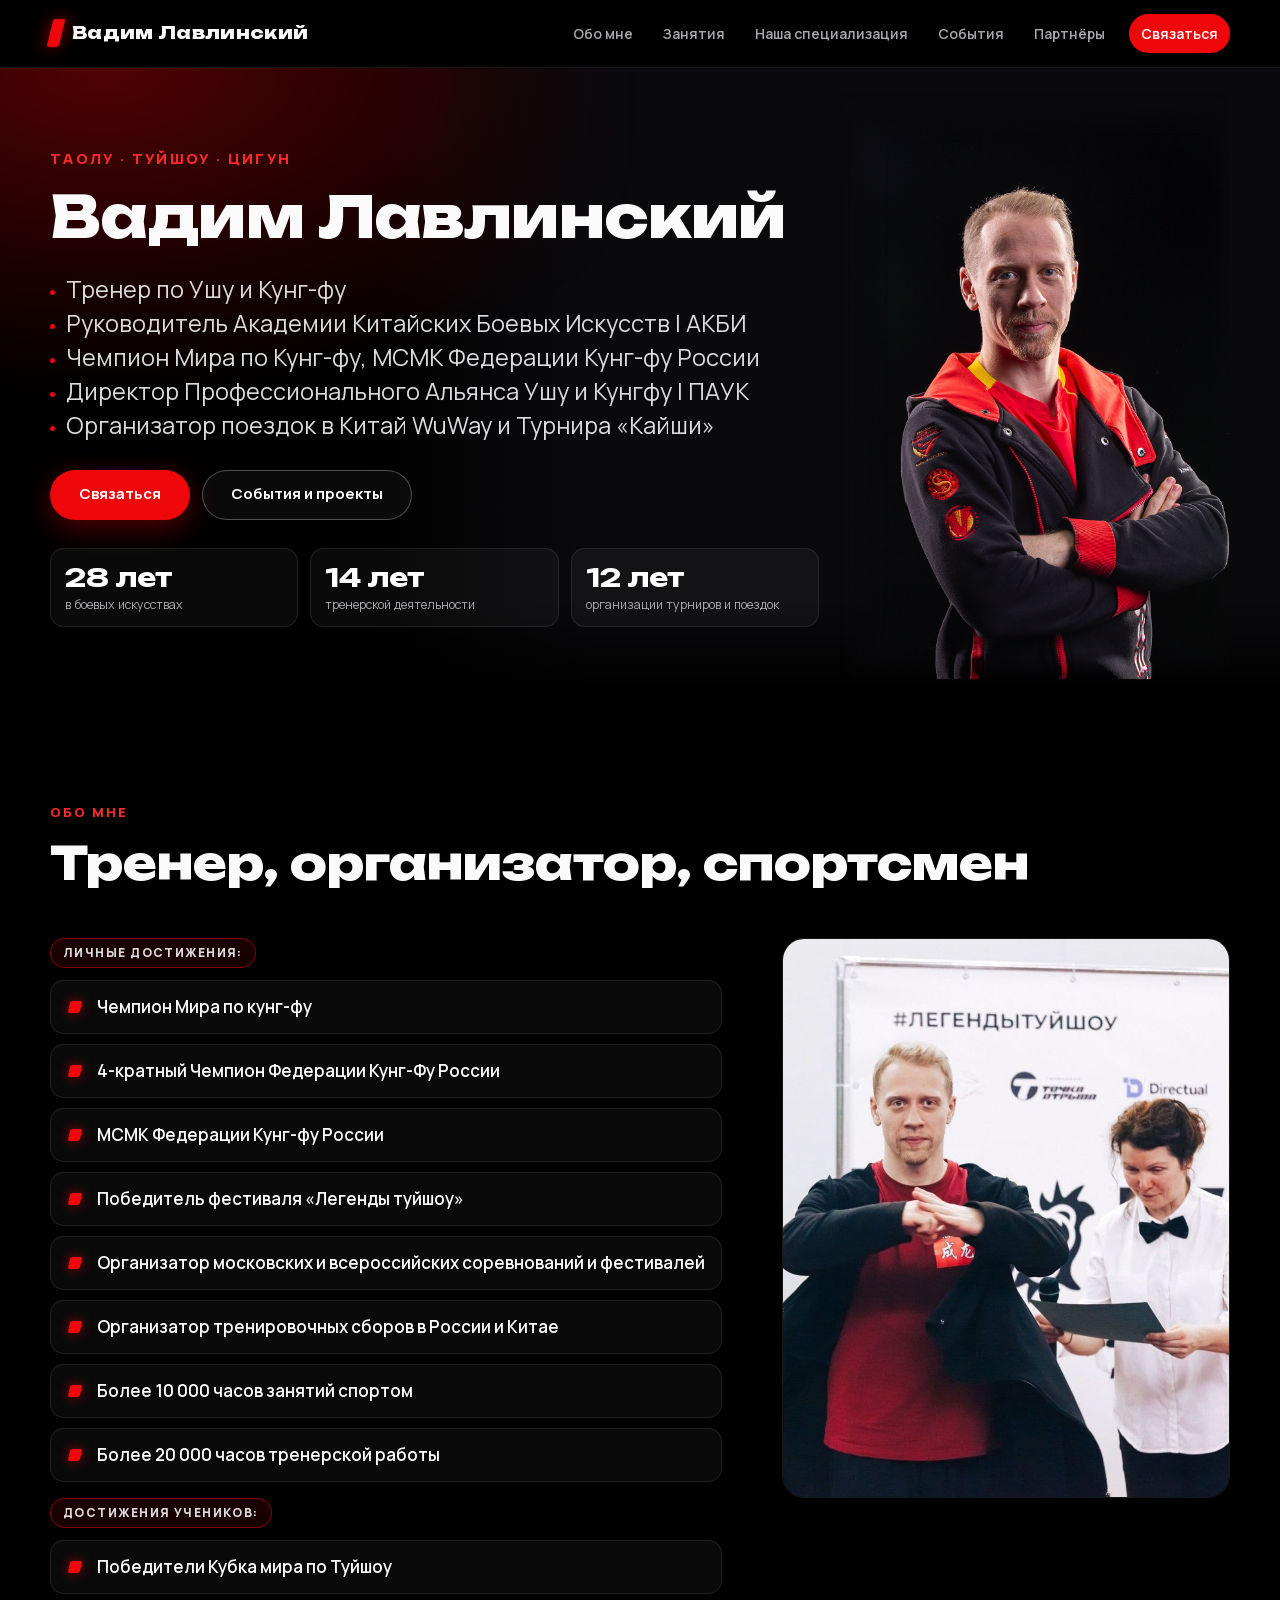
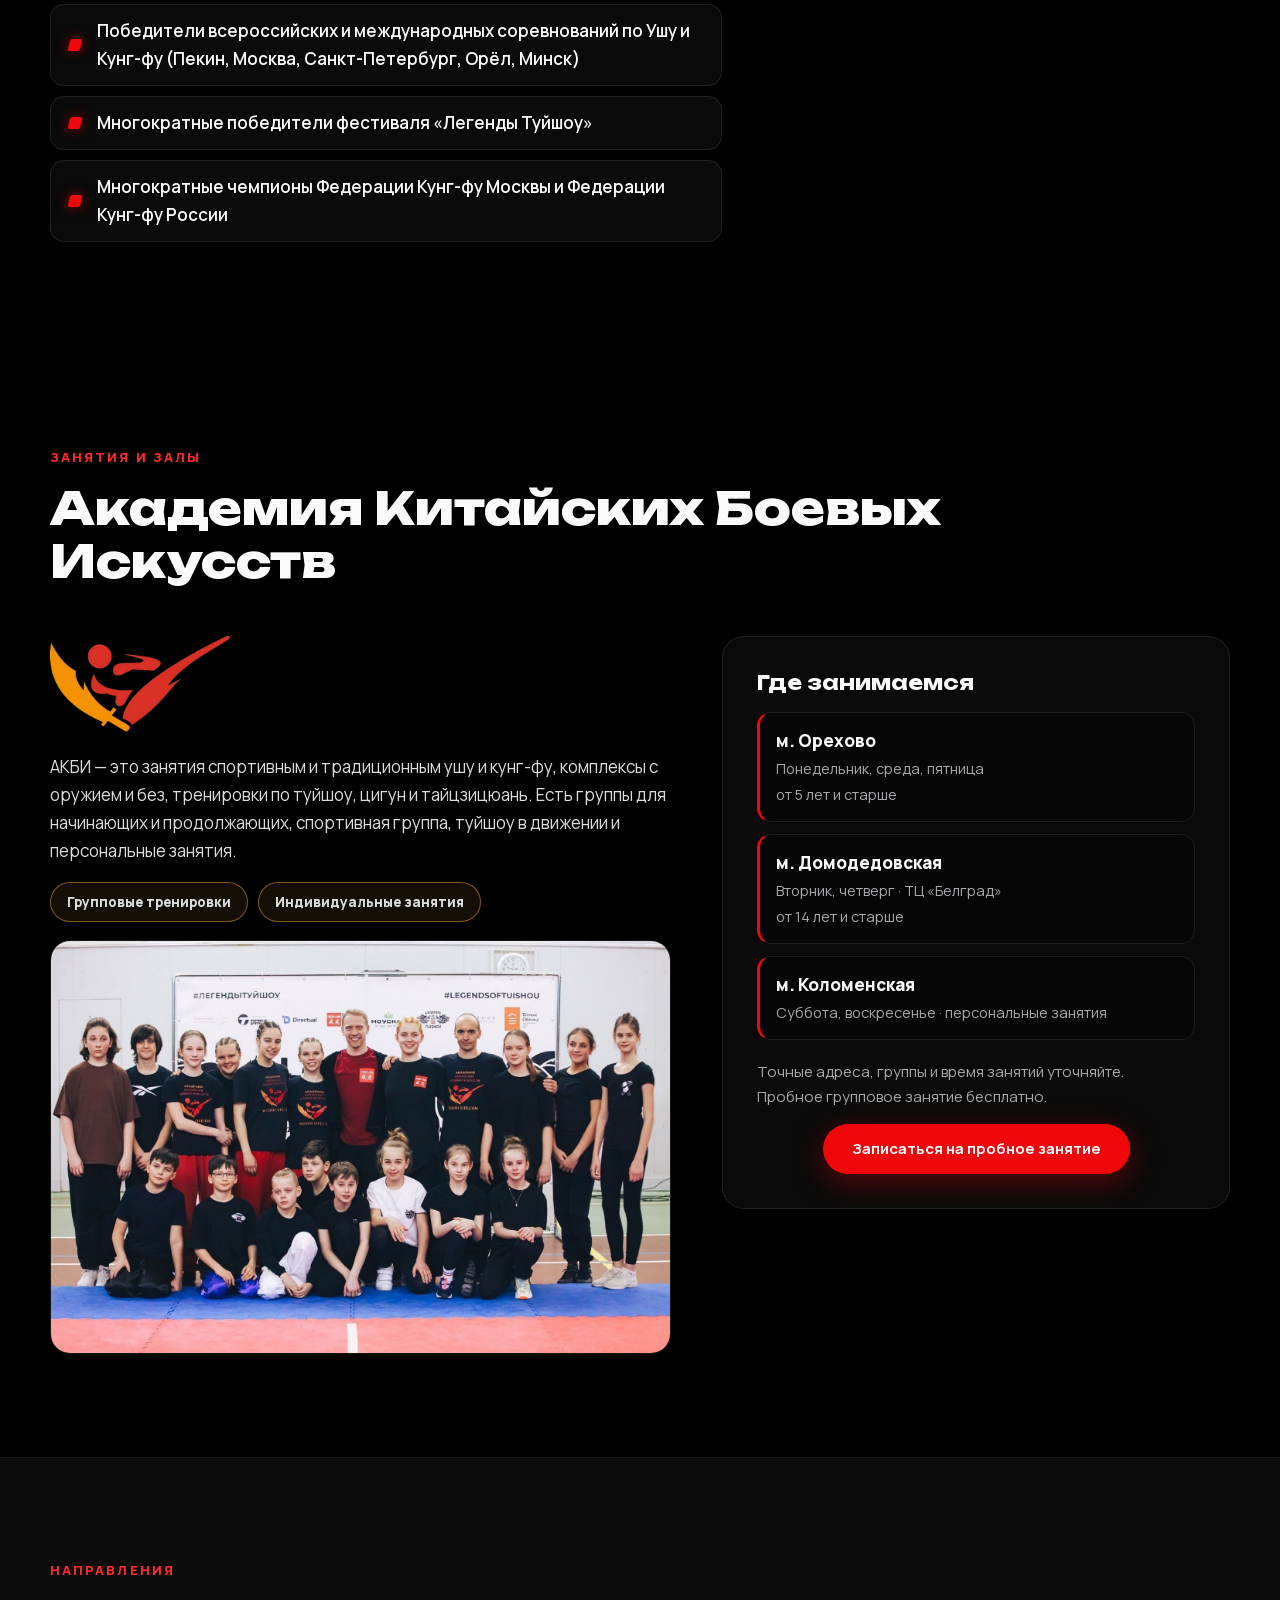
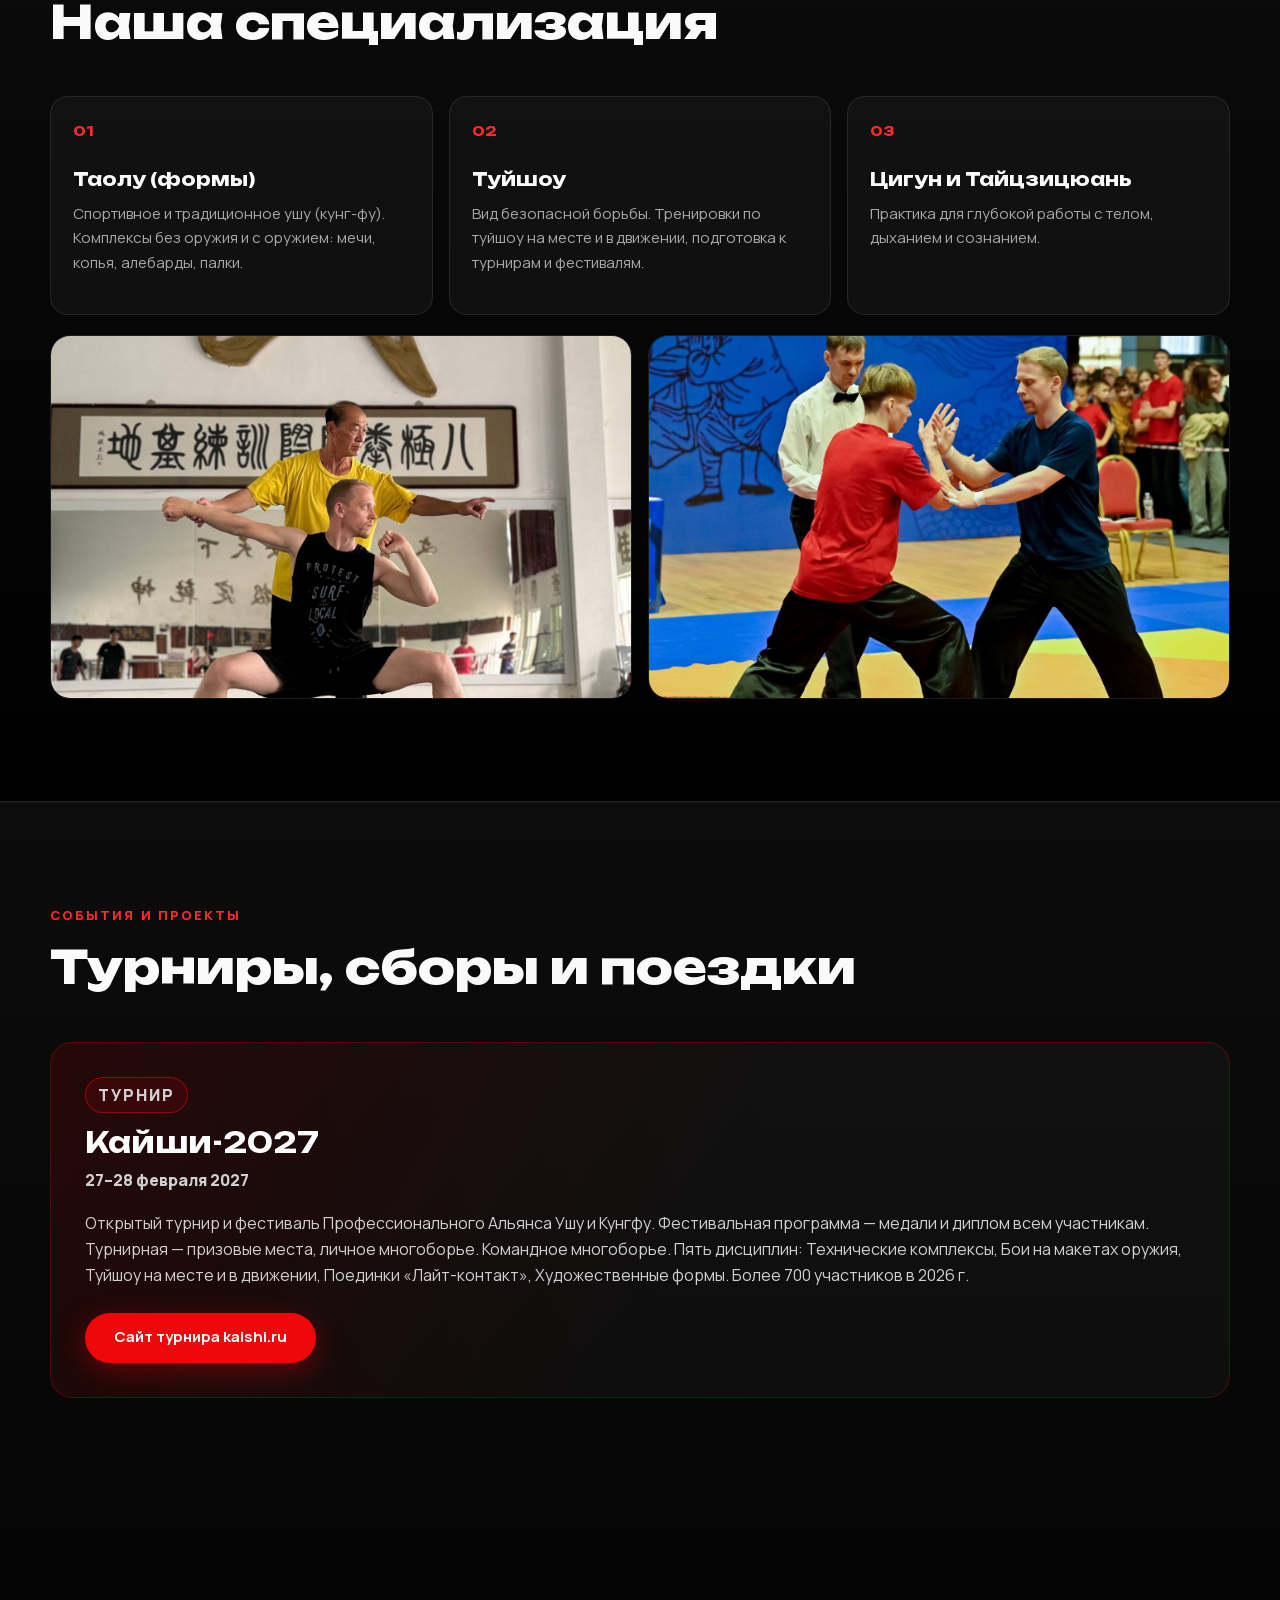
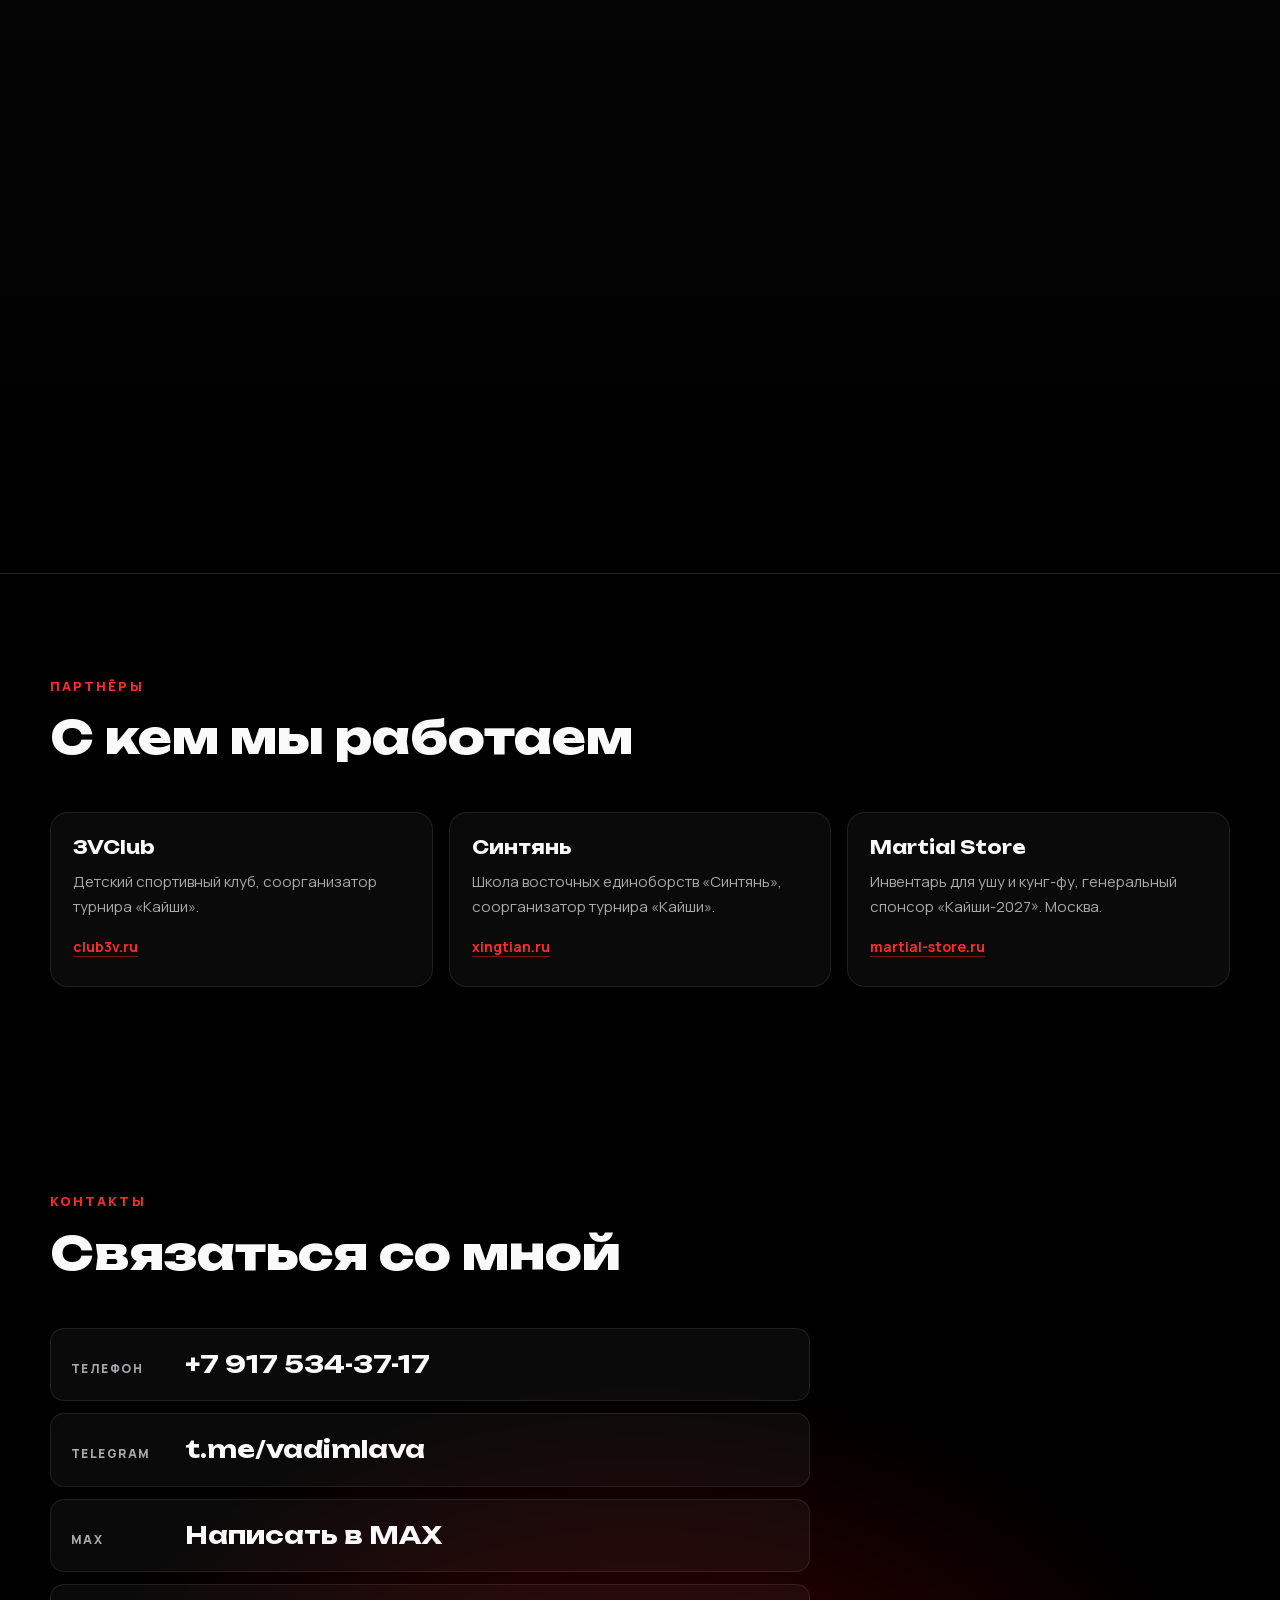
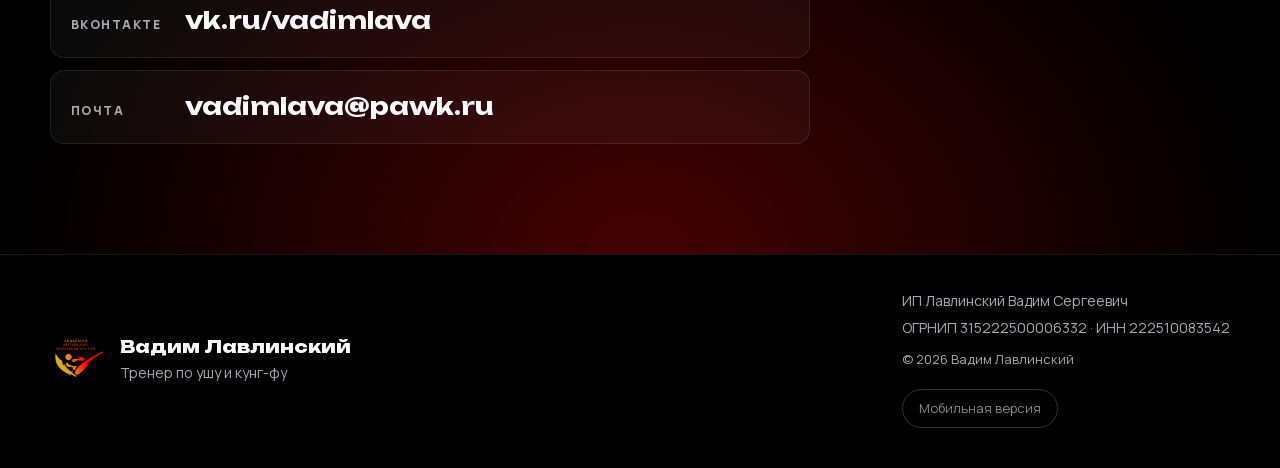
<file: index.html>
<!DOCTYPE html>
<html lang="ru">
<head>
<meta charset="utf-8">
<meta name="viewport" content="width=device-width, initial-scale=1">
<script>try{if(localStorage.getItem('vl-view')==='pc'){document.querySelector('meta[name=viewport]').setAttribute('content','width=1280');}}catch(e){}</script>
<title>Вадим Лавлинский — тренер по Ушу и Кунг-фу</title>
<meta name="description" content="Чемпион Мира по Кунг-фу. Директор ПАУК, руководитель АКБИ, организатор поездок WuWay и Турнира «Кайши».">
<meta name="robots" content="index,follow">
<meta name="theme-color" content="#000000">
<link rel="canonical" href="https://vadimlava.ru/">

<!-- Open Graph / Twitter -->
<meta property="og:type" content="website">
<meta property="og:locale" content="ru_RU">
<meta property="og:site_name" content="Вадим Лавлинский">
<meta property="og:title" content="Тренер по Ушу и Кунг-фу">
<meta property="og:description" content="Чемпион Мира по Кунг-фу. Директор ПАУК, руководитель АКБИ, организатор поездок WuWay и Турнира «Кайши».">
<meta property="og:url" content="https://vadimlava.ru/">
<meta property="og:image" content="https://vadimlava.ru/images/og-image-2e.jpg">
<meta property="og:image:width" content="1200">
<meta property="og:image:height" content="630">
<meta name="twitter:card" content="summary_large_image">
<meta name="twitter:title" content="Тренер по Ушу и Кунг-фу">
<meta name="twitter:description" content="Чемпион Мира по Кунг-фу. Директор ПАУК, руководитель АКБИ, организатор поездок WuWay и Турнира «Кайши».">
<meta name="twitter:image" content="https://vadimlava.ru/images/og-image-2e.jpg">

<!-- Favicon -->
<link rel="icon" href="/favicon.ico" sizes="any">
<link rel="icon" type="image/png" sizes="32x32" href="/images/favicon-32.png">
<link rel="apple-touch-icon" href="/images/apple-touch-icon.png">

<!-- Шрифты: Unbounded (заголовки) и Manrope (текст), лицензия OFL, подключены локально -->
<link rel="preload" href="/fonts/unbounded-cyr.woff2" as="font" type="font/woff2" crossorigin>
<link rel="preload" href="/fonts/manrope-cyr.woff2" as="font" type="font/woff2" crossorigin>
<link rel="stylesheet" href="/css/style.css">
<link rel="stylesheet" href="/css/page-1.css">

<script type="application/ld+json">
{
  "@context": "https://schema.org",
  "@type": "Person",
  "name": "Вадим Лавлинский",
  "jobTitle": "Тренер по ушу и кунг-фу",
  "url": "https://vadimlava.ru/",
  "image": "https://vadimlava.ru/images/photo-portrait.jpg",
  "email": "mailto:vadimlava@pawk.ru",
  "address": { "@type": "PostalAddress", "addressLocality": "Москва", "addressCountry": "RU" },
  "worksFor": { "@type": "Organization", "name": "Академия Китайских Боевых Искусств (АКБИ)" },
  "sameAs": ["https://vk.ru/vadimlava", "https://t.me/vadimlava", "https://kaishi.ru", "https://wuway.ru", "https://max.ru/u/f9LHodD0cOJ7ANbC1PafoKnBYa4mlDvz8qBjpm6jYhuU04yztvBiYkyOMN0"]
}
</script>
</head>
<body class="page-1">

<a class="skip" href="#main">К содержимому</a>

<header class="header" id="top">
  <div class="container header__inner">
    <a class="brand" href="#top" aria-label="Вадим Лавлинский — на главную">
      <span class="brand__mark" aria-hidden="true"></span>
      <span class="brand__text">Вадим Лавлинский</span>
    </a>
    <nav class="nav" id="nav" aria-label="Основное меню">
      <a href="#about">Обо мне</a>
      <a href="#classes">Занятия</a>
      <a href="#directions">Наша специализация</a>
      <a href="#events">События</a>
      <a href="#partners">Партнёры</a>
      <a href="#contacts" class="nav__cta">Связаться</a>
    </nav>
    <button class="burger" id="burger" aria-label="Открыть меню" aria-expanded="false" aria-controls="nav">
      <span></span><span></span><span></span>
    </button>
  </div>
</header>

<main id="main">

<!-- ===================== ГЛАВНАЯ ===================== -->
<section class="hero">
  <div class="container hero__inner">
    <div class="hero__text reveal">
      <p class="eyebrow">Таолу · Туйшоу · Цигун</p>
      <h1>Вадим Лавлинский</h1>
      <p class="hero__lead hero__lead--desk"><span>Тренер по Ушу и Кунг-фу</span><br>
      <span>Руководитель Академии Китайских Боевых Искусств | АКБИ</span><br>
      <span>Чемпион Мира по Кунг-фу, МСМК Федерации Кунг-фу России</span><br>
      <span>Директор Профессионального Альянса Ушу и Кунгфу | ПАУК</span><br>
      <span>Организатор поездок в Китай WuWay и Турнира «Кайши»</span></p>
      <p class="hero__lead hero__lead--phone"><span>Тренер по Ушу и Кунг-фу</span><span>Чемпион Мира по Кунг-фу</span><span>МСМК Федерации Кунг-фу России</span><span>Академия Китайских Боевых Искусств</span><span>Профессиональный Альянс Ушу и Кунгфу</span><span>Поездки в Китай WuWay, Турнир «Кайши»</span></p>
      <div class="hero__actions">
        <a class="btn btn--primary" href="#contacts">Связаться</a>
        <a class="btn btn--ghost" href="#events">События и проекты</a>
      </div>
      <ul class="hero__stats">
        <li><b>28 лет</b><span>в боевых искусствах</span></li>
        <li><b>14 лет</b><span>тренерской деятельности</span></li>
        <li><b>12 лет</b><span>организации турниров и поездок</span></li>
      </ul>
    </div>
    <figure class="hero__photo hero__photo--portrait reveal">
      <img src="/images/photo-portrait.jpg" width="1200" height="1800" alt="Вадим Лавлинский — студийный портрет" fetchpriority="high">
    </figure>
  </div>
</section>

<!-- ===================== ОБО МНЕ ===================== -->
<section class="section" id="about">
  <div class="container">
    <header class="section__head reveal">
      <p class="eyebrow">Обо мне</p>
      <h2>Тренер, организатор, спортсмен</h2>
    </header>
    <div class="about reveal">
      <div class="about__text">
        <div class="achievements">
          <p class="event__tag">Личные достижения:</p>
          <ul>
            <li>Чемпион Мира по кунг-фу</li>
            <li>4-кратный Чемпион Федерации Кунг-Фу России</li>
            <li>МСМК Федерации Кунг-фу России</li>
            <li>Победитель фестиваля «Легенды туйшоу»</li>
            <li>Организатор московских и всероссийских соревнований и фестивалей</li>
            <li>Организатор тренировочных сборов в России и Китае</li>
            <li>Более 10&nbsp;000 часов занятий спортом</li>
            <li>Более 20&nbsp;000 часов тренерской работы</li>
          </ul>
          <p class="event__tag">Достижения учеников:</p>
          <ul>
            <li>Победители Кубка мира по Туйшоу</li>
            <li>Победители всероссийских и международных соревнований по Ушу и Кунг-фу (Пекин, Москва, Санкт-Петербург, Орёл, Минск)</li>
            <li>Многократные победители фестиваля «Легенды Туйшоу»</li>
            <li>Многократные чемпионы Федерации Кунг-фу Москвы и Федерации Кунг-фу России</li>
          </ul>
        </div>
      </div>
      <figure class="about__photo">
        <img src="/images/photo-legends-tuishou.jpg" width="1400" height="933" alt="Выступление на фестивале «Легенды туйшоу»" loading="lazy">
        <!-- ЗАГЛУШКА: фото со старого сайта; подтвердить подпись и участников. -->
      </figure>
    </div>
  </div>
</section>

<!-- ===================== ЗАНЯТИЯ И ЗАЛЫ ===================== -->
<section class="section" id="classes">
  <div class="container">
    <header class="section__head reveal">
      <p class="eyebrow">Занятия и залы</p>
      <h2>Академия Китайских Боевых Искусств</h2>
    </header>
    <div class="academy reveal">
      <div class="academy__intro">
        <img class="academy__logo" src="/images/logo-akbi.png" width="239" height="128" alt="Логотип АКБИ — Академия Китайских Боевых Искусств" loading="lazy">
        <p>АКБИ — это занятия спортивным и традиционным ушу и кунг-фу, комплексы с оружием и без, тренировки по туйшоу, цигун и тайцзицюань. Есть группы для начинающих и продолжающих, спортивная группа, туйшоу в движении и персональные занятия.</p>
        <div class="badge-row">
          <p class="badge badge--warn">Групповые тренировки</p>
          <p class="badge badge--warn">Индивидуальные занятия</p>
        </div>
        <!-- ЗАГЛУШКА: актуальное расписание и цены. Старый сайт wushu-life.tb.ru содержит такие данные (дни и время групп, цены: туйшоу для взрослых 8000 ₽,
             ушу для детей и подростков 5100 ₽, персональные занятия 10000 ₽ — период оплаты на сайте не указан), но они не подтверждены, поэтому на странице их нет.
             Ориентир по времени со старого сайта: начинающие Пн, Пт 16:30–17:30; продолжающие Пн, Ср, Пт 16:30–17:30; спортивная группа Пн, Ср, Пт 17:30–20:00;
             туйшоу в движении Вт, Чт 20:00–22:00 (ТЦ «Белград»); персональные Сб, Вс 9:00–17:00 (м. Коломенская).
             На china548.com/acma указан ещё один зал: ул. Маршала Захарова, 8к1 (начинающие Пн и Пт 16:30–17:30), запись через mos.ru (id 1659847). Что из этого действует — подтвердить. -->
        <figure class="academy__photo">
          <img src="/images/photo-team.jpg" width="1600" height="1066" alt="Команда АКБИ после соревнований" loading="lazy">
          <!-- ВНИМАНИЕ: на фото дети. Перед публикацией получить подтверждение Вадима, что фото можно размещать. -->
        </figure>
      </div>
      <div class="halls">
        <h3>Где занимаемся</h3>
        <ul class="hall-list">
          <li class="hall">
            <span class="hall__metro">м. Орехово</span>
            <span class="hall__days">Понедельник, среда, пятница</span>
            <span class="hall__days">от 5 лет и старше</span>
          </li>
          <li class="hall">
            <span class="hall__metro">м. Домодедовская</span>
            <span class="hall__days">Вторник, четверг · ТЦ «Белград»</span>
            <span class="hall__days">от 14 лет и старше</span>
          </li>
          <li class="hall">
            <span class="hall__metro">м. Коломенская</span>
            <span class="hall__days">Суббота, воскресенье · персональные занятия</span>
          </li>
        </ul>
        <p class="note">Точные адреса, группы и время занятий уточняйте.<br>Пробное групповое занятие бесплатно.</p>
        <!-- ЗАГЛУШКА: дни и метро взяты со старого сайта wushu-life.tb.ru, точные адреса залов не указывались. Подтвердить актуальность. -->
        <a class="btn btn--primary" href="#contacts">Записаться на пробное занятие</a>
        <!-- ЗАГЛУШКА: наличие и условия пробного занятия не подтверждены. Если пробного нет, заменить текст кнопки на «Узнать о записи». -->
      </div>
    </div>
  </div>
</section>

<!-- ===================== НАПРАВЛЕНИЯ ===================== -->
<section class="section section--alt" id="directions">
  <div class="container">
    <header class="section__head reveal">
      <p class="eyebrow">Направления</p>
      <h2>Наша специализация</h2>
    </header>
    <div class="cards cards--3">
      <article class="card reveal">
        <span class="card__num">01</span>
        <h3>Таолу (формы)</h3>
        <p>Спортивное и традиционное ушу (кунг-фу). Комплексы без оружия и с оружием: мечи, копья, алебарды, палки.</p>
      </article>
      <article class="card reveal">
        <span class="card__num">02</span>
        <h3>Туйшоу</h3>
        <p>Вид безопасной борьбы. Тренировки по туйшоу на месте и в движении, подготовка к турнирам и фестивалям.</p>
      </article>
      <article class="card reveal">
        <span class="card__num">03</span>
        <h3>Цигун и Тайцзицюань</h3>
        <p>Практика для глубокой работы с телом, дыханием и сознанием.</p>
      </article>
    </div>
    <div class="gallery reveal">
      <figure><img src="/images/photo-practice.jpg" width="1400" height="1400" alt="Парная практика туйшоу в зале" loading="lazy"></figure>
      <figure><img src="/images/photo-competition.jpg" width="1400" height="1400" alt="Поединок туйшоу на соревнованиях" loading="lazy"></figure>
      <!-- ЗАГЛУШКА: фото со старого сайта wushu-life.tb.ru, подписи нейтральные. Заменить на актуальные при наличии. -->
    </div>
  </div>
</section>

<!-- ===================== СОБЫТИЯ И ПРОЕКТЫ ===================== -->
<section class="section section--alt" id="events">
  <div class="container">
    <header class="section__head reveal">
      <p class="eyebrow">События и проекты</p>
      <h2>Турниры, сборы и поездки</h2>
    </header>
    <div class="events">

      <article class="event event--main reveal">
        <p class="event__tag">Турнир</p>
        <h3>Кайши-2027</h3>
        <p class="event__date">27–28 февраля 2027</p>
        <p>Открытый турнир и фестиваль Профессионального Альянса Ушу и Кунгфу. Фестивальная программа — медали и диплом всем участникам. Турнирная — призовые места, личное многоборье. Командное многоборье. Пять дисциплин: Технические комплексы, Бои на макетах оружия, Туйшоу на месте и в движении, Поединки «Лайт-контакт», Художественные формы. Более 700 участников в 2026 г.</p>
        <!-- ПРОВЕРИТЬ: на kaishi.ru регистрация на момент проверки «ожидалась» (не была открыта). Дата, площадка и сроки заявок по состоянию на 28.10.2026. -->
        <a class="btn btn--primary" href="https://kaishi.ru" target="_blank" rel="noopener">Сайт турнира kaishi.ru</a>
      </article>

      <article class="event reveal">
        <p class="event__tag">Сборы</p>
        <h3>Сборы на Вазузе</h3>
        <p class="event__date">25 июля — 14 августа 2027</p>
        <p>Учебно-тренировочные сборы на Вазузском водохранилище около г. Зубцова, примерно в 250 км от Москвы. Две-три тренировки в день: комплексы, растяжка, физическая подготовка, туйшоу, тайцзи. Четырёхразовое питание, купание и активный отдых.</p>
        <a class="link" href="https://vadimlava.ru/vazuza/" target="_blank" rel="noopener">Подробности и частые вопросы</a>
      </article>

      <article class="event reveal">
        <p class="event__tag">Поездки</p>
        <h3>Тренировки в Китае</h3>
        <p class="event__date">wuway.ru</p>
        <p>Тренировки с лучшими мастерами. Постоянный доступ к тренировочному залу. Глубокое погружение в культуру Китая. Подходит новичкам и профессионалам. Подробности на сайте проекта.</p>
        <!-- ПРОВЕРИТЬ: на wuway.ru организаторы не названы, участие Вадима — по его словам. Даты и цены сознательно не указаны (на сайте не указан год). -->
        <a class="link" href="https://wuway.ru" target="_blank" rel="noopener">Перейти на wuway.ru</a>
      </article>

      <article class="event event--pauk reveal">
        <img src="/images/logo-pauk.png" width="400" height="400" alt="Логотип ПАУК — Профессиональный Альянс Ушу и Кунгфу" loading="lazy">
        <div>
          <p class="event__tag">Организация</p>
          <h3>ПАУК</h3>
          <p>Профессиональный Альянс Ушу и Кунгфу. Готовим большой проект для всех, кто ценит китайские боевые искусства, готов к сотрудничеству и развитию в этой сфере.</p>
          <a class="link" href="https://pawk.ru" target="_blank" rel="noopener">pawk.ru</a>
          <!-- ПРОВЕРИТЬ: описание ПАУК составлено осторожно, без данных с pawk.ru (черновик будущего сайта). Дать Вадиму утвердить формулировку. -->
        </div>
      </article>

    </div>
  </div>
</section>

<!-- ===================== ПАРТНЁРЫ ===================== -->
<section class="section" id="partners">
  <div class="container">
    <header class="section__head reveal">
      <p class="eyebrow">Партнёры</p>
      <h2>С кем мы работаем</h2>
    </header>
    <div class="cards cards--3">
      <article class="card reveal">
        <h3>3VClub</h3>
        <p>Детский спортивный клуб, соорганизатор турнира «Кайши».</p>
        <a class="link" href="https://club3v.ru" target="_blank" rel="noopener">club3v.ru</a>
      </article>
      <article class="card reveal">
        <h3>Синтянь</h3>
        <p>Школа восточных единоборств «Синтянь», соорганизатор турнира «Кайши».</p>
        <a class="link" href="https://xingtian.ru" target="_blank" rel="noopener">xingtian.ru</a>
      </article>
      <article class="card reveal">
        <h3>Martial Store</h3>
        <p>Инвентарь для ушу и кунг-фу, генеральный спонсор «Кайши-2027». Москва.</p>
        <a class="link" href="https://martial-store.ru" target="_blank" rel="noopener">martial-store.ru</a>
      </article>
    </div>
    <!-- ПРОВЕРИТЬ: на ссылки на club3v.ru и xingtian.ru нужно согласие партнёров и подтверждение формулировок. Логотипы партнёров намеренно не использованы. -->
  </div>
</section>

<!-- ===================== КОНТАКТЫ ===================== -->
<section class="section section--contact" id="contacts">
  <div class="container">
    <header class="section__head reveal">
      <p class="eyebrow">Контакты</p>
      <h2>Связаться со мной</h2>
    </header>
    <div class="contacts reveal">
      <!-- ПРОВЕРИТЬ: телефон и почта взяты со старого сайта wushu-life.tb.ru (там записаны как +7 (917) 53-43-717). Подтвердить у Вадима, что их можно публиковать. -->
      <ul class="contact-list">
        <li>
          <span class="contact-list__label">Телефон</span>
          <a href="tel:+79175343717">+7 917 534-37-17</a>
        </li>
        <li>
          <span class="contact-list__label">Telegram</span>
          <a href="https://t.me/vadimlava" target="_blank" rel="noopener">t.me/vadimlava</a>
        </li>
        <li>
          <span class="contact-list__label">MAX</span>
          <a href="https://max.ru/u/f9LHodD0cOJ7ANbC1PafoKnBYa4mlDvz8qBjpm6jYhuU04yztvBiYkyOMN0" target="_blank" rel="noopener">Написать в МАХ</a>
        </li>
        <li>
          <span class="contact-list__label">ВКонтакте</span>
          <a href="https://vk.ru/vadimlava" target="_blank" rel="noopener">vk.ru/vadimlava</a>
        </li>
        <li>
          <span class="contact-list__label">Почта</span>
          <a href="mailto:vadimlava@pawk.ru">vadimlava@pawk.ru</a>
        </li>
      </ul>
    </div>
  </div>
</section>

</main>

<footer class="footer">
  <div class="container footer__inner">
    <div class="footer__brand">
      <img src="/images/logo-akbi-round.png" width="64" height="64" alt="" loading="lazy">
      <div>
        <p class="footer__name">Вадим Лавлинский</p>
        <p class="footer__sub">Тренер по ушу и кунг-фу</p>
      </div>
    </div>
    <div class="footer__legal">
      <p>ИП Лавлинский Вадим Сергеевич</p>
      <p>ОГРНИП 315222500006332 · ИНН 222510083542</p>
      <p class="footer__copy">© 2026 Вадим Лавлинский</p>
      <button type="button" class="view-toggle" id="viewToggle">Версия для ПК</button>
    </div>
  </div>
</footer>

<script src="/js/main.js"></script>
<script>
(function(){
  var b=document.getElementById('viewToggle'); if(!b) return;
  var pc=false; try{pc=localStorage.getItem('vl-view')==='pc';}catch(e){}
  var phone=Math.min(screen.width,screen.height)<900;
  if(phone||pc){
    b.textContent=pc?'Мобильная версия':'Версия для ПК';
    b.onclick=function(){
      try{ if(pc){localStorage.removeItem('vl-view');}else{localStorage.setItem('vl-view','pc');} }catch(e){}
      location.reload();
    };
  } else {
    b.textContent='Мобильная версия';
    b.onclick=function(){ window.open(location.href,'vl_mobile','width=390,height=844'); };
  }
})();
</script>
</body>
</html>
</file>
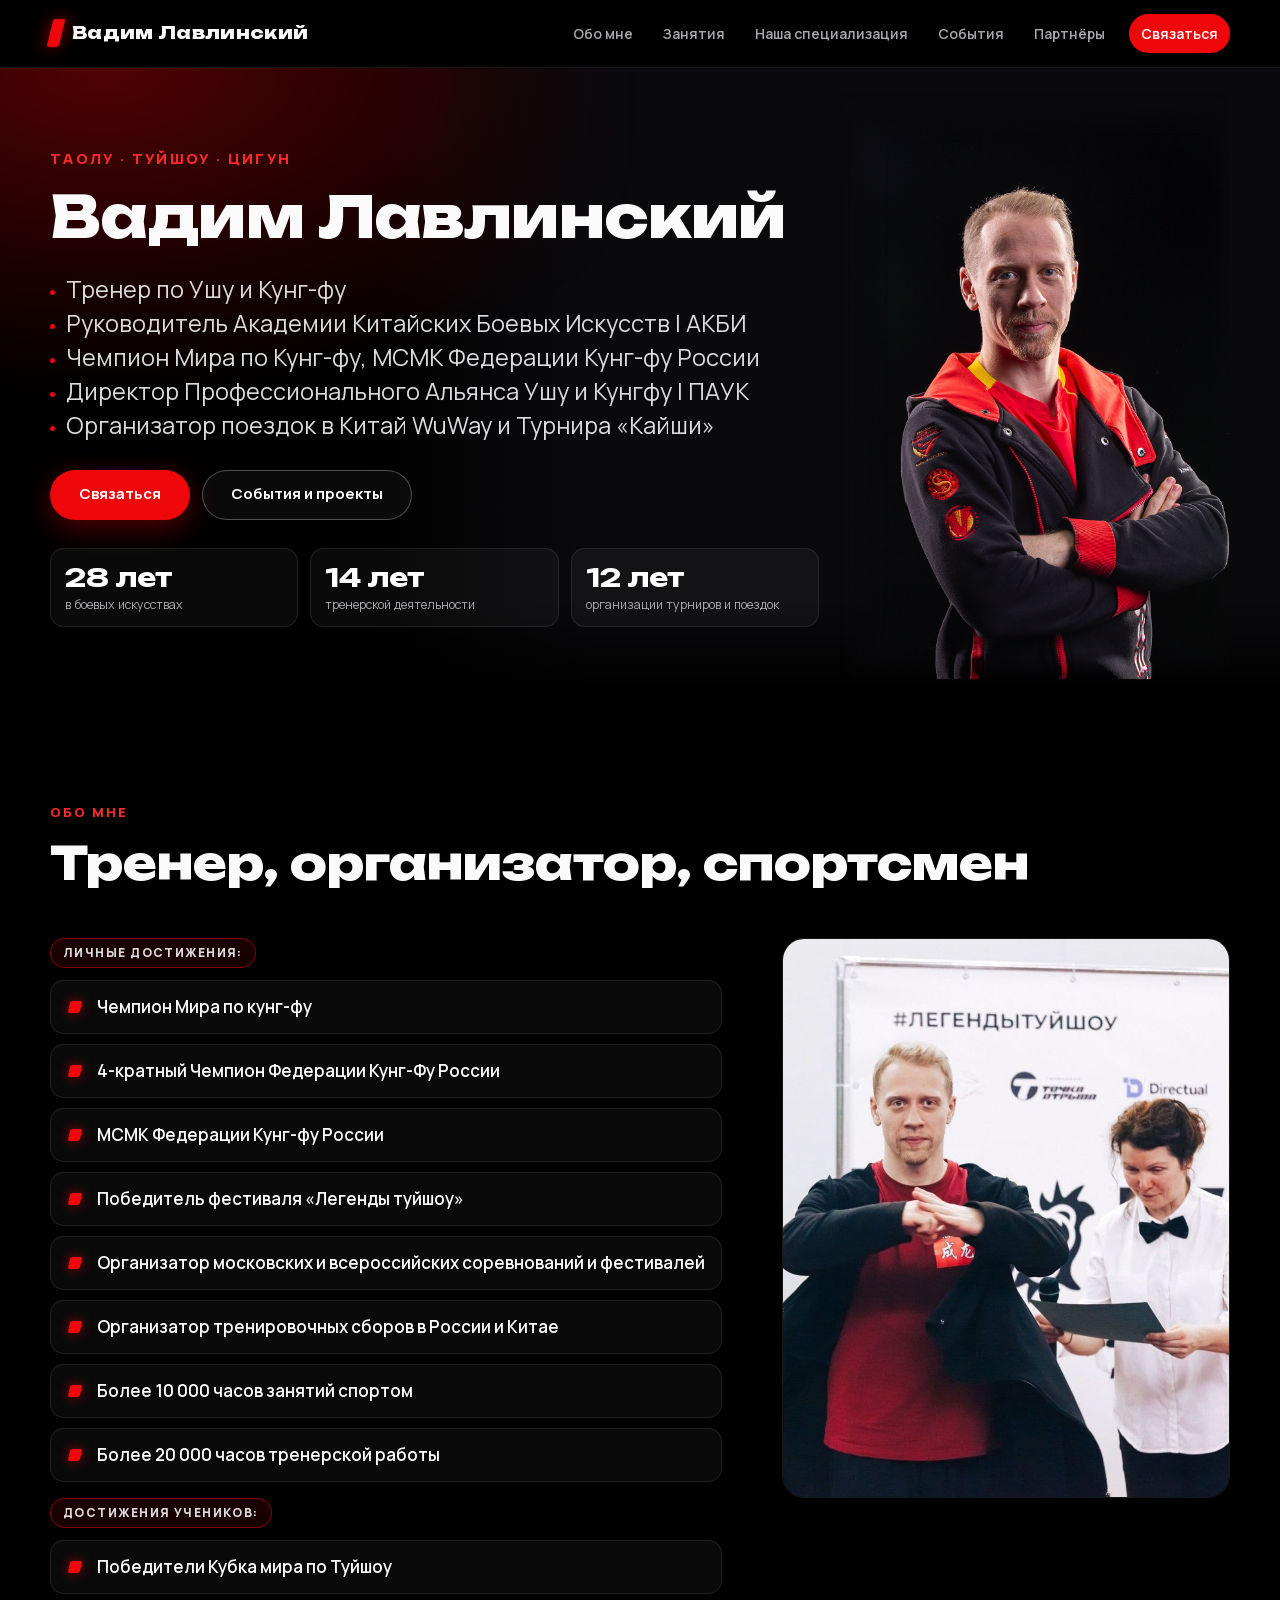
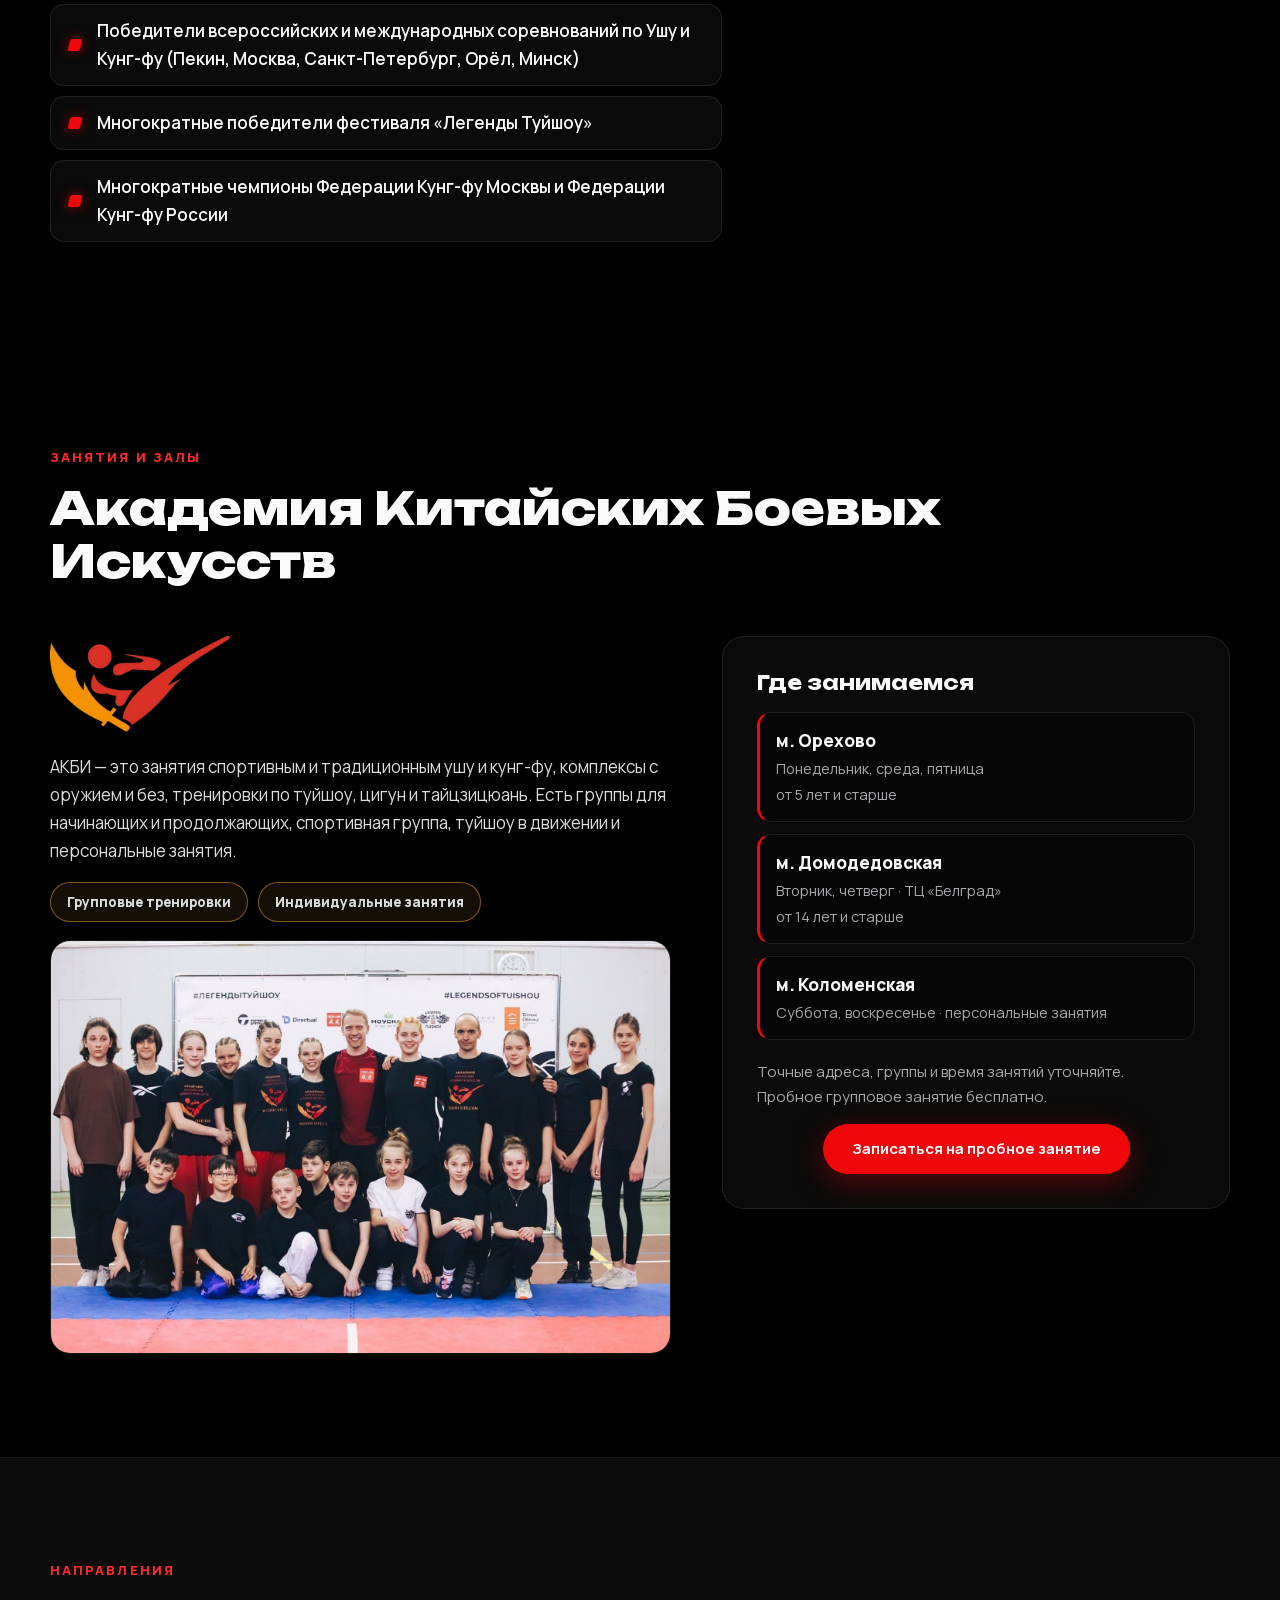
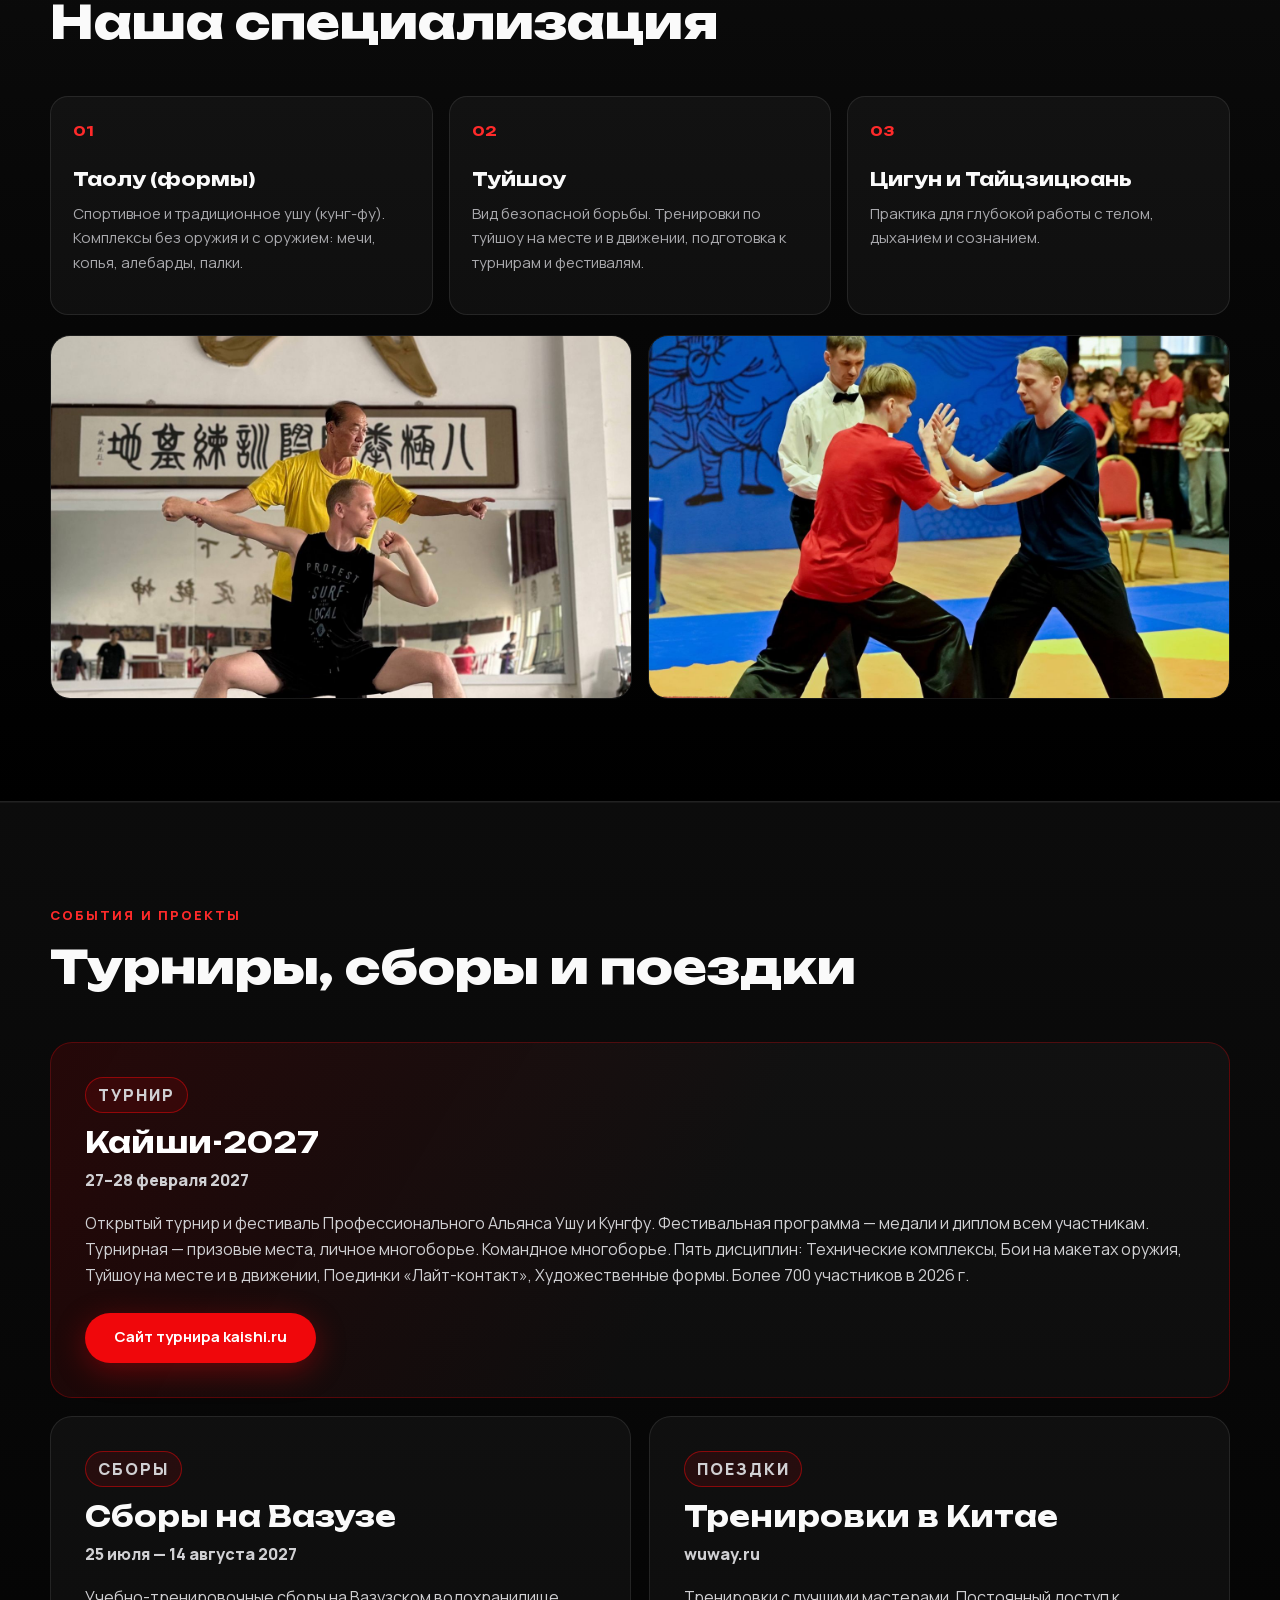
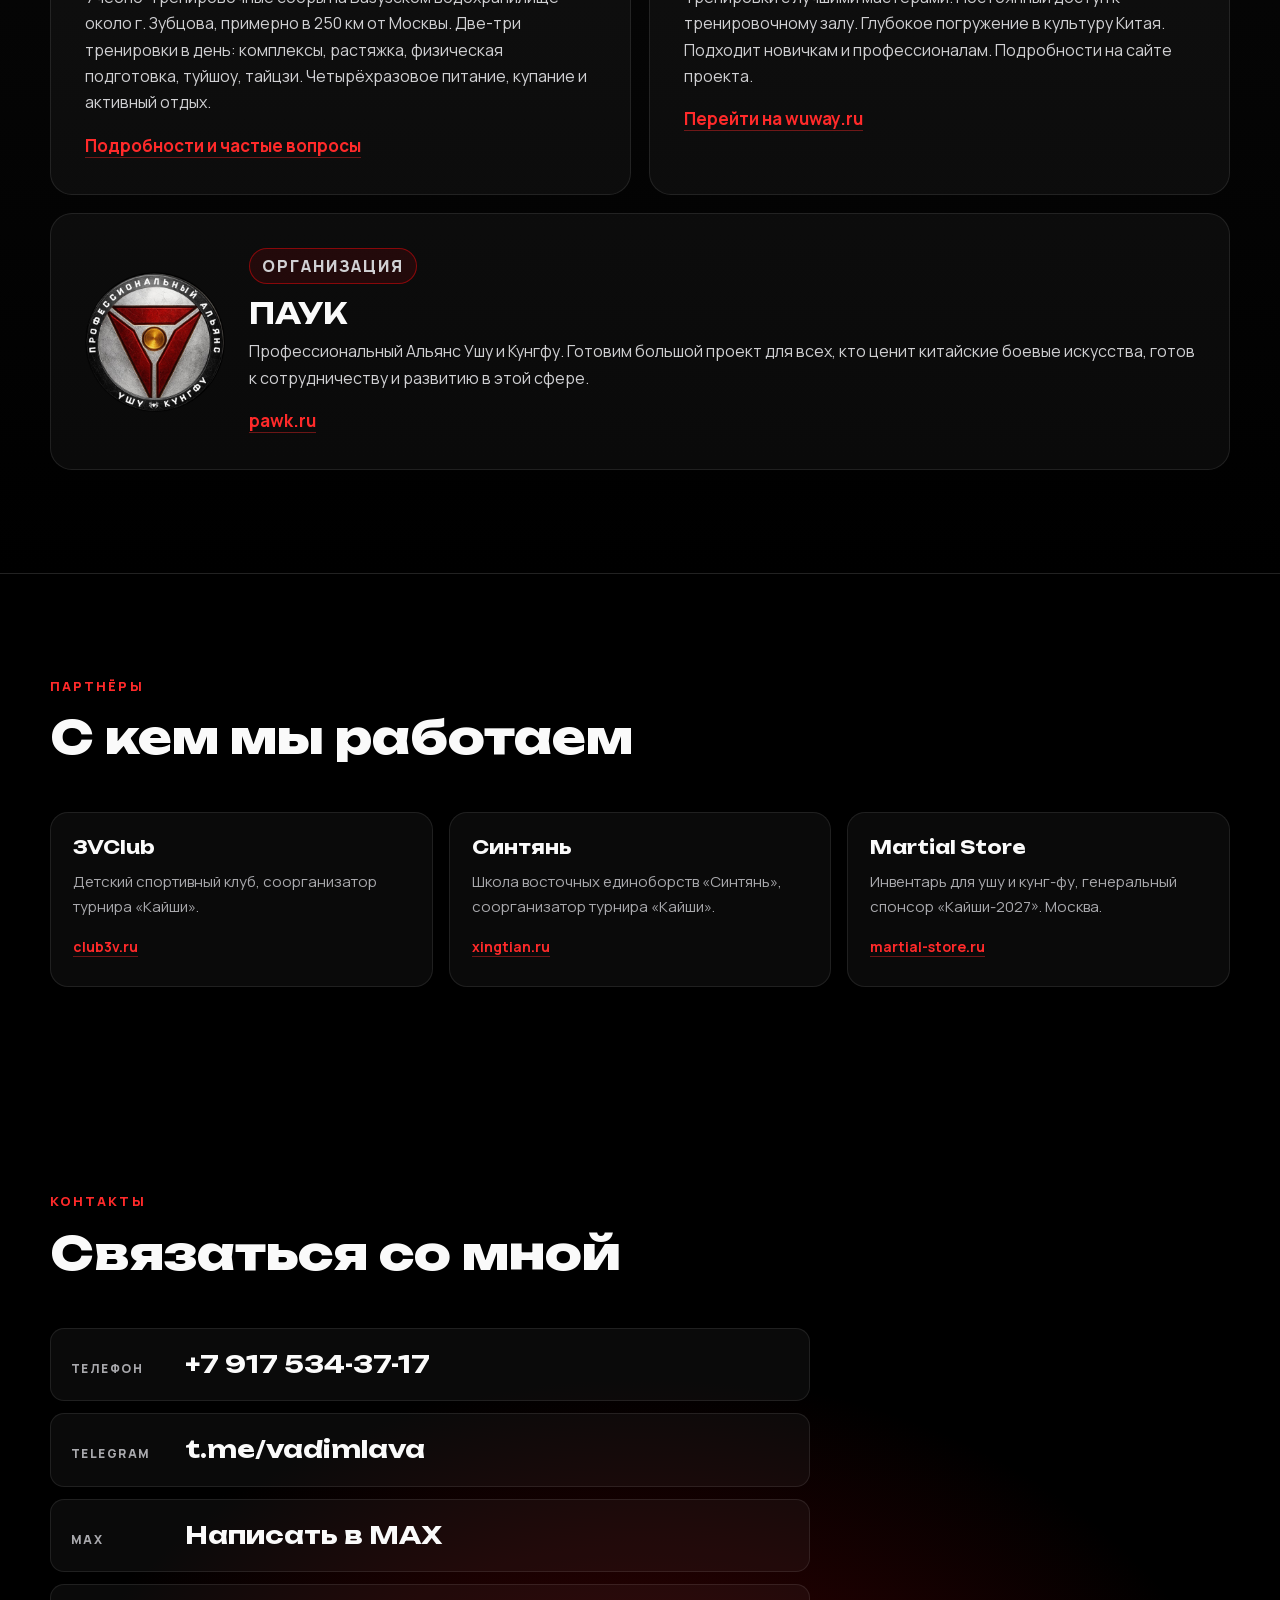
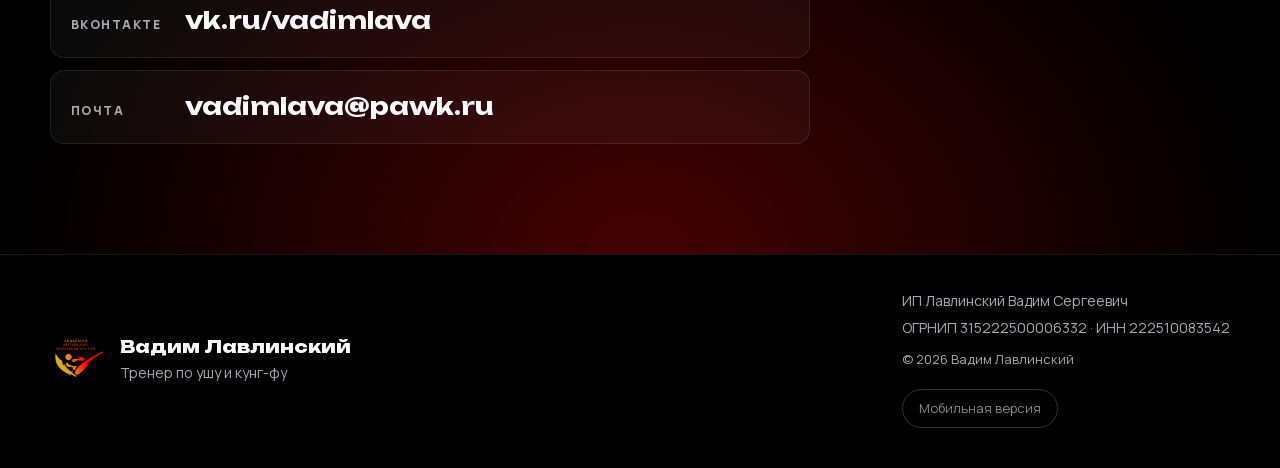
<file: 1/index.html>
<!DOCTYPE html>
<html lang="ru">
<head>
<meta charset="utf-8">
<meta name="viewport" content="width=device-width, initial-scale=1">
<script>try{if(localStorage.getItem('vl-view')==='pc'){document.querySelector('meta[name=viewport]').setAttribute('content','width=1280');}}catch(e){}</script>
<title>Вадим Лавлинский — тренер по Ушу и Кунг-фу</title>
<meta name="description" content="Чемпион Мира по Кунг-фу. Директор ПАУК, руководитель АКБИ, организатор поездок WuWay и Турнира «Кайши».">
<meta name="robots" content="noindex,nofollow">
<meta name="theme-color" content="#000000">
<link rel="canonical" href="https://vadimlava.ru/1/">

<!-- Open Graph / Twitter -->
<meta property="og:type" content="website">
<meta property="og:locale" content="ru_RU">
<meta property="og:site_name" content="Вадим Лавлинский">
<meta property="og:title" content="Тренер по Ушу и Кунг-фу">
<meta property="og:description" content="Чемпион Мира по Кунг-фу. Директор ПАУК, руководитель АКБИ, организатор поездок WuWay и Турнира «Кайши».">
<meta property="og:url" content="https://vadimlava.ru/1/">
<meta property="og:image" content="https://vadimlava.ru/images/og-image-2e.jpg">
<meta property="og:image:width" content="1200">
<meta property="og:image:height" content="630">
<meta name="twitter:card" content="summary_large_image">
<meta name="twitter:title" content="Тренер по Ушу и Кунг-фу">
<meta name="twitter:description" content="Чемпион Мира по Кунг-фу. Директор ПАУК, руководитель АКБИ, организатор поездок WuWay и Турнира «Кайши».">
<meta name="twitter:image" content="https://vadimlava.ru/images/og-image-2e.jpg">

<!-- Favicon -->
<link rel="icon" href="/favicon.ico" sizes="any">
<link rel="icon" type="image/png" sizes="32x32" href="/images/favicon-32.png">
<link rel="apple-touch-icon" href="/images/apple-touch-icon.png">

<!-- Шрифты: Unbounded (заголовки) и Manrope (текст), лицензия OFL, подключены локально -->
<link rel="preload" href="/fonts/unbounded-cyr.woff2" as="font" type="font/woff2" crossorigin>
<link rel="preload" href="/fonts/manrope-cyr.woff2" as="font" type="font/woff2" crossorigin>
<link rel="stylesheet" href="/css/style.css">
<link rel="stylesheet" href="/css/page-1.css">

<script type="application/ld+json">
{
  "@context": "https://schema.org",
  "@type": "Person",
  "name": "Вадим Лавлинский",
  "jobTitle": "Тренер по ушу и кунг-фу",
  "url": "https://vadimlava.ru/",
  "image": "https://vadimlava.ru/images/photo-portrait.jpg",
  "email": "mailto:vadimlava@pawk.ru",
  "address": { "@type": "PostalAddress", "addressLocality": "Москва", "addressCountry": "RU" },
  "worksFor": { "@type": "Organization", "name": "Академия Китайских Боевых Искусств (АКБИ)" },
  "sameAs": ["https://vk.ru/vadimlava", "https://t.me/vadimlava", "https://kaishi.ru", "https://wuway.ru", "https://max.ru/u/f9LHodD0cOJ7ANbC1PafoKnBYa4mlDvz8qBjpm6jYhuU04yztvBiYkyOMN0"]
}
</script>
</head>
<body class="page-1">

<a class="skip" href="#main">К содержимому</a>

<header class="header" id="top">
  <div class="container header__inner">
    <a class="brand" href="#top" aria-label="Вадим Лавлинский — на главную">
      <span class="brand__mark" aria-hidden="true"></span>
      <span class="brand__text">Вадим Лавлинский</span>
    </a>
    <nav class="nav" id="nav" aria-label="Основное меню">
      <a href="#about">Обо мне</a>
      <a href="#classes">Занятия</a>
      <a href="#directions">Наша специализация</a>
      <a href="#events">События</a>
      <a href="#partners">Партнёры</a>
      <a href="#contacts" class="nav__cta">Связаться</a>
    </nav>
    <button class="burger" id="burger" aria-label="Открыть меню" aria-expanded="false" aria-controls="nav">
      <span></span><span></span><span></span>
    </button>
  </div>
</header>

<main id="main">

<!-- ===================== ГЛАВНАЯ ===================== -->
<section class="hero">
  <div class="container hero__inner">
    <div class="hero__text reveal">
      <p class="eyebrow">Таолу · Туйшоу · Цигун</p>
      <h1>Вадим Лавлинский</h1>
      <p class="hero__lead hero__lead--desk"><span>Тренер по Ушу и Кунг-фу</span><br>
      <span>Руководитель Академии Китайских Боевых Искусств | АКБИ</span><br>
      <span>Чемпион Мира по Кунг-фу, МСМК Федерации Кунг-фу России</span><br>
      <span>Директор Профессионального Альянса Ушу и Кунгфу | ПАУК</span><br>
      <span>Организатор поездок в Китай WuWay и Турнира «Кайши»</span></p>
      <p class="hero__lead hero__lead--phone"><span>Тренер по Ушу и Кунг-фу</span><span>Чемпион Мира по Кунг-фу</span><span>МСМК Федерации Кунг-фу России</span><span>Академия Китайских Боевых Искусств</span><span>Профессиональный Альянс Ушу и Кунгфу</span><span>Поездки в Китай WuWay, Турнир «Кайши»</span></p>
      <div class="hero__actions">
        <a class="btn btn--primary" href="#contacts">Связаться</a>
        <a class="btn btn--ghost" href="#events">События и проекты</a>
      </div>
      <ul class="hero__stats">
        <li><b>28 лет</b><span>в боевых искусствах</span></li>
        <li><b>14 лет</b><span>тренерской деятельности</span></li>
        <li><b>12 лет</b><span>организации турниров и поездок</span></li>
      </ul>
    </div>
    <figure class="hero__photo hero__photo--portrait reveal">
      <img src="/images/photo-portrait.jpg" width="1200" height="1800" alt="Вадим Лавлинский — студийный портрет" fetchpriority="high">
    </figure>
  </div>
</section>

<!-- ===================== ОБО МНЕ ===================== -->
<section class="section" id="about">
  <div class="container">
    <header class="section__head reveal">
      <p class="eyebrow">Обо мне</p>
      <h2>Тренер, организатор, спортсмен</h2>
    </header>
    <div class="about reveal">
      <div class="about__text">
        <div class="achievements">
          <p class="event__tag">Личные достижения:</p>
          <ul>
            <li>Чемпион Мира по кунг-фу</li>
            <li>4-кратный Чемпион Федерации Кунг-Фу России</li>
            <li>МСМК Федерации Кунг-фу России</li>
            <li>Победитель фестиваля «Легенды туйшоу»</li>
            <li>Организатор московских и всероссийских соревнований и фестивалей</li>
            <li>Организатор тренировочных сборов в России и Китае</li>
            <li>Более 10&nbsp;000 часов занятий спортом</li>
            <li>Более 20&nbsp;000 часов тренерской работы</li>
          </ul>
          <p class="event__tag">Достижения учеников:</p>
          <ul>
            <li>Победители Кубка мира по Туйшоу</li>
            <li>Победители всероссийских и международных соревнований по Ушу и Кунг-фу (Пекин, Москва, Санкт-Петербург, Орёл, Минск)</li>
            <li>Многократные победители фестиваля «Легенды Туйшоу»</li>
            <li>Многократные чемпионы Федерации Кунг-фу Москвы и Федерации Кунг-фу России</li>
          </ul>
        </div>
      </div>
      <figure class="about__photo">
        <img src="/images/photo-legends-tuishou.jpg" width="1400" height="933" alt="Выступление на фестивале «Легенды туйшоу»" loading="lazy">
        <!-- ЗАГЛУШКА: фото со старого сайта; подтвердить подпись и участников. -->
      </figure>
    </div>
  </div>
</section>

<!-- ===================== ЗАНЯТИЯ И ЗАЛЫ ===================== -->
<section class="section" id="classes">
  <div class="container">
    <header class="section__head reveal">
      <p class="eyebrow">Занятия и залы</p>
      <h2>Академия Китайских Боевых Искусств</h2>
    </header>
    <div class="academy reveal">
      <div class="academy__intro">
        <img class="academy__logo" src="/images/logo-akbi.png" width="239" height="128" alt="Логотип АКБИ — Академия Китайских Боевых Искусств" loading="lazy">
        <p>АКБИ — это занятия спортивным и традиционным ушу и кунг-фу, комплексы с оружием и без, тренировки по туйшоу, цигун и тайцзицюань. Есть группы для начинающих и продолжающих, спортивная группа, туйшоу в движении и персональные занятия.</p>
        <div class="badge-row">
          <p class="badge badge--warn">Групповые тренировки</p>
          <p class="badge badge--warn">Индивидуальные занятия</p>
        </div>
        <!-- ЗАГЛУШКА: актуальное расписание и цены. Старый сайт wushu-life.tb.ru содержит такие данные (дни и время групп, цены: туйшоу для взрослых 8000 ₽,
             ушу для детей и подростков 5100 ₽, персональные занятия 10000 ₽ — период оплаты на сайте не указан), но они не подтверждены, поэтому на странице их нет.
             Ориентир по времени со старого сайта: начинающие Пн, Пт 16:30–17:30; продолжающие Пн, Ср, Пт 16:30–17:30; спортивная группа Пн, Ср, Пт 17:30–20:00;
             туйшоу в движении Вт, Чт 20:00–22:00 (ТЦ «Белград»); персональные Сб, Вс 9:00–17:00 (м. Коломенская).
             На china548.com/acma указан ещё один зал: ул. Маршала Захарова, 8к1 (начинающие Пн и Пт 16:30–17:30), запись через mos.ru (id 1659847). Что из этого действует — подтвердить. -->
        <figure class="academy__photo">
          <img src="/images/photo-team.jpg" width="1600" height="1066" alt="Команда АКБИ после соревнований" loading="lazy">
          <!-- ВНИМАНИЕ: на фото дети. Перед публикацией получить подтверждение Вадима, что фото можно размещать. -->
        </figure>
      </div>
      <div class="halls">
        <h3>Где занимаемся</h3>
        <ul class="hall-list">
          <li class="hall">
            <span class="hall__metro">м. Орехово</span>
            <span class="hall__days">Понедельник, среда, пятница</span>
            <span class="hall__days">от 5 лет и старше</span>
          </li>
          <li class="hall">
            <span class="hall__metro">м. Домодедовская</span>
            <span class="hall__days">Вторник, четверг · ТЦ «Белград»</span>
            <span class="hall__days">от 14 лет и старше</span>
          </li>
          <li class="hall">
            <span class="hall__metro">м. Коломенская</span>
            <span class="hall__days">Суббота, воскресенье · персональные занятия</span>
          </li>
        </ul>
        <p class="note">Точные адреса, группы и время занятий уточняйте.<br>Пробное групповое занятие бесплатно.</p>
        <!-- ЗАГЛУШКА: дни и метро взяты со старого сайта wushu-life.tb.ru, точные адреса залов не указывались. Подтвердить актуальность. -->
        <a class="btn btn--primary" href="#contacts">Записаться на пробное занятие</a>
        <!-- ЗАГЛУШКА: наличие и условия пробного занятия не подтверждены. Если пробного нет, заменить текст кнопки на «Узнать о записи». -->
      </div>
    </div>
  </div>
</section>

<!-- ===================== НАПРАВЛЕНИЯ ===================== -->
<section class="section section--alt" id="directions">
  <div class="container">
    <header class="section__head reveal">
      <p class="eyebrow">Направления</p>
      <h2>Наша специализация</h2>
    </header>
    <div class="cards cards--3">
      <article class="card reveal">
        <span class="card__num">01</span>
        <h3>Таолу (формы)</h3>
        <p>Спортивное и традиционное ушу (кунг-фу). Комплексы без оружия и с оружием: мечи, копья, алебарды, палки.</p>
      </article>
      <article class="card reveal">
        <span class="card__num">02</span>
        <h3>Туйшоу</h3>
        <p>Вид безопасной борьбы. Тренировки по туйшоу на месте и в движении, подготовка к турнирам и фестивалям.</p>
      </article>
      <article class="card reveal">
        <span class="card__num">03</span>
        <h3>Цигун и Тайцзицюань</h3>
        <p>Практика для глубокой работы с телом, дыханием и сознанием.</p>
      </article>
    </div>
    <div class="gallery reveal">
      <figure><img src="/images/photo-practice.jpg" width="1400" height="1400" alt="Парная практика туйшоу в зале" loading="lazy"></figure>
      <figure><img src="/images/photo-competition.jpg" width="1400" height="1400" alt="Поединок туйшоу на соревнованиях" loading="lazy"></figure>
      <!-- ЗАГЛУШКА: фото со старого сайта wushu-life.tb.ru, подписи нейтральные. Заменить на актуальные при наличии. -->
    </div>
  </div>
</section>

<!-- ===================== СОБЫТИЯ И ПРОЕКТЫ ===================== -->
<section class="section section--alt" id="events">
  <div class="container">
    <header class="section__head reveal">
      <p class="eyebrow">События и проекты</p>
      <h2>Турниры, сборы и поездки</h2>
    </header>
    <div class="events">

      <article class="event event--main reveal">
        <p class="event__tag">Турнир</p>
        <h3>Кайши-2027</h3>
        <p class="event__date">27–28 февраля 2027</p>
        <p>Открытый турнир и фестиваль Профессионального Альянса Ушу и Кунгфу. Фестивальная программа — медали и диплом всем участникам. Турнирная — призовые места, личное многоборье. Командное многоборье. Пять дисциплин: Технические комплексы, Бои на макетах оружия, Туйшоу на месте и в движении, Поединки «Лайт-контакт», Художественные формы. Более 700 участников в 2026 г.</p>
        <!-- ПРОВЕРИТЬ: на kaishi.ru регистрация на момент проверки «ожидалась» (не была открыта). Дата, площадка и сроки заявок по состоянию на 28.10.2026. -->
        <a class="btn btn--primary" href="https://kaishi.ru" target="_blank" rel="noopener">Сайт турнира kaishi.ru</a>
      </article>

      <article class="event reveal">
        <p class="event__tag">Сборы</p>
        <h3>Сборы на Вазузе</h3>
        <p class="event__date">25 июля — 14 августа 2027</p>
        <p>Учебно-тренировочные сборы на Вазузском водохранилище около г. Зубцова, примерно в 250 км от Москвы. Две-три тренировки в день: комплексы, растяжка, физическая подготовка, туйшоу, тайцзи. Четырёхразовое питание, купание и активный отдых.</p>
        <a class="link" href="https://vadimlava.ru/vazuza/" target="_blank" rel="noopener">Подробности и частые вопросы</a>
      </article>

      <article class="event reveal">
        <p class="event__tag">Поездки</p>
        <h3>Тренировки в Китае</h3>
        <p class="event__date">wuway.ru</p>
        <p>Тренировки с лучшими мастерами. Постоянный доступ к тренировочному залу. Глубокое погружение в культуру Китая. Подходит новичкам и профессионалам. Подробности на сайте проекта.</p>
        <!-- ПРОВЕРИТЬ: на wuway.ru организаторы не названы, участие Вадима — по его словам. Даты и цены сознательно не указаны (на сайте не указан год). -->
        <a class="link" href="https://wuway.ru" target="_blank" rel="noopener">Перейти на wuway.ru</a>
      </article>

      <article class="event event--pauk reveal">
        <img src="/images/logo-pauk.png" width="400" height="400" alt="Логотип ПАУК — Профессиональный Альянс Ушу и Кунгфу" loading="lazy">
        <div>
          <p class="event__tag">Организация</p>
          <h3>ПАУК</h3>
          <p>Профессиональный Альянс Ушу и Кунгфу. Готовим большой проект для всех, кто ценит китайские боевые искусства, готов к сотрудничеству и развитию в этой сфере.</p>
          <a class="link" href="https://pawk.ru" target="_blank" rel="noopener">pawk.ru</a>
          <!-- ПРОВЕРИТЬ: описание ПАУК составлено осторожно, без данных с pawk.ru (черновик будущего сайта). Дать Вадиму утвердить формулировку. -->
        </div>
      </article>

    </div>
  </div>
</section>

<!-- ===================== ПАРТНЁРЫ ===================== -->
<section class="section" id="partners">
  <div class="container">
    <header class="section__head reveal">
      <p class="eyebrow">Партнёры</p>
      <h2>С кем мы работаем</h2>
    </header>
    <div class="cards cards--3">
      <article class="card reveal">
        <h3>3VClub</h3>
        <p>Детский спортивный клуб, соорганизатор турнира «Кайши».</p>
        <a class="link" href="https://club3v.ru" target="_blank" rel="noopener">club3v.ru</a>
      </article>
      <article class="card reveal">
        <h3>Синтянь</h3>
        <p>Школа восточных единоборств «Синтянь», соорганизатор турнира «Кайши».</p>
        <a class="link" href="https://xingtian.ru" target="_blank" rel="noopener">xingtian.ru</a>
      </article>
      <article class="card reveal">
        <h3>Martial Store</h3>
        <p>Инвентарь для ушу и кунг-фу, генеральный спонсор «Кайши-2027». Москва.</p>
        <a class="link" href="https://martial-store.ru" target="_blank" rel="noopener">martial-store.ru</a>
      </article>
    </div>
    <!-- ПРОВЕРИТЬ: на ссылки на club3v.ru и xingtian.ru нужно согласие партнёров и подтверждение формулировок. Логотипы партнёров намеренно не использованы. -->
  </div>
</section>

<!-- ===================== КОНТАКТЫ ===================== -->
<section class="section section--contact" id="contacts">
  <div class="container">
    <header class="section__head reveal">
      <p class="eyebrow">Контакты</p>
      <h2>Связаться со мной</h2>
    </header>
    <div class="contacts reveal">
      <!-- ПРОВЕРИТЬ: телефон и почта взяты со старого сайта wushu-life.tb.ru (там записаны как +7 (917) 53-43-717). Подтвердить у Вадима, что их можно публиковать. -->
      <ul class="contact-list">
        <li>
          <span class="contact-list__label">Телефон</span>
          <a href="tel:+79175343717">+7 917 534-37-17</a>
        </li>
        <li>
          <span class="contact-list__label">Telegram</span>
          <a href="https://t.me/vadimlava" target="_blank" rel="noopener">t.me/vadimlava</a>
        </li>
        <li>
          <span class="contact-list__label">MAX</span>
          <a href="https://max.ru/u/f9LHodD0cOJ7ANbC1PafoKnBYa4mlDvz8qBjpm6jYhuU04yztvBiYkyOMN0" target="_blank" rel="noopener">Написать в МАХ</a>
        </li>
        <li>
          <span class="contact-list__label">ВКонтакте</span>
          <a href="https://vk.ru/vadimlava" target="_blank" rel="noopener">vk.ru/vadimlava</a>
        </li>
        <li>
          <span class="contact-list__label">Почта</span>
          <a href="mailto:vadimlava@pawk.ru">vadimlava@pawk.ru</a>
        </li>
      </ul>
    </div>
  </div>
</section>

</main>

<footer class="footer">
  <div class="container footer__inner">
    <div class="footer__brand">
      <img src="/images/logo-akbi-round.png" width="64" height="64" alt="" loading="lazy">
      <div>
        <p class="footer__name">Вадим Лавлинский</p>
        <p class="footer__sub">Тренер по ушу и кунг-фу</p>
      </div>
    </div>
    <div class="footer__legal">
      <p>ИП Лавлинский Вадим Сергеевич</p>
      <p>ОГРНИП 315222500006332 · ИНН 222510083542</p>
      <p class="footer__copy">© 2026 Вадим Лавлинский</p>
      <button type="button" class="view-toggle" id="viewToggle">Версия для ПК</button>
    </div>
  </div>
</footer>

<script src="/js/main.js"></script>
<script>
(function(){
  var b=document.getElementById('viewToggle'); if(!b) return;
  var pc=false; try{pc=localStorage.getItem('vl-view')==='pc';}catch(e){}
  var phone=Math.min(screen.width,screen.height)<900;
  if(phone||pc){
    b.textContent=pc?'Мобильная версия':'Версия для ПК';
    b.onclick=function(){
      try{ if(pc){localStorage.removeItem('vl-view');}else{localStorage.setItem('vl-view','pc');} }catch(e){}
      location.reload();
    };
  } else {
    b.textContent='Мобильная версия';
    b.onclick=function(){ window.open(location.href,'vl_mobile','width=390,height=844'); };
  }
})();
</script>
</body>
</html>
</file>
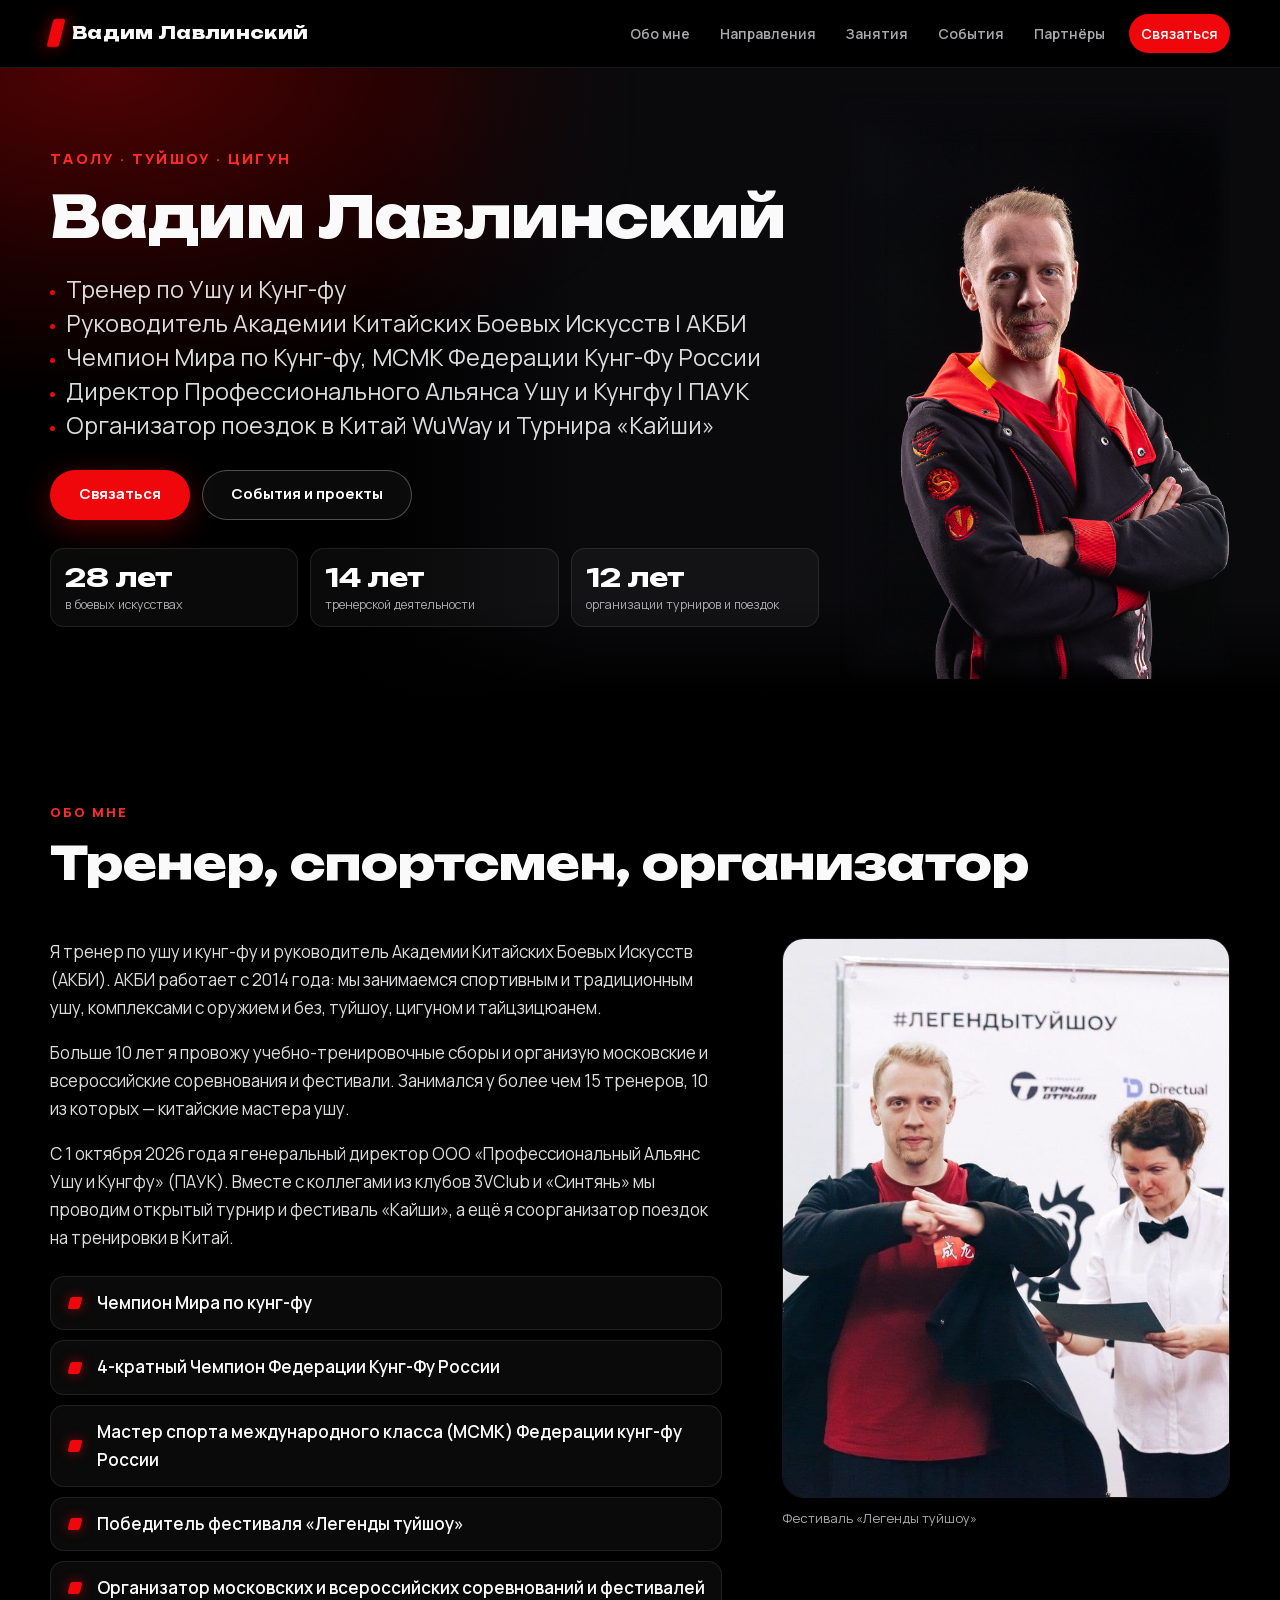
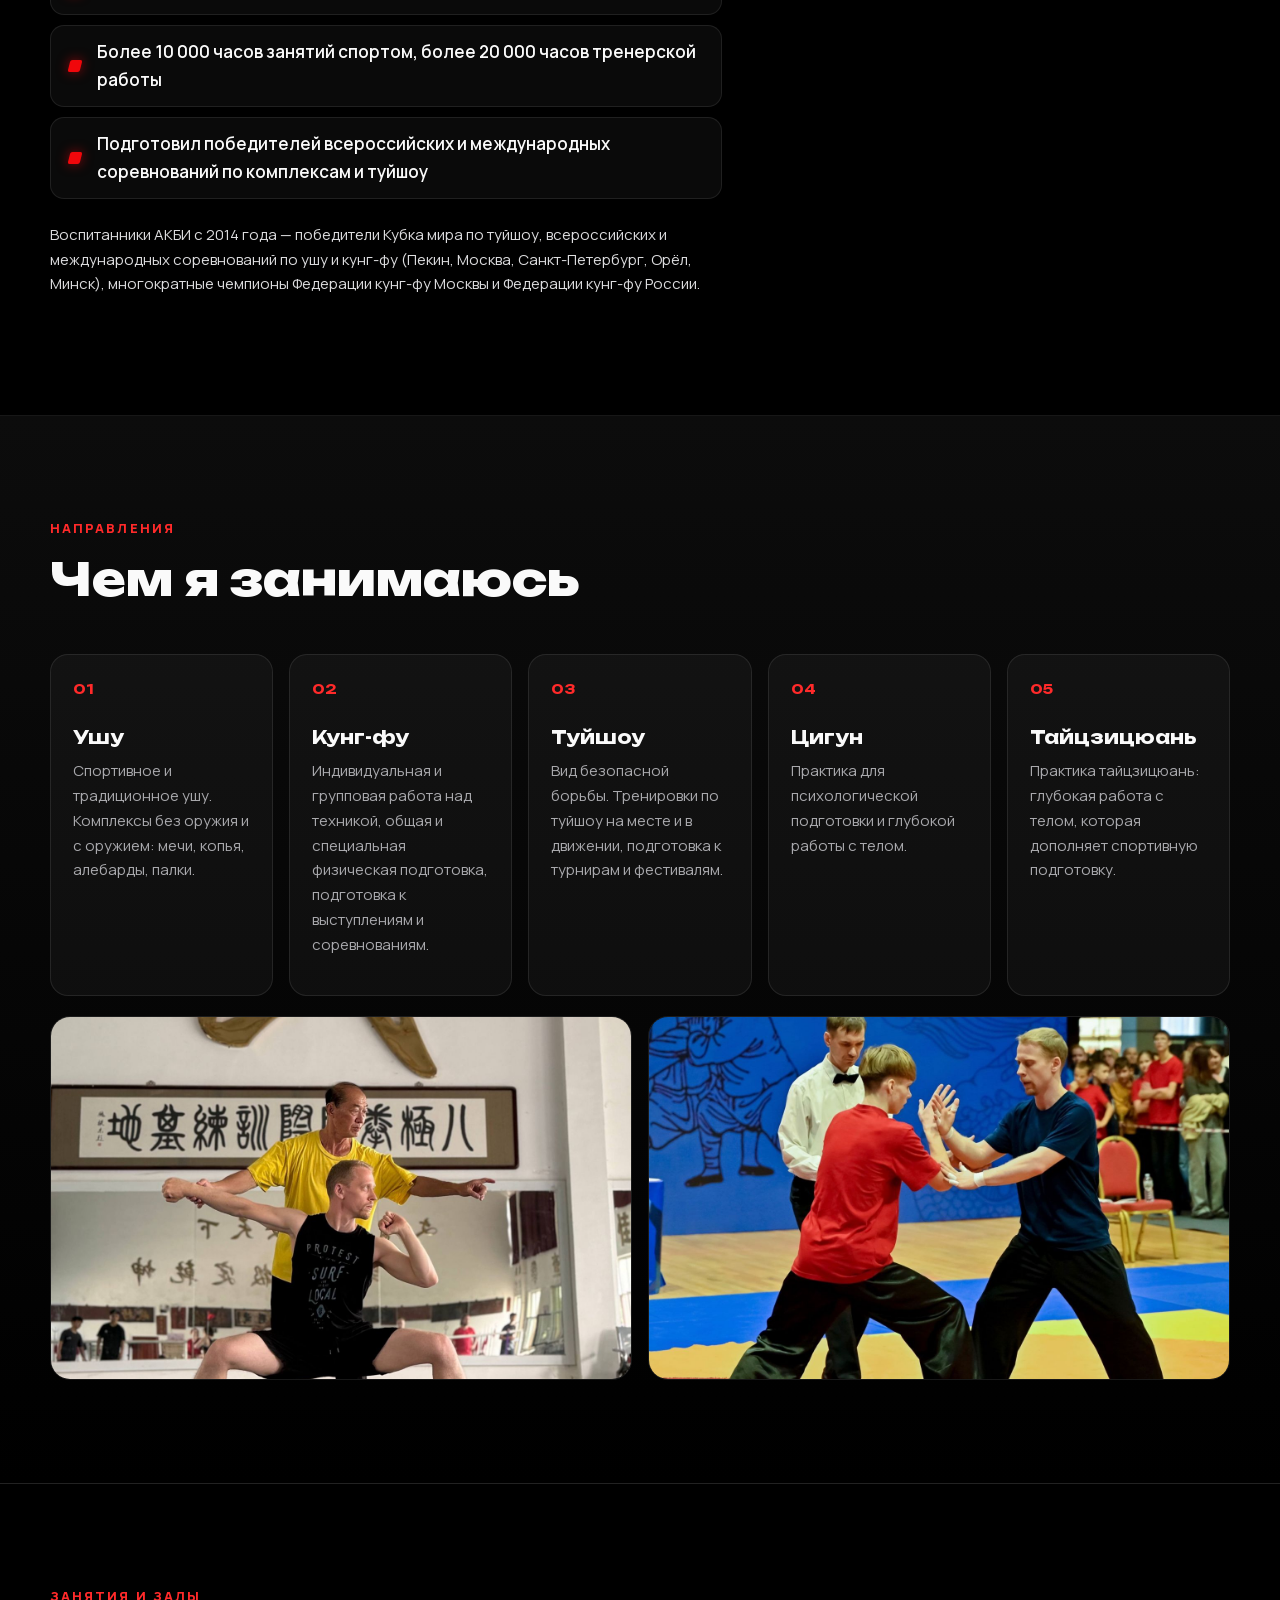
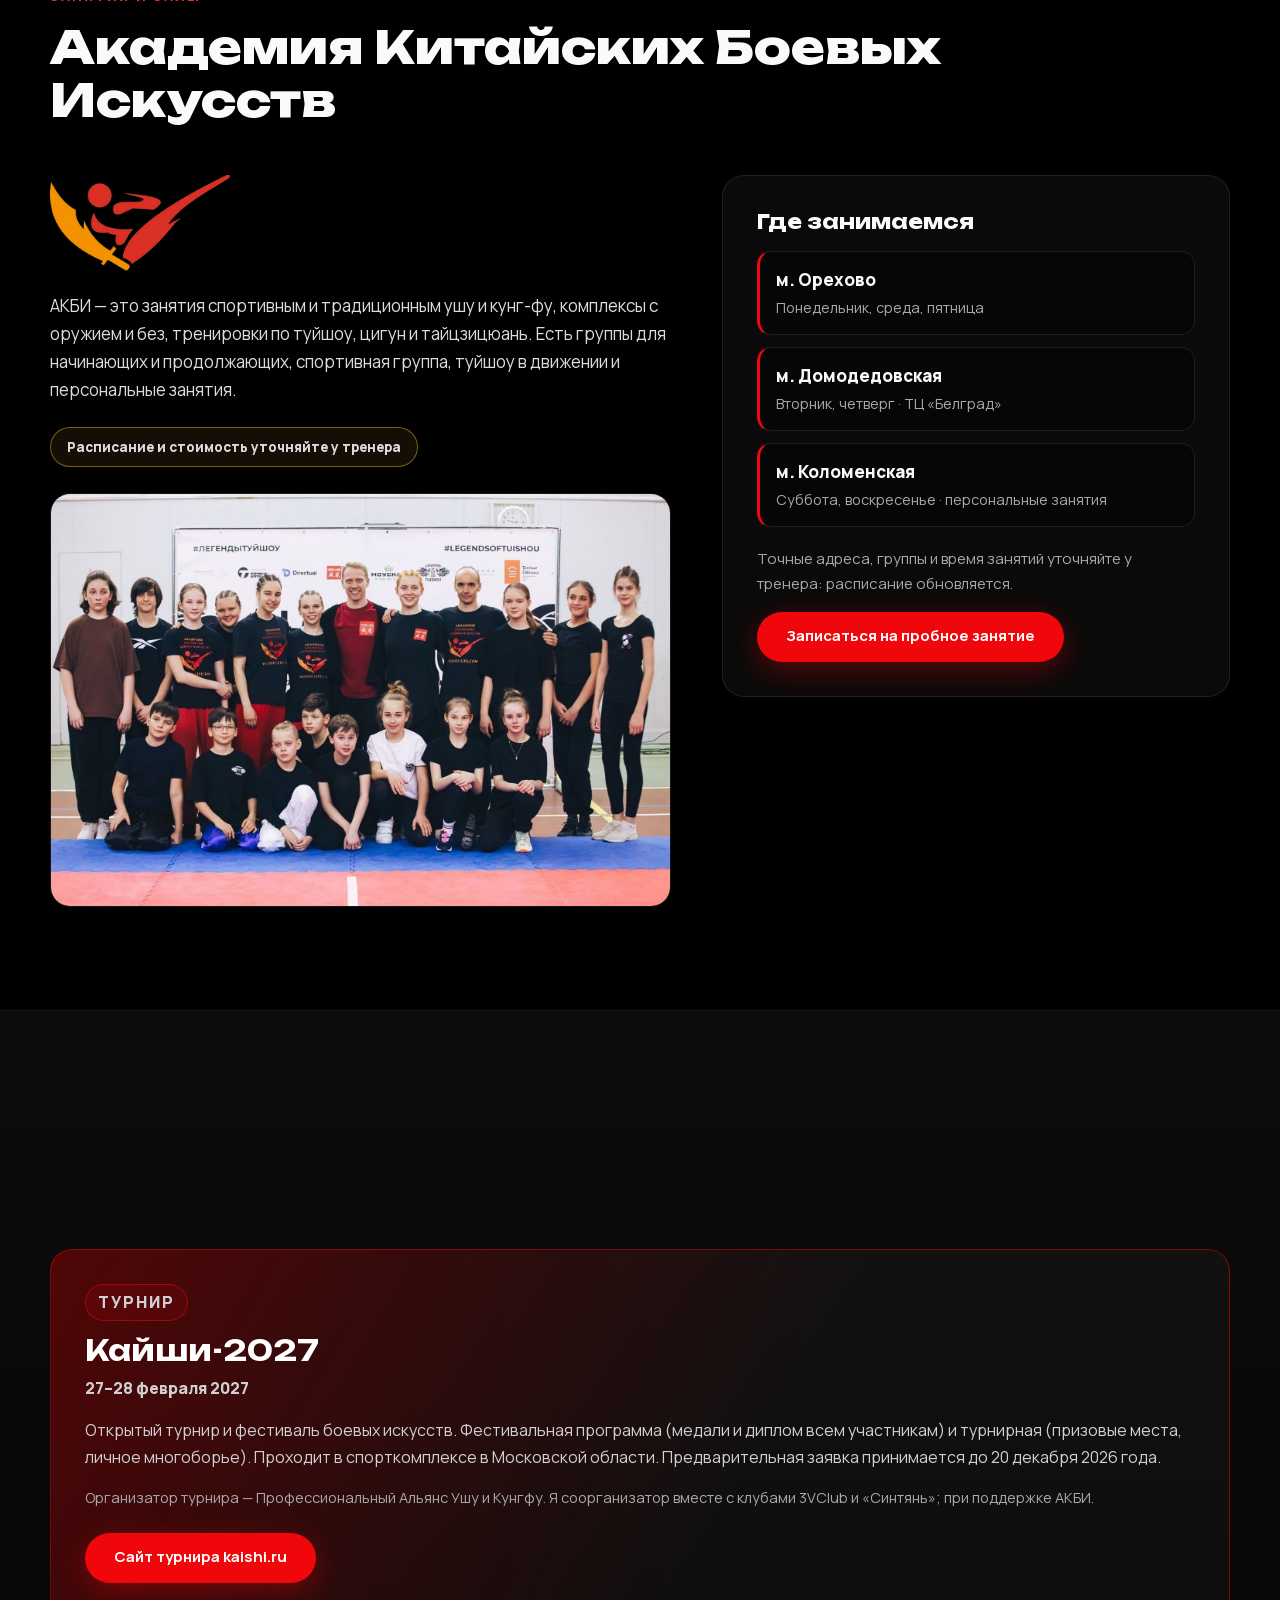
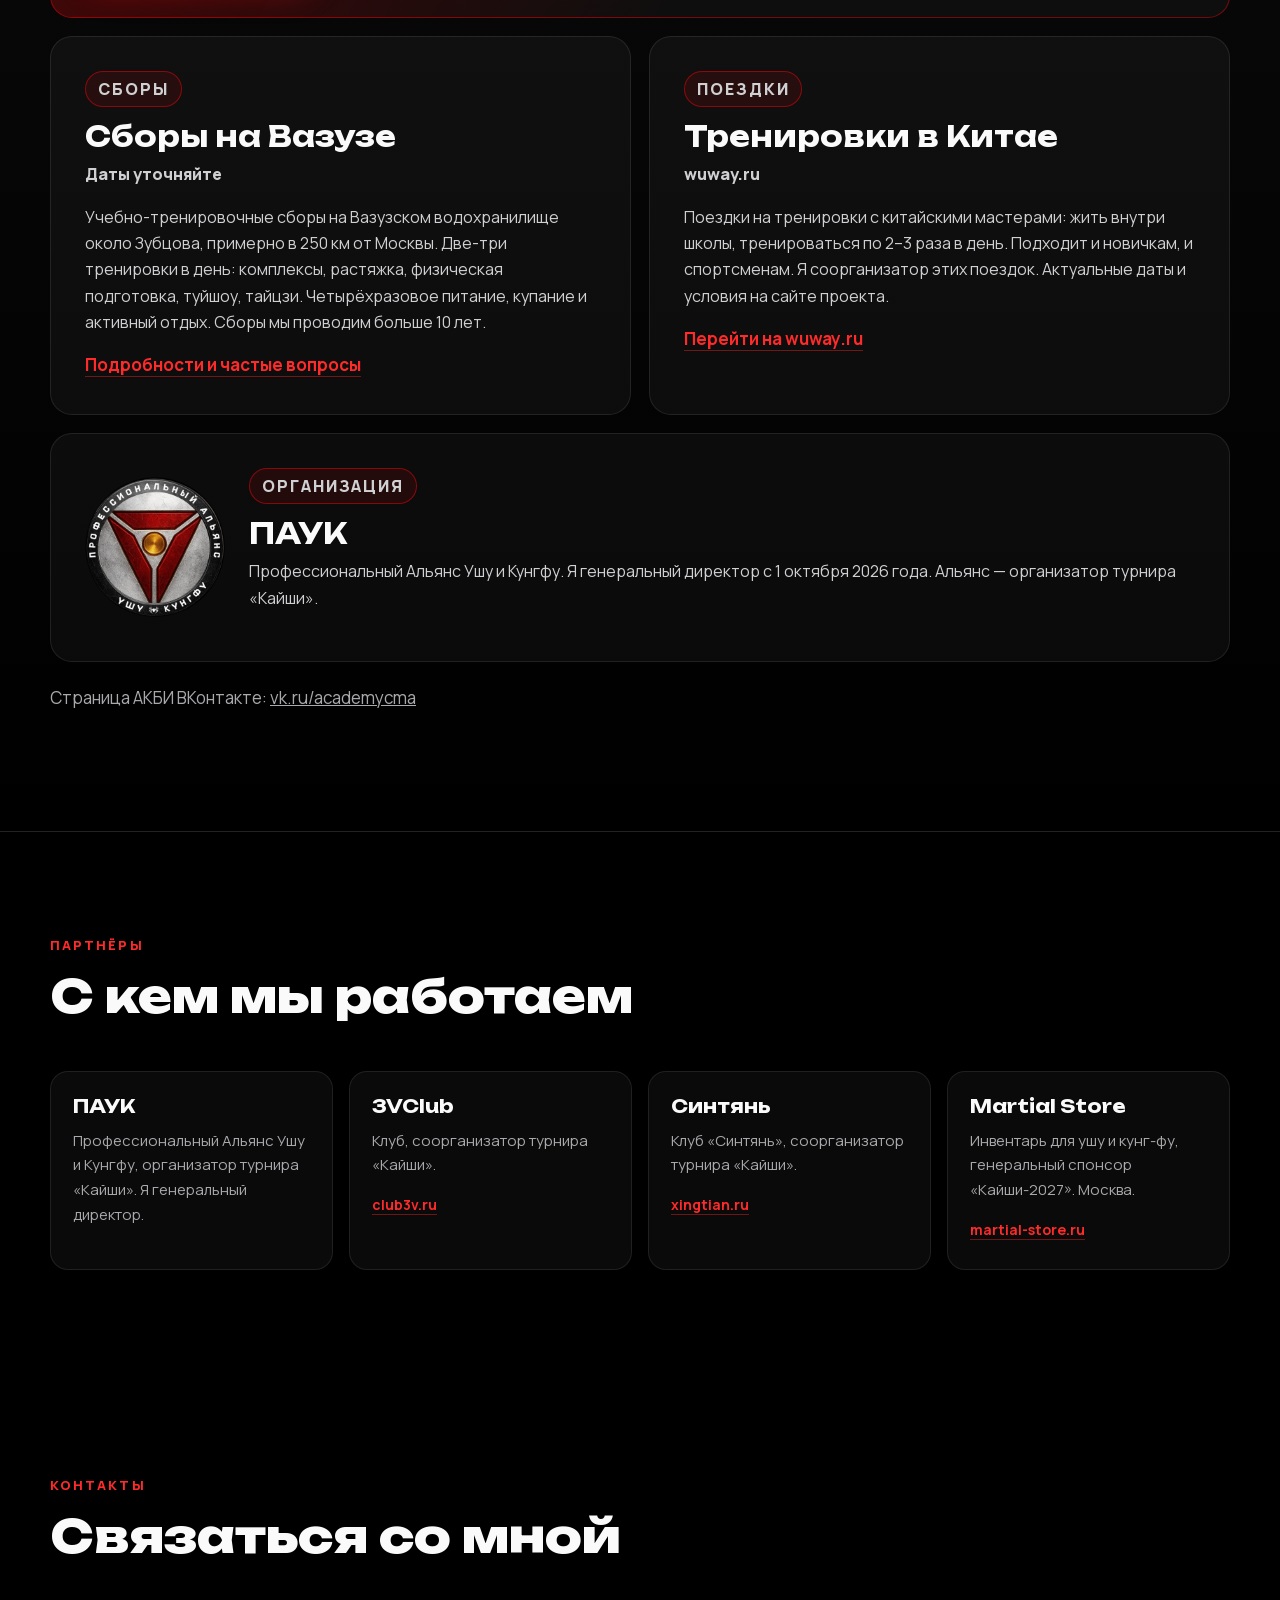
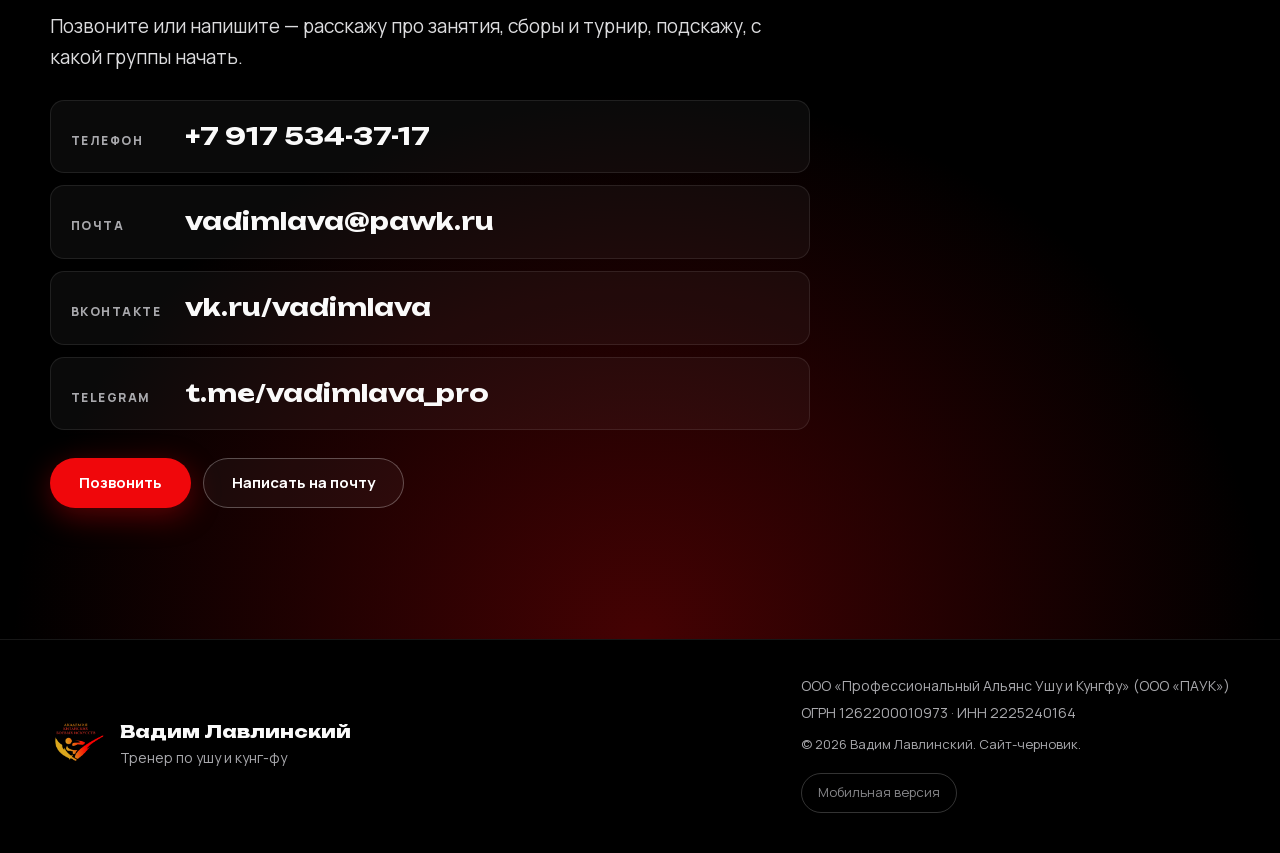
<file: 2/index.html>
<!DOCTYPE html>
<html lang="ru">
<head>
<meta charset="utf-8">
<meta name="viewport" content="width=device-width, initial-scale=1">
<script>try{if(localStorage.getItem('vl-view')==='pc'){document.querySelector('meta[name=viewport]').setAttribute('content','width=1280');}}catch(e){}</script>
<title>Вадим Лавлинский — тренер по Ушу и Кунг-фу</title>
<meta name="description" content="Чемпион Мира по Кунг-фу. Директор ПАУК, руководитель АКБИ, организатор поездок WuWay и Турнира «Кайши».">
<meta name="robots" content="noindex,nofollow">
<meta name="theme-color" content="#000000">
<link rel="canonical" href="https://vadimlava.ru/2/">

<!-- Open Graph / Twitter -->
<meta property="og:type" content="website">
<meta property="og:locale" content="ru_RU">
<meta property="og:site_name" content="Вадим Лавлинский">
<meta property="og:title" content="Тренер по Ушу и Кунг-фу">
<meta property="og:description" content="Чемпион Мира по Кунг-фу. Директор ПАУК, руководитель АКБИ, организатор поездок WuWay и Турнира «Кайши».">
<meta property="og:url" content="https://vadimlava.ru/2/">
<meta property="og:image" content="https://vadimlava.ru/images/og-image-2e.jpg">
<meta property="og:image:width" content="1200">
<meta property="og:image:height" content="630">
<meta name="twitter:card" content="summary_large_image">
<meta name="twitter:title" content="Тренер по Ушу и Кунг-фу">
<meta name="twitter:description" content="Чемпион Мира по Кунг-фу. Директор ПАУК, руководитель АКБИ, организатор поездок WuWay и Турнира «Кайши».">
<meta name="twitter:image" content="https://vadimlava.ru/images/og-image-2e.jpg">

<!-- Favicon -->
<link rel="icon" href="/favicon.ico" sizes="any">
<link rel="icon" type="image/png" sizes="32x32" href="/images/favicon-32.png">
<link rel="apple-touch-icon" href="/images/apple-touch-icon.png">

<!-- Шрифты: Unbounded (заголовки) и Manrope (текст), лицензия OFL, подключены локально -->
<link rel="preload" href="/fonts/unbounded-cyr.woff2" as="font" type="font/woff2" crossorigin>
<link rel="preload" href="/fonts/manrope-cyr.woff2" as="font" type="font/woff2" crossorigin>
<link rel="stylesheet" href="/css/style.css">
<link rel="stylesheet" href="/css/page-2.css">

<script type="application/ld+json">
{
  "@context": "https://schema.org",
  "@type": "Person",
  "name": "Вадим Лавлинский",
  "jobTitle": "Тренер по ушу и кунг-фу",
  "url": "https://vadimlava.ru/",
  "image": "https://vadimlava.ru/images/photo-portrait.jpg",
  "email": "mailto:vadimlava@pawk.ru",
  "address": { "@type": "PostalAddress", "addressLocality": "Москва", "addressCountry": "RU" },
  "worksFor": { "@type": "Organization", "name": "Академия Китайских Боевых Искусств (АКБИ)" },
  "sameAs": ["https://vk.ru/vadimlava", "https://t.me/vadimlava_pro", "https://kaishi.ru", "https://wuway.ru"]
}
</script>
</head>
<body class="page-2">

<a class="skip" href="#main">К содержимому</a>

<header class="header" id="top">
  <div class="container header__inner">
    <a class="brand" href="#top" aria-label="Вадим Лавлинский — на главную">
      <span class="brand__mark" aria-hidden="true"></span>
      <span class="brand__text">Вадим Лавлинский</span>
    </a>
    <nav class="nav" id="nav" aria-label="Основное меню">
      <a href="#about">Обо мне</a>
      <a href="#directions">Направления</a>
      <a href="#classes">Занятия</a>
      <a href="#events">События</a>
      <a href="#partners">Партнёры</a>
      <a href="#contacts" class="nav__cta">Связаться</a>
    </nav>
    <button class="burger" id="burger" aria-label="Открыть меню" aria-expanded="false" aria-controls="nav">
      <span></span><span></span><span></span>
    </button>
  </div>
</header>

<main id="main">

<!-- ===================== ГЛАВНАЯ ===================== -->
<section class="hero">
  <div class="container hero__inner">
    <div class="hero__text reveal">
      <p class="eyebrow">Таолу · Туйшоу · Цигун</p>
      <h1>Вадим Лавлинский</h1>
      <p class="hero__lead hero__lead--desk"><span>Тренер по Ушу и Кунг-фу</span><br>
      <span>Руководитель Академии Китайских Боевых Искусств | АКБИ</span><br>
      <span>Чемпион Мира по Кунг-фу, МСМК Федерации Кунг-Фу России</span><br>
      <span>Директор Профессионального Альянса Ушу и Кунгфу | ПАУК</span><br>
      <span>Организатор поездок в Китай WuWay и Турнира «Кайши»</span></p>
      <p class="hero__lead hero__lead--phone"><span>Тренер по Ушу и Кунг-фу</span><span>Чемпион Мира по Кунг-фу</span><span>МСМК Федерации Кунг-Фу России</span><span>Академия Китайских Боевых Искусств</span><span>Профессиональный Альянс Ушу и Кунгфу</span><span>Поездки в Китай WuWay, Турнир «Кайши»</span></p>
      <div class="hero__actions">
        <a class="btn btn--primary" href="#contacts">Связаться</a>
        <a class="btn btn--ghost" href="#events">События и проекты</a>
      </div>
      <ul class="hero__stats">
        <li><b>28 лет</b><span>в боевых искусствах</span></li>
        <li><b>14 лет</b><span>тренерской деятельности</span></li>
        <li><b>12 лет</b><span>организации турниров и поездок</span></li>
      </ul>
    </div>
    <figure class="hero__photo hero__photo--portrait reveal">
      <img src="/images/photo-portrait.jpg" width="1200" height="1800" alt="Вадим Лавлинский — студийный портрет" fetchpriority="high">
    </figure>
  </div>
</section>

<!-- ===================== ОБО МНЕ ===================== -->
<section class="section" id="about">
  <div class="container">
    <header class="section__head reveal">
      <p class="eyebrow">Обо мне</p>
      <h2>Тренер, спортсмен, организатор</h2>
    </header>
    <div class="about reveal">
      <div class="about__text">
        <!-- ЗАГЛУШКА: формулировка «руководитель АКБИ». В брифе было «основатель» — подтвердить у Вадима и при необходимости заменить. -->
        <p>Я тренер по ушу и кунг-фу и руководитель Академии Китайских Боевых Искусств (АКБИ). АКБИ работает с 2014 года: мы занимаемся спортивным и традиционным ушу, комплексами с оружием и без, туйшоу, цигуном и тайцзицюанем.</p>
        <p>Больше 10 лет я провожу учебно-тренировочные сборы и организую московские и всероссийские соревнования и фестивали. Занимался у более чем 15 тренеров, 10 из которых — китайские мастера ушу.</p>
        <p>С 1 октября 2026 года я генеральный директор ООО «Профессиональный Альянс Ушу и Кунгфу» (ПАУК). Вместе с коллегами из клубов 3VClub и «Синтянь» мы проводим открытый турнир и фестиваль «Кайши», а ещё я соорганизатор поездок на тренировки в Китай.</p>
        <ul class="achievements">
          <li>Чемпион Мира по кунг-фу</li>
          <li>4-кратный Чемпион Федерации Кунг-Фу России</li>
          <li>Мастер спорта международного класса (МСМК) Федерации кунг-фу России</li>
          <li>Победитель фестиваля «Легенды туйшоу»</li>
          <li>Организатор московских и всероссийских соревнований и фестивалей</li>
          <li>Более 10&nbsp;000 часов занятий спортом, более 20&nbsp;000 часов тренерской работы</li>
          <li>Подготовил победителей всероссийских и международных соревнований по комплексам и туйшоу</li>
        </ul>
        <!-- ЗАГЛУШКА / ПРОВЕРИТЬ: в брифе Вадим назван «победителем Кубка мира по туйшоу». В источниках (china548.com/acma, wushu-life /vazuza)
             Кубок мира по туйшоу выиграли воспитанники АКБИ и Дарья Лавлинская, а у Вадима указан «победитель фестиваля Легенды туйшоу».
             Поэтому на странице написано про воспитанников. Если Вадим лично победитель Кубка мира, добавить пункт в список выше. -->
        <p class="note">Воспитанники АКБИ с 2014 года — победители Кубка мира по туйшоу, всероссийских и международных соревнований по ушу и кунг-фу (Пекин, Москва, Санкт-Петербург, Орёл, Минск), многократные чемпионы Федерации кунг-фу Москвы и Федерации кунг-фу России.</p>
      </div>
      <figure class="about__photo">
        <img src="/images/photo-legends-tuishou.jpg" width="1400" height="933" alt="Выступление на фестивале «Легенды туйшоу»" loading="lazy">
        <figcaption>Фестиваль «Легенды туйшоу»</figcaption>
        <!-- ЗАГЛУШКА: фото со старого сайта; подтвердить подпись и участников. -->
      </figure>
    </div>
  </div>
</section>

<!-- ===================== НАПРАВЛЕНИЯ ===================== -->
<section class="section section--alt" id="directions">
  <div class="container">
    <header class="section__head reveal">
      <p class="eyebrow">Направления</p>
      <h2>Чем я занимаюсь</h2>
    </header>
    <div class="cards cards--5">
      <article class="card reveal">
        <span class="card__num">01</span>
        <h3>Ушу</h3>
        <p>Спортивное и традиционное ушу. Комплексы без оружия и с оружием: мечи, копья, алебарды, палки.</p>
      </article>
      <article class="card reveal">
        <span class="card__num">02</span>
        <h3>Кунг-фу</h3>
        <p>Индивидуальная и групповая работа над техникой, общая и специальная физическая подготовка, подготовка к выступлениям и соревнованиям.</p>
      </article>
      <article class="card reveal">
        <span class="card__num">03</span>
        <h3>Туйшоу</h3>
        <p>Вид безопасной борьбы. Тренировки по туйшоу на месте и в движении, подготовка к турнирам и фестивалям.</p>
      </article>
      <article class="card reveal">
        <span class="card__num">04</span>
        <h3>Цигун</h3>
        <p>Практика для психологической подготовки и глубокой работы с телом.</p>
      </article>
      <article class="card reveal">
        <span class="card__num">05</span>
        <h3>Тайцзицюань</h3>
        <p>Практика тайцзицюань: глубокая работа с телом, которая дополняет спортивную подготовку.</p>
      </article>
    </div>
    <div class="gallery reveal">
      <figure><img src="/images/photo-practice.jpg" width="1400" height="1400" alt="Парная практика туйшоу в зале" loading="lazy"></figure>
      <figure><img src="/images/photo-competition.jpg" width="1400" height="1400" alt="Поединок туйшоу на соревнованиях" loading="lazy"></figure>
      <!-- ЗАГЛУШКА: фото со старого сайта wushu-life.tb.ru, подписи нейтральные. Заменить на актуальные при наличии. -->
    </div>
  </div>
</section>

<!-- ===================== ЗАНЯТИЯ И ЗАЛЫ ===================== -->
<section class="section" id="classes">
  <div class="container">
    <header class="section__head reveal">
      <p class="eyebrow">Занятия и залы</p>
      <h2>Академия Китайских Боевых Искусств</h2>
    </header>
    <div class="academy reveal">
      <div class="academy__intro">
        <img class="academy__logo" src="/images/logo-akbi.png" width="239" height="128" alt="Логотип АКБИ — Академия Китайских Боевых Искусств" loading="lazy">
        <p>АКБИ — это занятия спортивным и традиционным ушу и кунг-фу, комплексы с оружием и без, тренировки по туйшоу, цигун и тайцзицюань. Есть группы для начинающих и продолжающих, спортивная группа, туйшоу в движении и персональные занятия.</p>
        <p class="badge badge--warn">Расписание и стоимость уточняйте у тренера</p>
        <!-- ЗАГЛУШКА: актуальное расписание и цены. Старый сайт wushu-life.tb.ru содержит такие данные (дни и время групп, цены: туйшоу для взрослых 8000 ₽,
             ушу для детей и подростков 5100 ₽, персональные занятия 10000 ₽ — период оплаты на сайте не указан), но они не подтверждены, поэтому на странице их нет.
             Ориентир по времени со старого сайта: начинающие Пн, Пт 16:30–17:30; продолжающие Пн, Ср, Пт 16:30–17:30; спортивная группа Пн, Ср, Пт 17:30–20:00;
             туйшоу в движении Вт, Чт 20:00–22:00 (ТЦ «Белград»); персональные Сб, Вс 9:00–17:00 (м. Коломенская).
             На china548.com/acma указан ещё один зал: ул. Маршала Захарова, 8к1 (начинающие Пн и Пт 16:30–17:30), запись через mos.ru (id 1659847). Что из этого действует — подтвердить. -->
        <figure class="academy__photo">
          <img src="/images/photo-team.jpg" width="1600" height="1066" alt="Команда АКБИ после соревнований" loading="lazy">
          <!-- ВНИМАНИЕ: на фото дети. Перед публикацией получить подтверждение Вадима, что фото можно размещать. -->
        </figure>
      </div>
      <div class="halls">
        <h3>Где занимаемся</h3>
        <ul class="hall-list">
          <li class="hall">
            <span class="hall__metro">м. Орехово</span>
            <span class="hall__days">Понедельник, среда, пятница</span>
          </li>
          <li class="hall">
            <span class="hall__metro">м. Домодедовская</span>
            <span class="hall__days">Вторник, четверг · ТЦ «Белград»</span>
          </li>
          <li class="hall">
            <span class="hall__metro">м. Коломенская</span>
            <span class="hall__days">Суббота, воскресенье · персональные занятия</span>
          </li>
        </ul>
        <p class="note">Точные адреса, группы и время занятий уточняйте у тренера: расписание обновляется.</p>
        <!-- ЗАГЛУШКА: дни и метро взяты со старого сайта wushu-life.tb.ru, точные адреса залов не указывались. Подтвердить актуальность. -->
        <a class="btn btn--primary" href="#contacts">Записаться на пробное занятие</a>
        <!-- ЗАГЛУШКА: наличие и условия пробного занятия не подтверждены. Если пробного нет, заменить текст кнопки на «Узнать о записи». -->
      </div>
    </div>
  </div>
</section>

<!-- ===================== СОБЫТИЯ И ПРОЕКТЫ ===================== -->
<section class="section section--alt" id="events">
  <div class="container">
    <header class="section__head reveal">
      <p class="eyebrow">События и проекты</p>
      <h2>Турниры, сборы и поездки</h2>
    </header>
    <div class="events">

      <article class="event event--main reveal">
        <p class="event__tag">Турнир</p>
        <h3>Кайши-2027</h3>
        <p class="event__date">27–28 февраля 2027</p>
        <p>Открытый турнир и фестиваль боевых искусств. Фестивальная программа (медали и диплом всем участникам) и турнирная (призовые места, личное многоборье). Проходит в спорткомплексе в Московской области. Предварительная заявка принимается до 20 декабря 2026 года.</p>
        <p class="event__org">Организатор турнира — Профессиональный Альянс Ушу и Кунгфу. Я соорганизатор вместе с клубами 3VClub и «Синтянь»; при поддержке АКБИ.</p>
        <!-- ПРОВЕРИТЬ: на kaishi.ru регистрация на момент проверки «ожидалась» (не была открыта). Дата, площадка и сроки заявок по состоянию на 28.10.2026. -->
        <a class="btn btn--primary" href="https://kaishi.ru" target="_blank" rel="noopener">Сайт турнира kaishi.ru</a>
      </article>

      <article class="event reveal">
        <p class="event__tag">Сборы</p>
        <h3>Сборы на Вазузе</h3>
        <p class="event__date">Даты уточняйте</p>
        <p>Учебно-тренировочные сборы на Вазузском водохранилище около Зубцова, примерно в 250 км от Москвы. Две-три тренировки в день: комплексы, растяжка, физическая подготовка, туйшоу, тайцзи. Четырёхразовое питание, купание и активный отдых. Сборы мы проводим больше 10 лет.</p>
        <!-- ЗАГЛУШКА: даты, стоимость и условия записи на ближайшие сборы на Вазузе (в источниках дат 2026/2027 нет). Спросить у Вадима. -->
        <a class="link" href="https://wushu-life.tb.ru/vazuza" target="_blank" rel="noopener">Подробности и частые вопросы</a>
      </article>

      <article class="event reveal">
        <p class="event__tag">Поездки</p>
        <h3>Тренировки в Китае</h3>
        <p class="event__date">wuway.ru</p>
        <p>Поездки на тренировки с китайскими мастерами: жить внутри школы, тренироваться по 2–3 раза в день. Подходит и новичкам, и спортсменам. Я соорганизатор этих поездок. Актуальные даты и условия на сайте проекта.</p>
        <!-- ПРОВЕРИТЬ: на wuway.ru организаторы не названы, участие Вадима — по его словам. Даты и цены сознательно не указаны (на сайте не указан год). -->
        <a class="link" href="https://wuway.ru" target="_blank" rel="noopener">Перейти на wuway.ru</a>
      </article>

      <article class="event event--pauk reveal">
        <img src="/images/logo-pauk.png" width="400" height="400" alt="Логотип ПАУК — Профессиональный Альянс Ушу и Кунгфу" loading="lazy">
        <div>
          <p class="event__tag">Организация</p>
          <h3>ПАУК</h3>
          <p>Профессиональный Альянс Ушу и Кунгфу. Я генеральный директор с 1 октября 2026 года. Альянс — организатор турнира «Кайши».</p>
          <!-- ПРОВЕРИТЬ: описание ПАУК составлено осторожно, без данных с pawk.ru (черновик будущего сайта). Дать Вадиму утвердить формулировку. -->
        </div>
      </article>

    </div>
    <p class="events__links reveal">Страница АКБИ ВКонтакте: <a href="https://vk.ru/academycma" target="_blank" rel="noopener">vk.ru/academycma</a></p>
  </div>
</section>

<!-- ===================== ПАРТНЁРЫ ===================== -->
<section class="section" id="partners">
  <div class="container">
    <header class="section__head reveal">
      <p class="eyebrow">Партнёры</p>
      <h2>С кем мы работаем</h2>
    </header>
    <div class="cards cards--4">
      <article class="card reveal">
        <h3>ПАУК</h3>
        <p>Профессиональный Альянс Ушу и Кунгфу, организатор турнира «Кайши». Я генеральный директор.</p>
      </article>
      <article class="card reveal">
        <h3>3VClub</h3>
        <p>Клуб, соорганизатор турнира «Кайши».</p>
        <a class="link" href="https://club3v.ru" target="_blank" rel="noopener">club3v.ru</a>
      </article>
      <article class="card reveal">
        <h3>Синтянь</h3>
        <p>Клуб «Синтянь», соорганизатор турнира «Кайши».</p>
        <a class="link" href="https://xingtian.ru" target="_blank" rel="noopener">xingtian.ru</a>
      </article>
      <article class="card reveal">
        <h3>Martial Store</h3>
        <p>Инвентарь для ушу и кунг-фу, генеральный спонсор «Кайши-2027». Москва.</p>
        <a class="link" href="https://martial-store.ru" target="_blank" rel="noopener">martial-store.ru</a>
      </article>
    </div>
    <!-- ПРОВЕРИТЬ: на ссылки на club3v.ru и xingtian.ru нужно согласие партнёров и подтверждение формулировок. Логотипы партнёров намеренно не использованы. -->
  </div>
</section>

<!-- ===================== КОНТАКТЫ ===================== -->
<section class="section section--contact" id="contacts">
  <div class="container">
    <header class="section__head reveal">
      <p class="eyebrow">Контакты</p>
      <h2>Связаться со мной</h2>
    </header>
    <div class="contacts reveal">
      <p class="contacts__lead">Позвоните или напишите — расскажу про занятия, сборы и турнир, подскажу, с какой группы начать.</p>
      <!-- ПРОВЕРИТЬ: телефон и почта взяты со старого сайта wushu-life.tb.ru (там записаны как +7 (917) 53-43-717). Подтвердить у Вадима, что их можно публиковать. -->
      <ul class="contact-list">
        <li>
          <span class="contact-list__label">Телефон</span>
          <a href="tel:+79175343717">+7 917 534-37-17</a>
        </li>
        <li>
          <span class="contact-list__label">Почта</span>
          <a href="mailto:vadimlava@pawk.ru">vadimlava@pawk.ru</a>
        </li>
        <li>
          <span class="contact-list__label">ВКонтакте</span>
          <a href="https://vk.ru/vadimlava" target="_blank" rel="noopener">vk.ru/vadimlava</a>
        </li>
        <li>
          <span class="contact-list__label">Telegram</span>
          <a href="https://t.me/vadimlava_pro" target="_blank" rel="noopener">t.me/vadimlava_pro</a>
        </li>
      </ul>
      <div class="hero__actions">
        <a class="btn btn--primary" href="tel:+79175343717">Позвонить</a>
        <a class="btn btn--ghost" href="mailto:vadimlava@pawk.ru">Написать на почту</a>
      </div>
    </div>
  </div>
</section>

</main>

<footer class="footer">
  <div class="container footer__inner">
    <div class="footer__brand">
      <img src="/images/logo-akbi-round.png" width="64" height="64" alt="" loading="lazy">
      <div>
        <p class="footer__name">Вадим Лавлинский</p>
        <p class="footer__sub">Тренер по ушу и кунг-фу</p>
      </div>
    </div>
    <div class="footer__legal">
      <p>ООО «Профессиональный Альянс Ушу и Кунгфу» (ООО «ПАУК»)</p>
      <p>ОГРН 1262200010973 · ИНН 2225240164</p>
      <!-- Реквизиты по данным ЕГРЮЛ (через checko.ru, 28.10.2026). Юр. адрес на сайте не указан по решению заказчика; ИП не указан. -->
      <p class="footer__copy">© 2026 Вадим Лавлинский. Сайт-черновик.</p>
      <button type="button" class="view-toggle" id="viewToggle">Версия для ПК</button>
      <!-- ЗАГЛУШКА: политика конфиденциальности (ссылка на страницу) нужна, когда появится форма записи или сбор данных. На старом сайте есть /privacy-policy. -->
    </div>
  </div>
</footer>

<script src="/js/main.js"></script>
<script>
(function(){
  var b=document.getElementById('viewToggle'); if(!b) return;
  var pc=false; try{pc=localStorage.getItem('vl-view')==='pc';}catch(e){}
  var phone=Math.min(screen.width,screen.height)<900;
  if(phone||pc){
    b.textContent=pc?'Мобильная версия':'Версия для ПК';
    b.onclick=function(){
      try{ if(pc){localStorage.removeItem('vl-view');}else{localStorage.setItem('vl-view','pc');} }catch(e){}
      location.reload();
    };
  } else {
    b.textContent='Мобильная версия';
    b.onclick=function(){ window.open(location.href,'vl_mobile','width=390,height=844'); };
  }
})();
</script>
</body>
</html>
</file>
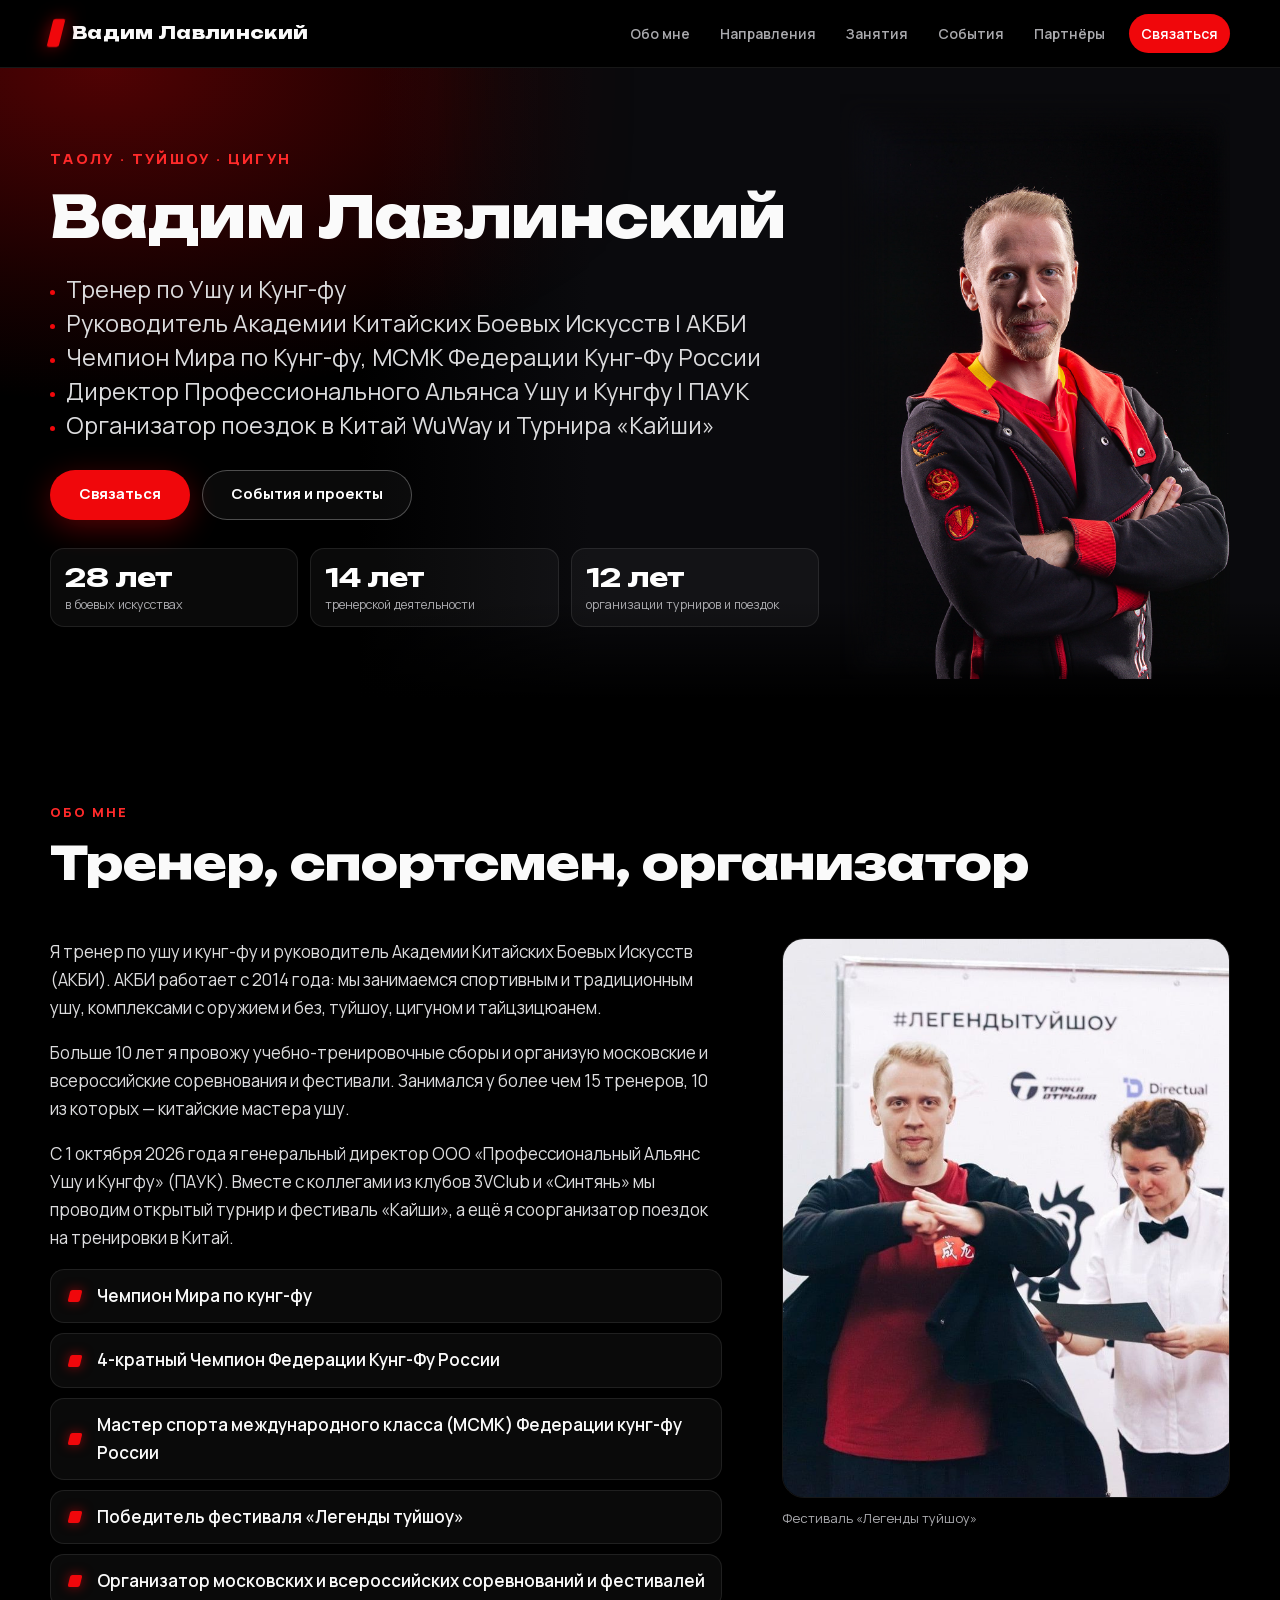
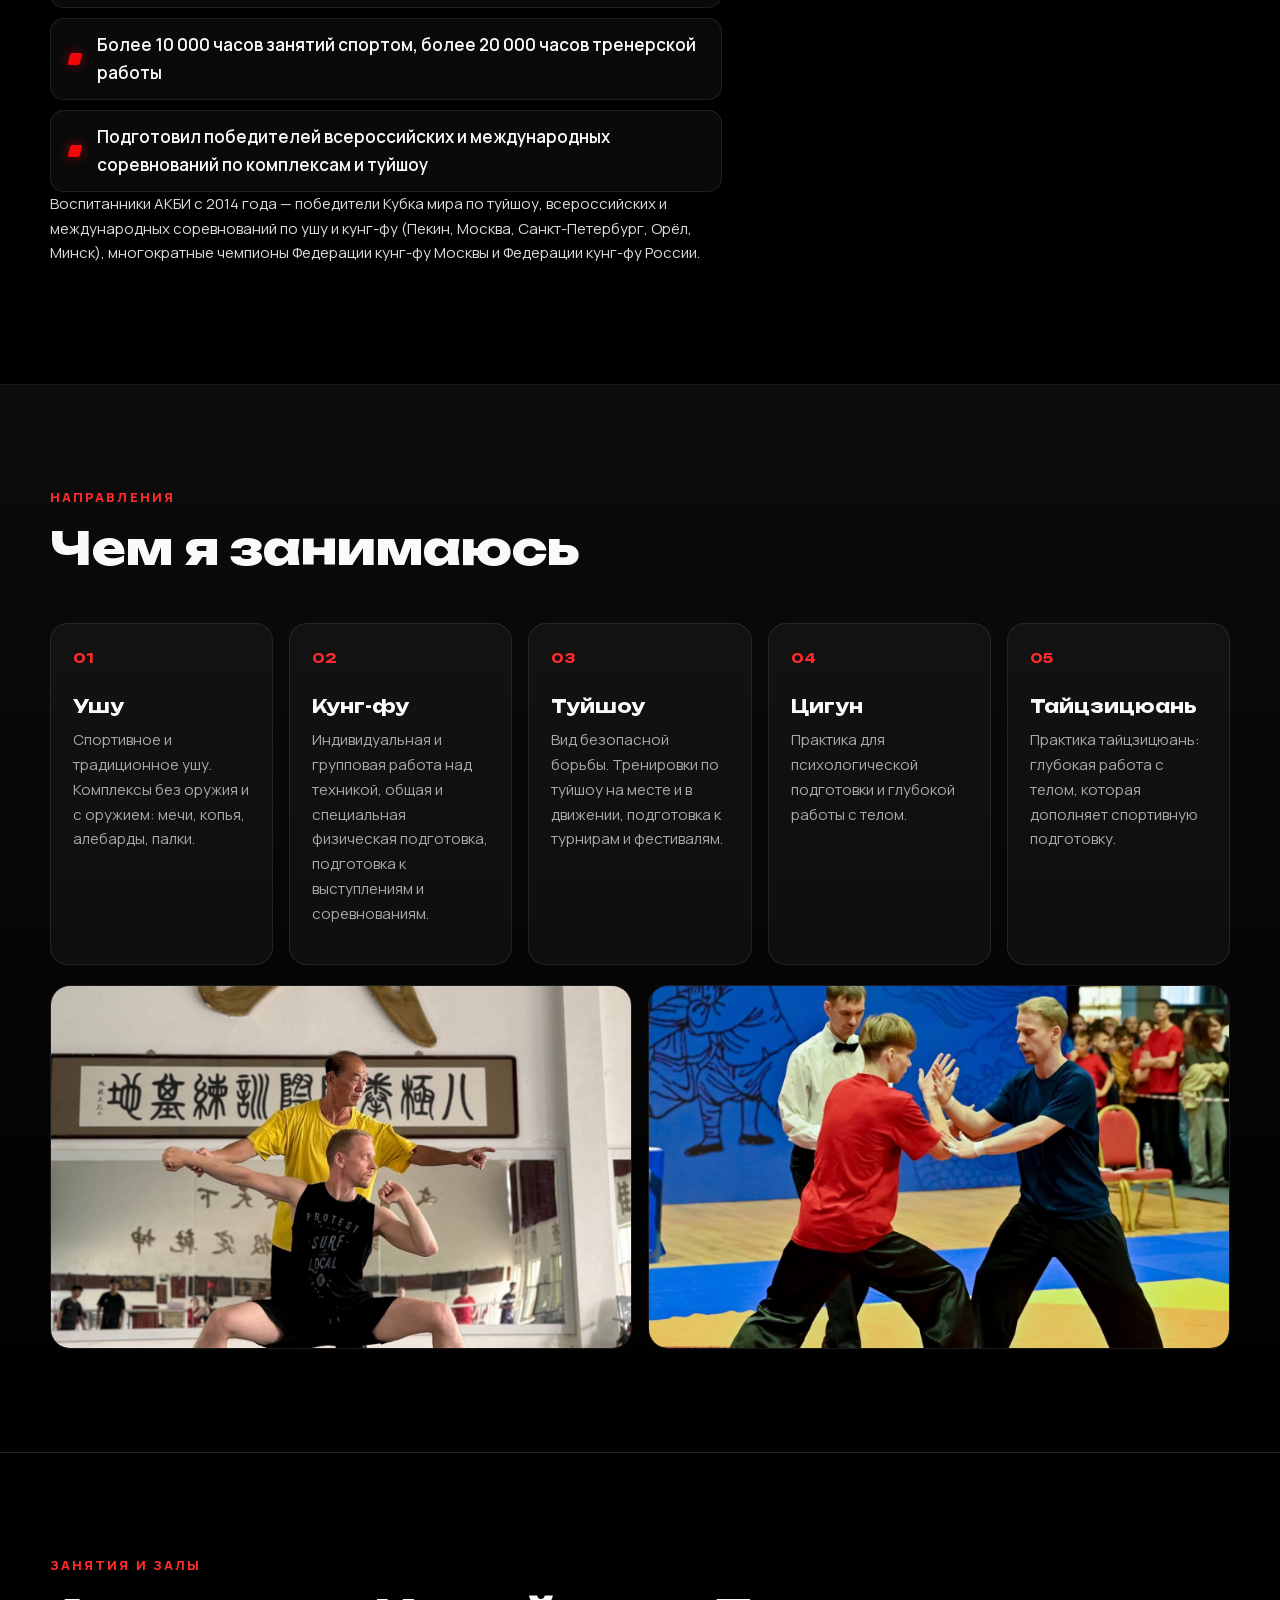
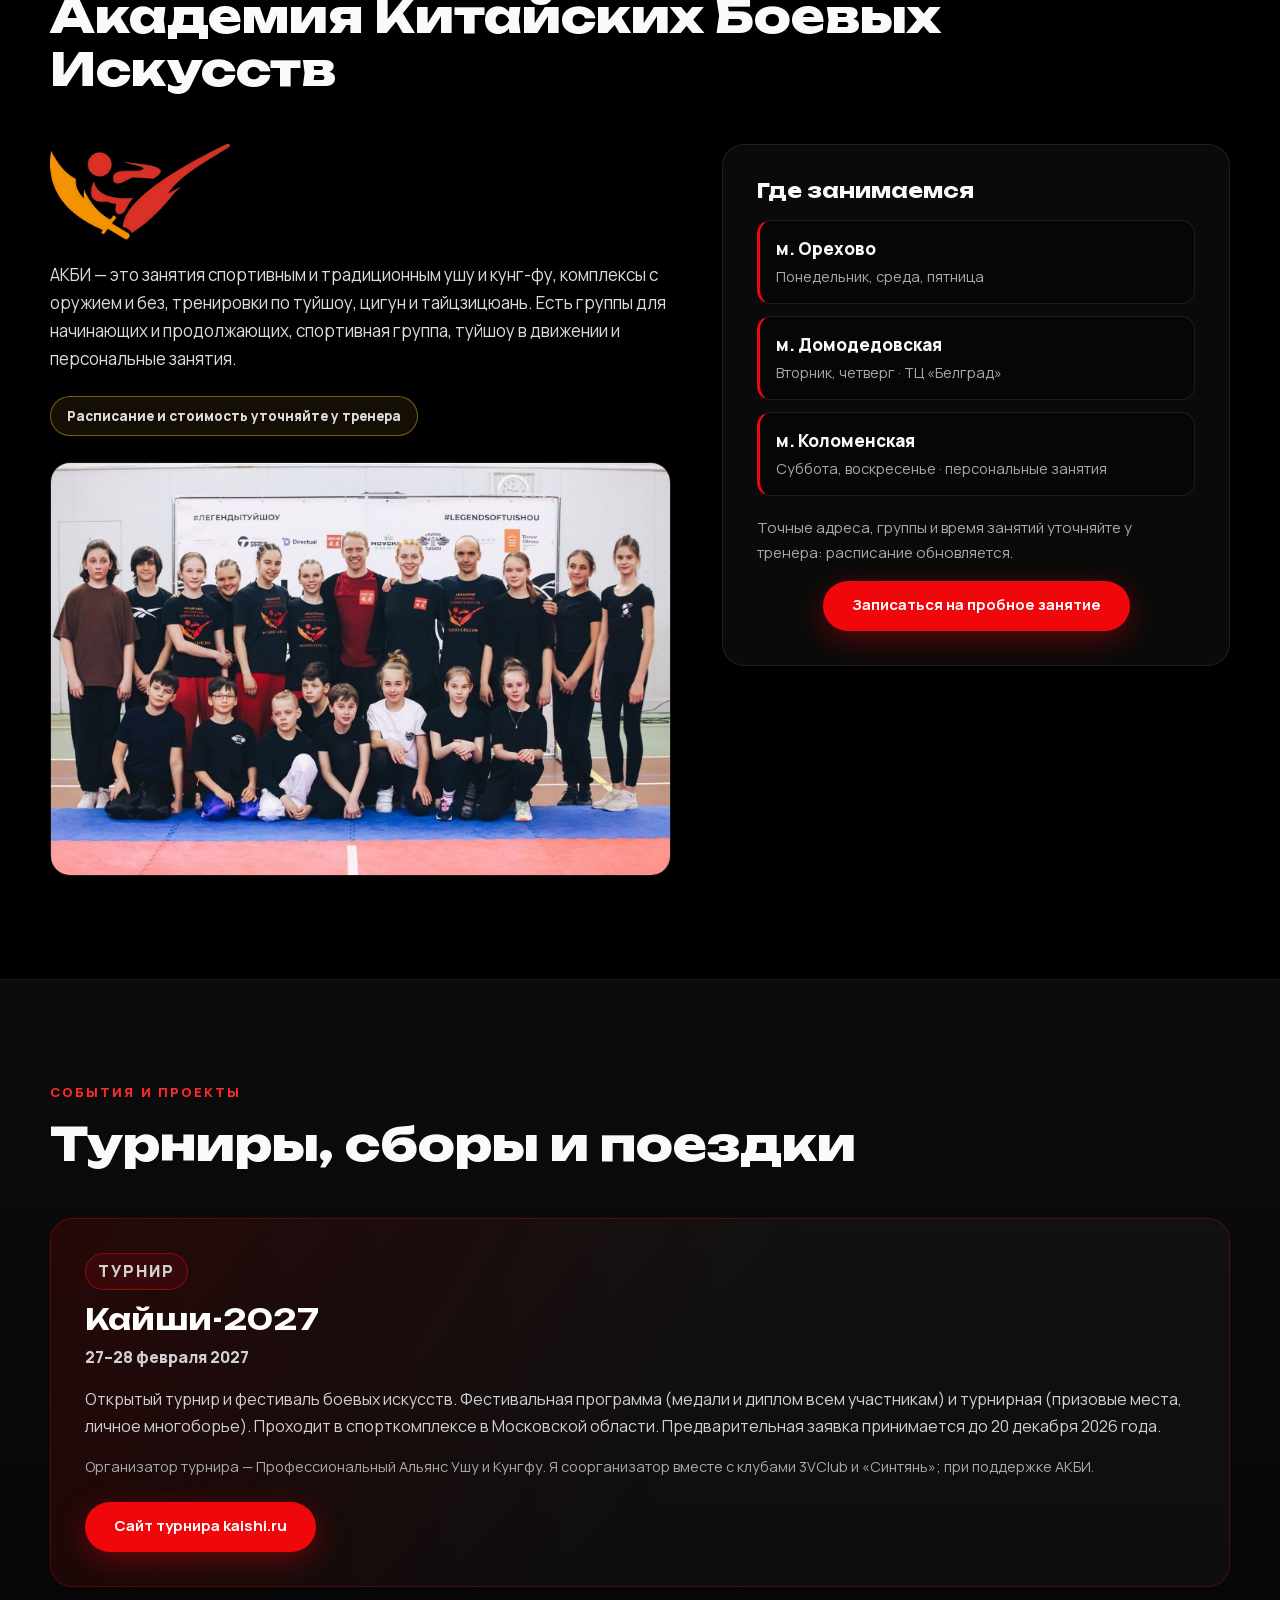
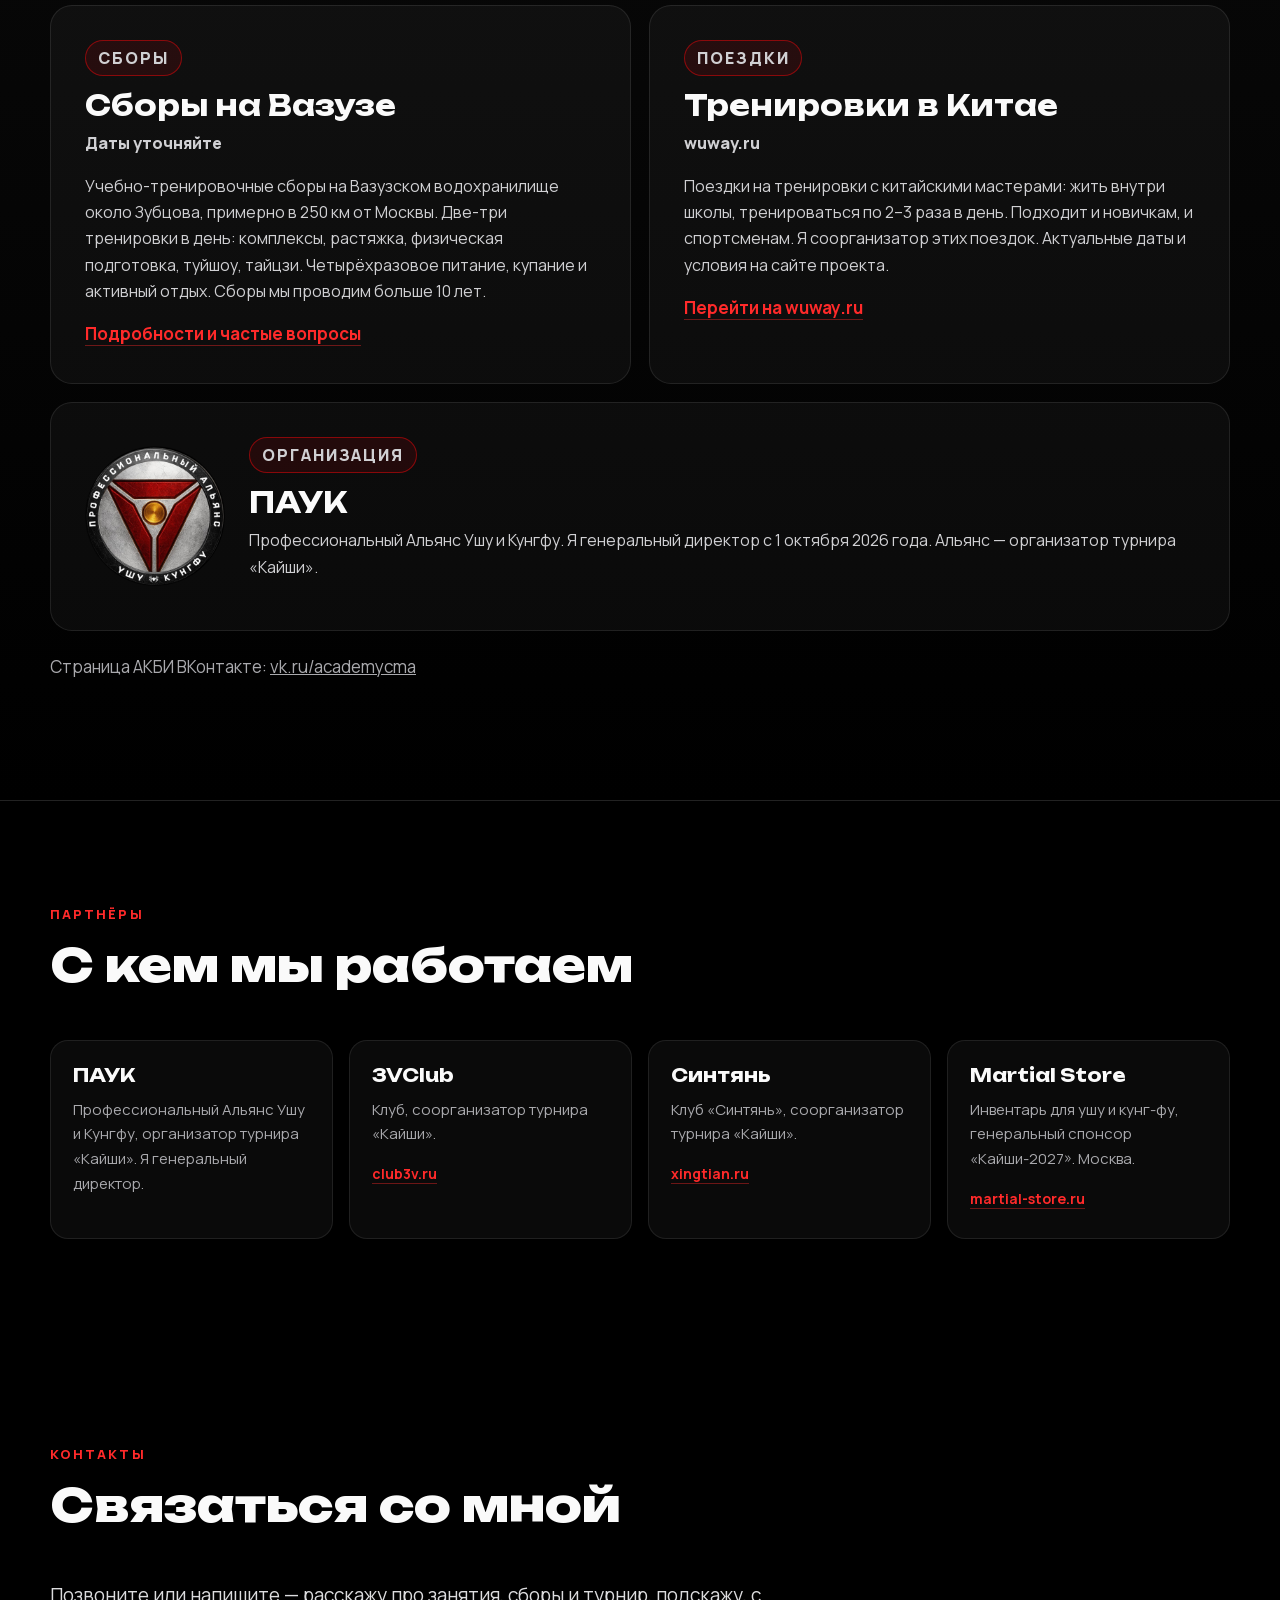
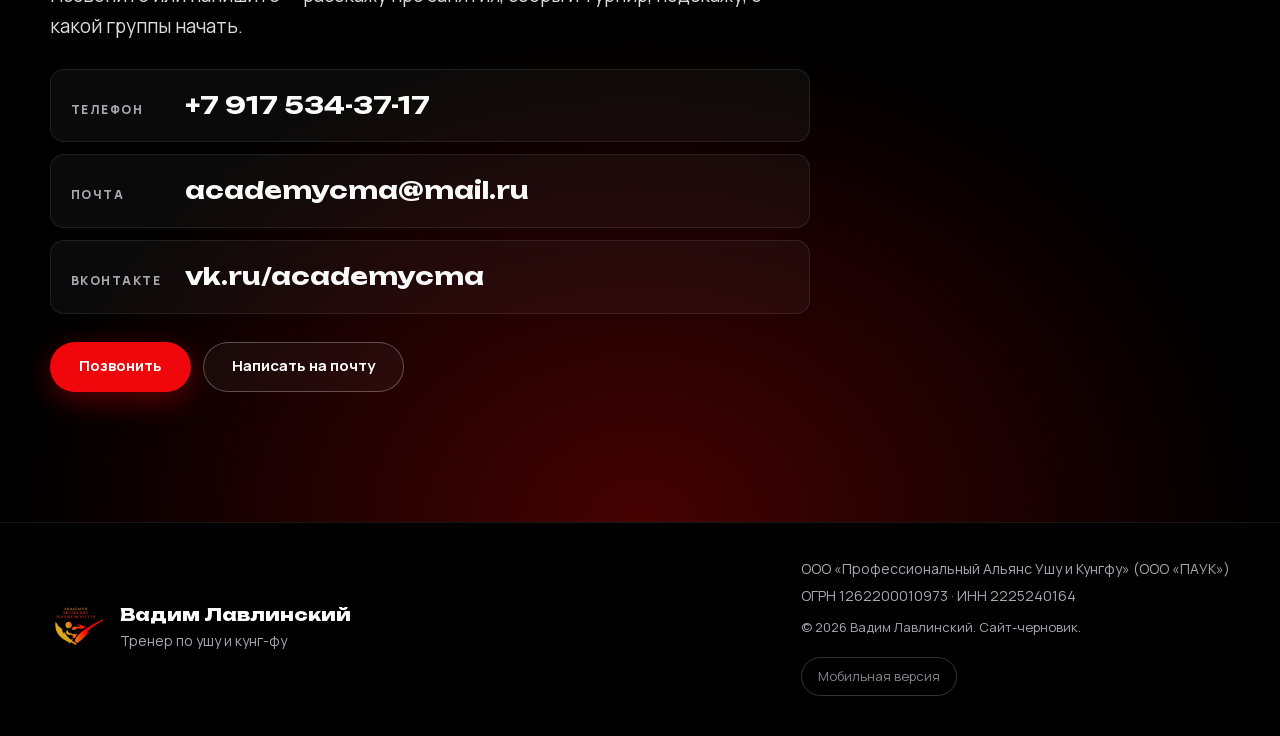
<file: test/index.html>
<!DOCTYPE html>
<html lang="ru">
<head>
<meta charset="utf-8">
<meta name="viewport" content="width=device-width, initial-scale=1">
<meta name="robots" content="noindex,nofollow">
<script>try{if(localStorage.getItem('vl-view')==='pc'){document.querySelector('meta[name=viewport]').setAttribute('content','width=1280');}}catch(e){}</script>
<title>Вадим Лавлинский — тренер по Ушу и Кунг-фу</title>
<meta name="description" content="Чемпион Мира по Кунг-фу. Директор ПАУК, руководитель АКБИ, организатор поездок WuWay и Турнира «Кайши».">
<meta name="theme-color" content="#000000">
<link rel="canonical" href="https://vadimlava.ru/1/">

<!-- Open Graph / Twitter -->
<meta property="og:type" content="website">
<meta property="og:locale" content="ru_RU">
<meta property="og:site_name" content="Вадим Лавлинский">
<meta property="og:title" content="Тренер по Ушу и Кунг-фу">
<meta property="og:description" content="Чемпион Мира по Кунг-фу. Директор ПАУК, руководитель АКБИ, организатор поездок WuWay и Турнира «Кайши».">
<meta property="og:url" content="https://vadimlava.ru/1/">
<meta property="og:image" content="https://vadimlava.ru/images/og-image-2e.jpg">
<meta property="og:image:width" content="1200">
<meta property="og:image:height" content="630">
<meta name="twitter:card" content="summary_large_image">
<meta name="twitter:title" content="Тренер по Ушу и Кунг-фу">
<meta name="twitter:description" content="Чемпион Мира по Кунг-фу. Директор ПАУК, руководитель АКБИ, организатор поездок WuWay и Турнира «Кайши».">
<meta name="twitter:image" content="https://vadimlava.ru/images/og-image-2e.jpg">

<!-- Favicon -->
<link rel="icon" href="/favicon.ico" sizes="any">
<link rel="icon" type="image/png" sizes="32x32" href="/images/favicon-32.png">
<link rel="apple-touch-icon" href="/images/apple-touch-icon.png">

<!-- Шрифты: Unbounded (заголовки) и Manrope (текст), лицензия OFL, подключены локально -->
<link rel="preload" href="/fonts/unbounded-cyr.woff2" as="font" type="font/woff2" crossorigin>
<link rel="preload" href="/fonts/manrope-cyr.woff2" as="font" type="font/woff2" crossorigin>
<link rel="stylesheet" href="/css/style.css">
<link rel="stylesheet" href="/css/page-1.css">

<script type="application/ld+json">
{
  "@context": "https://schema.org",
  "@type": "Person",
  "name": "Вадим Лавлинский",
  "jobTitle": "Тренер по ушу и кунг-фу",
  "url": "https://vadimlava.ru/",
  "image": "https://vadimlava.ru/images/photo-portrait.jpg",
  "email": "mailto:academycma@mail.ru",
  "address": { "@type": "PostalAddress", "addressLocality": "Москва", "addressCountry": "RU" },
  "worksFor": { "@type": "Organization", "name": "Академия Китайских Боевых Искусств (АКБИ)" },
  "sameAs": ["https://vk.ru/academycma", "https://kaishi.ru", "https://wuway.ru"]
}
</script>
</head>
<body class="page-1">

<a class="skip" href="#main">К содержимому</a>

<header class="header" id="top">
  <div class="container header__inner">
    <a class="brand" href="#top" aria-label="Вадим Лавлинский — на главную">
      <span class="brand__mark" aria-hidden="true"></span>
      <span class="brand__text">Вадим Лавлинский</span>
    </a>
    <nav class="nav" id="nav" aria-label="Основное меню">
      <a href="#about">Обо мне</a>
      <a href="#directions">Направления</a>
      <a href="#classes">Занятия</a>
      <a href="#events">События</a>
      <a href="#partners">Партнёры</a>
      <a href="#contacts" class="nav__cta">Связаться</a>
    </nav>
    <button class="burger" id="burger" aria-label="Открыть меню" aria-expanded="false" aria-controls="nav">
      <span></span><span></span><span></span>
    </button>
  </div>
</header>

<main id="main">

<!-- ===================== ГЛАВНАЯ ===================== -->
<section class="hero">
  <div class="container hero__inner">
    <div class="hero__text reveal">
      <p class="eyebrow">Таолу · Туйшоу · Цигун</p>
      <h1>Вадим Лавлинский</h1>
      <p class="hero__lead hero__lead--desk"><span>Тренер по Ушу и Кунг-фу</span><br>
      <span>Руководитель Академии Китайских Боевых Искусств | АКБИ</span><br>
      <span>Чемпион Мира по Кунг-фу, МСМК Федерации Кунг-Фу России</span><br>
      <span>Директор Профессионального Альянса Ушу и Кунгфу | ПАУК</span><br>
      <span>Организатор поездок в Китай WuWay и Турнира «Кайши»</span></p>
      <p class="hero__lead hero__lead--phone"><span>Тренер по Ушу и Кунг-фу</span><span>Чемпион Мира по Кунг-фу</span><span>МСМК Федерации Кунг-Фу России</span><span>Академия Китайских Боевых Искусств</span><span>Профессиональный Альянс Ушу и Кунгфу</span><span>Поездки в Китай WuWay, Турнир «Кайши»</span></p>
      <div class="hero__actions">
        <a class="btn btn--primary" href="#contacts">Связаться</a>
        <a class="btn btn--ghost" href="#events">События и проекты</a>
      </div>
      <ul class="hero__stats">
        <li><b>28 лет</b><span>в боевых искусствах</span></li>
        <li><b>14 лет</b><span>тренерской деятельности</span></li>
        <li><b>12 лет</b><span>организации турниров и поездок</span></li>
      </ul>
    </div>
    <figure class="hero__photo hero__photo--portrait reveal">
      <img src="/images/photo-portrait.jpg" width="1200" height="1800" alt="Вадим Лавлинский — студийный портрет" fetchpriority="high">
    </figure>
  </div>
</section>

<!-- ===================== ОБО МНЕ ===================== -->
<section class="section" id="about">
  <div class="container">
    <header class="section__head reveal">
      <p class="eyebrow">Обо мне</p>
      <h2>Тренер, спортсмен, организатор</h2>
    </header>
    <div class="about reveal">
      <div class="about__text">
        <!-- ЗАГЛУШКА: формулировка «руководитель АКБИ». В брифе было «основатель» — подтвердить у Вадима и при необходимости заменить. -->
        <p>Я тренер по ушу и кунг-фу и руководитель Академии Китайских Боевых Искусств (АКБИ). АКБИ работает с 2014 года: мы занимаемся спортивным и традиционным ушу, комплексами с оружием и без, туйшоу, цигуном и тайцзицюанем.</p>
        <p>Больше 10 лет я провожу учебно-тренировочные сборы и организую московские и всероссийские соревнования и фестивали. Занимался у более чем 15 тренеров, 10 из которых — китайские мастера ушу.</p>
        <p>С 1 октября 2026 года я генеральный директор ООО «Профессиональный Альянс Ушу и Кунгфу» (ПАУК). Вместе с коллегами из клубов 3VClub и «Синтянь» мы проводим открытый турнир и фестиваль «Кайши», а ещё я соорганизатор поездок на тренировки в Китай.</p>
        <ul class="achievements">
          <li>Чемпион Мира по кунг-фу</li>
          <li>4-кратный Чемпион Федерации Кунг-Фу России</li>
          <li>Мастер спорта международного класса (МСМК) Федерации кунг-фу России</li>
          <li>Победитель фестиваля «Легенды туйшоу»</li>
          <li>Организатор московских и всероссийских соревнований и фестивалей</li>
          <li>Более 10&nbsp;000 часов занятий спортом, более 20&nbsp;000 часов тренерской работы</li>
          <li>Подготовил победителей всероссийских и международных соревнований по комплексам и туйшоу</li>
        </ul>
        <!-- ЗАГЛУШКА / ПРОВЕРИТЬ: в брифе Вадим назван «победителем Кубка мира по туйшоу». В источниках (china548.com/acma, wushu-life /vazuza)
             Кубок мира по туйшоу выиграли воспитанники АКБИ и Дарья Лавлинская, а у Вадима указан «победитель фестиваля Легенды туйшоу».
             Поэтому на странице написано про воспитанников. Если Вадим лично победитель Кубка мира, добавить пункт в список выше. -->
        <p class="note">Воспитанники АКБИ с 2014 года — победители Кубка мира по туйшоу, всероссийских и международных соревнований по ушу и кунг-фу (Пекин, Москва, Санкт-Петербург, Орёл, Минск), многократные чемпионы Федерации кунг-фу Москвы и Федерации кунг-фу России.</p>
      </div>
      <figure class="about__photo">
        <img src="/images/photo-legends-tuishou.jpg" width="1400" height="933" alt="Выступление на фестивале «Легенды туйшоу»" loading="lazy">
        <figcaption>Фестиваль «Легенды туйшоу»</figcaption>
        <!-- ЗАГЛУШКА: фото со старого сайта; подтвердить подпись и участников. -->
      </figure>
    </div>
  </div>
</section>

<!-- ===================== НАПРАВЛЕНИЯ ===================== -->
<section class="section section--alt" id="directions">
  <div class="container">
    <header class="section__head reveal">
      <p class="eyebrow">Направления</p>
      <h2>Чем я занимаюсь</h2>
    </header>
    <div class="cards cards--5">
      <article class="card reveal">
        <span class="card__num">01</span>
        <h3>Ушу</h3>
        <p>Спортивное и традиционное ушу. Комплексы без оружия и с оружием: мечи, копья, алебарды, палки.</p>
      </article>
      <article class="card reveal">
        <span class="card__num">02</span>
        <h3>Кунг-фу</h3>
        <p>Индивидуальная и групповая работа над техникой, общая и специальная физическая подготовка, подготовка к выступлениям и соревнованиям.</p>
      </article>
      <article class="card reveal">
        <span class="card__num">03</span>
        <h3>Туйшоу</h3>
        <p>Вид безопасной борьбы. Тренировки по туйшоу на месте и в движении, подготовка к турнирам и фестивалям.</p>
      </article>
      <article class="card reveal">
        <span class="card__num">04</span>
        <h3>Цигун</h3>
        <p>Практика для психологической подготовки и глубокой работы с телом.</p>
      </article>
      <article class="card reveal">
        <span class="card__num">05</span>
        <h3>Тайцзицюань</h3>
        <p>Практика тайцзицюань: глубокая работа с телом, которая дополняет спортивную подготовку.</p>
      </article>
    </div>
    <div class="gallery reveal">
      <figure><img src="/images/photo-practice.jpg" width="1400" height="1400" alt="Парная практика туйшоу в зале" loading="lazy"></figure>
      <figure><img src="/images/photo-competition.jpg" width="1400" height="1400" alt="Поединок туйшоу на соревнованиях" loading="lazy"></figure>
      <!-- ЗАГЛУШКА: фото со старого сайта wushu-life.tb.ru, подписи нейтральные. Заменить на актуальные при наличии. -->
    </div>
  </div>
</section>

<!-- ===================== ЗАНЯТИЯ И ЗАЛЫ ===================== -->
<section class="section" id="classes">
  <div class="container">
    <header class="section__head reveal">
      <p class="eyebrow">Занятия и залы</p>
      <h2>Академия Китайских Боевых Искусств</h2>
    </header>
    <div class="academy reveal">
      <div class="academy__intro">
        <img class="academy__logo" src="/images/logo-akbi.png" width="239" height="128" alt="Логотип АКБИ — Академия Китайских Боевых Искусств" loading="lazy">
        <p>АКБИ — это занятия спортивным и традиционным ушу и кунг-фу, комплексы с оружием и без, тренировки по туйшоу, цигун и тайцзицюань. Есть группы для начинающих и продолжающих, спортивная группа, туйшоу в движении и персональные занятия.</p>
        <p class="badge badge--warn">Расписание и стоимость уточняйте у тренера</p>
        <!-- ЗАГЛУШКА: актуальное расписание и цены. Старый сайт wushu-life.tb.ru содержит такие данные (дни и время групп, цены: туйшоу для взрослых 8000 ₽,
             ушу для детей и подростков 5100 ₽, персональные занятия 10000 ₽ — период оплаты на сайте не указан), но они не подтверждены, поэтому на странице их нет.
             Ориентир по времени со старого сайта: начинающие Пн, Пт 16:30–17:30; продолжающие Пн, Ср, Пт 16:30–17:30; спортивная группа Пн, Ср, Пт 17:30–20:00;
             туйшоу в движении Вт, Чт 20:00–22:00 (ТЦ «Белград»); персональные Сб, Вс 9:00–17:00 (м. Коломенская).
             На china548.com/acma указан ещё один зал: ул. Маршала Захарова, 8к1 (начинающие Пн и Пт 16:30–17:30), запись через mos.ru (id 1659847). Что из этого действует — подтвердить. -->
        <figure class="academy__photo">
          <img src="/images/photo-team.jpg" width="1600" height="1066" alt="Команда АКБИ после соревнований" loading="lazy">
          <!-- ВНИМАНИЕ: на фото дети. Перед публикацией получить подтверждение Вадима, что фото можно размещать. -->
        </figure>
      </div>
      <div class="halls">
        <h3>Где занимаемся</h3>
        <ul class="hall-list">
          <li class="hall">
            <span class="hall__metro">м. Орехово</span>
            <span class="hall__days">Понедельник, среда, пятница</span>
          </li>
          <li class="hall">
            <span class="hall__metro">м. Домодедовская</span>
            <span class="hall__days">Вторник, четверг · ТЦ «Белград»</span>
          </li>
          <li class="hall">
            <span class="hall__metro">м. Коломенская</span>
            <span class="hall__days">Суббота, воскресенье · персональные занятия</span>
          </li>
        </ul>
        <p class="note">Точные адреса, группы и время занятий уточняйте у тренера: расписание обновляется.</p>
        <!-- ЗАГЛУШКА: дни и метро взяты со старого сайта wushu-life.tb.ru, точные адреса залов не указывались. Подтвердить актуальность. -->
        <a class="btn btn--primary" href="#contacts">Записаться на пробное занятие</a>
        <!-- ЗАГЛУШКА: наличие и условия пробного занятия не подтверждены. Если пробного нет, заменить текст кнопки на «Узнать о записи». -->
      </div>
    </div>
  </div>
</section>

<!-- ===================== СОБЫТИЯ И ПРОЕКТЫ ===================== -->
<section class="section section--alt" id="events">
  <div class="container">
    <header class="section__head reveal">
      <p class="eyebrow">События и проекты</p>
      <h2>Турниры, сборы и поездки</h2>
    </header>
    <div class="events">

      <article class="event event--main reveal">
        <p class="event__tag">Турнир</p>
        <h3>Кайши-2027</h3>
        <p class="event__date">27–28 февраля 2027</p>
        <p>Открытый турнир и фестиваль боевых искусств. Фестивальная программа (медали и диплом всем участникам) и турнирная (призовые места, личное многоборье). Проходит в спорткомплексе в Московской области. Предварительная заявка принимается до 20 декабря 2026 года.</p>
        <p class="event__org">Организатор турнира — Профессиональный Альянс Ушу и Кунгфу. Я соорганизатор вместе с клубами 3VClub и «Синтянь»; при поддержке АКБИ.</p>
        <!-- ПРОВЕРИТЬ: на kaishi.ru регистрация на момент проверки «ожидалась» (не была открыта). Дата, площадка и сроки заявок по состоянию на 28.10.2026. -->
        <a class="btn btn--primary" href="https://kaishi.ru" target="_blank" rel="noopener">Сайт турнира kaishi.ru</a>
      </article>

      <article class="event reveal">
        <p class="event__tag">Сборы</p>
        <h3>Сборы на Вазузе</h3>
        <p class="event__date">Даты уточняйте</p>
        <p>Учебно-тренировочные сборы на Вазузском водохранилище около Зубцова, примерно в 250 км от Москвы. Две-три тренировки в день: комплексы, растяжка, физическая подготовка, туйшоу, тайцзи. Четырёхразовое питание, купание и активный отдых. Сборы мы проводим больше 10 лет.</p>
        <!-- ЗАГЛУШКА: даты, стоимость и условия записи на ближайшие сборы на Вазузе (в источниках дат 2026/2027 нет). Спросить у Вадима. -->
        <a class="link" href="https://wushu-life.tb.ru/vazuza" target="_blank" rel="noopener">Подробности и частые вопросы</a>
      </article>

      <article class="event reveal">
        <p class="event__tag">Поездки</p>
        <h3>Тренировки в Китае</h3>
        <p class="event__date">wuway.ru</p>
        <p>Поездки на тренировки с китайскими мастерами: жить внутри школы, тренироваться по 2–3 раза в день. Подходит и новичкам, и спортсменам. Я соорганизатор этих поездок. Актуальные даты и условия на сайте проекта.</p>
        <!-- ПРОВЕРИТЬ: на wuway.ru организаторы не названы, участие Вадима — по его словам. Даты и цены сознательно не указаны (на сайте не указан год). -->
        <a class="link" href="https://wuway.ru" target="_blank" rel="noopener">Перейти на wuway.ru</a>
      </article>

      <article class="event event--pauk reveal">
        <img src="/images/logo-pauk.png" width="400" height="400" alt="Логотип ПАУК — Профессиональный Альянс Ушу и Кунгфу" loading="lazy">
        <div>
          <p class="event__tag">Организация</p>
          <h3>ПАУК</h3>
          <p>Профессиональный Альянс Ушу и Кунгфу. Я генеральный директор с 1 октября 2026 года. Альянс — организатор турнира «Кайши».</p>
          <!-- ПРОВЕРИТЬ: описание ПАУК составлено осторожно, без данных с pawk.ru (черновик будущего сайта). Дать Вадиму утвердить формулировку. -->
        </div>
      </article>

    </div>
    <p class="events__links reveal">Страница АКБИ ВКонтакте: <a href="https://vk.ru/academycma" target="_blank" rel="noopener">vk.ru/academycma</a></p>
  </div>
</section>

<!-- ===================== ПАРТНЁРЫ ===================== -->
<section class="section" id="partners">
  <div class="container">
    <header class="section__head reveal">
      <p class="eyebrow">Партнёры</p>
      <h2>С кем мы работаем</h2>
    </header>
    <div class="cards cards--4">
      <article class="card reveal">
        <h3>ПАУК</h3>
        <p>Профессиональный Альянс Ушу и Кунгфу, организатор турнира «Кайши». Я генеральный директор.</p>
      </article>
      <article class="card reveal">
        <h3>3VClub</h3>
        <p>Клуб, соорганизатор турнира «Кайши».</p>
        <a class="link" href="https://club3v.ru" target="_blank" rel="noopener">club3v.ru</a>
      </article>
      <article class="card reveal">
        <h3>Синтянь</h3>
        <p>Клуб «Синтянь», соорганизатор турнира «Кайши».</p>
        <a class="link" href="https://xingtian.ru" target="_blank" rel="noopener">xingtian.ru</a>
      </article>
      <article class="card reveal">
        <h3>Martial Store</h3>
        <p>Инвентарь для ушу и кунг-фу, генеральный спонсор «Кайши-2027». Москва.</p>
        <a class="link" href="https://martial-store.ru" target="_blank" rel="noopener">martial-store.ru</a>
      </article>
    </div>
    <!-- ПРОВЕРИТЬ: на ссылки на club3v.ru и xingtian.ru нужно согласие партнёров и подтверждение формулировок. Логотипы партнёров намеренно не использованы. -->
  </div>
</section>

<!-- ===================== КОНТАКТЫ ===================== -->
<section class="section section--contact" id="contacts">
  <div class="container">
    <header class="section__head reveal">
      <p class="eyebrow">Контакты</p>
      <h2>Связаться со мной</h2>
    </header>
    <div class="contacts reveal">
      <p class="contacts__lead">Позвоните или напишите — расскажу про занятия, сборы и турнир, подскажу, с какой группы начать.</p>
      <!-- ПРОВЕРИТЬ: телефон и почта взяты со старого сайта wushu-life.tb.ru (там записаны как +7 (917) 53-43-717). Подтвердить у Вадима, что их можно публиковать. -->
      <ul class="contact-list">
        <li>
          <span class="contact-list__label">Телефон</span>
          <a href="tel:+79175343717">+7 917 534-37-17</a>
        </li>
        <li>
          <span class="contact-list__label">Почта</span>
          <a href="mailto:academycma@mail.ru">academycma@mail.ru</a>
        </li>
        <li>
          <span class="contact-list__label">ВКонтакте</span>
          <a href="https://vk.ru/academycma" target="_blank" rel="noopener">vk.ru/academycma</a>
        </li>
      </ul>
      <div class="hero__actions">
        <a class="btn btn--primary" href="tel:+79175343717">Позвонить</a>
        <a class="btn btn--ghost" href="mailto:academycma@mail.ru">Написать на почту</a>
      </div>
      <!-- ЗАГЛУШКА: мессенджеры (Telegram / WhatsApp) для записи — ссылок в источниках нет. Telegram-канал будет добавлен после запуска. -->
    </div>
  </div>
</section>

</main>

<footer class="footer">
  <div class="container footer__inner">
    <div class="footer__brand">
      <img src="/images/logo-akbi-round.png" width="64" height="64" alt="" loading="lazy">
      <div>
        <p class="footer__name">Вадим Лавлинский</p>
        <p class="footer__sub">Тренер по ушу и кунг-фу</p>
      </div>
    </div>
    <div class="footer__legal">
      <p>ООО «Профессиональный Альянс Ушу и Кунгфу» (ООО «ПАУК»)</p>
      <p>ОГРН 1262200010973 · ИНН 2225240164</p>
      <!-- Реквизиты по данным ЕГРЮЛ (через checko.ru, 28.10.2026). Юр. адрес на сайте не указан по решению заказчика; ИП не указан. -->
      <p class="footer__copy">© 2026 Вадим Лавлинский. Сайт-черновик.</p>
      <button type="button" class="view-toggle" id="viewToggle">Версия для ПК</button>
      <!-- ЗАГЛУШКА: политика конфиденциальности (ссылка на страницу) нужна, когда появится форма записи или сбор данных. На старом сайте есть /privacy-policy. -->
    </div>
  </div>
</footer>

<script src="/js/main.js"></script>
<style>
.view-toggle{margin-top:14px;padding:8px 16px;border:1px solid rgba(255,255,255,.25);border-radius:999px;background:transparent;color:inherit;font:inherit;font-size:13px;cursor:pointer;opacity:.8}
.view-toggle:hover{opacity:1;border-color:var(--red)}
</style>
<script>
(function(){
  var b=document.getElementById('viewToggle'); if(!b) return;
  var pc=false; try{pc=localStorage.getItem('vl-view')==='pc';}catch(e){}
  var phone=Math.min(screen.width,screen.height)<900;
  if(phone||pc){
    b.textContent=pc?'Мобильная версия':'Версия для ПК';
    b.onclick=function(){
      try{ if(pc){localStorage.removeItem('vl-view');}else{localStorage.setItem('vl-view','pc');} }catch(e){}
      location.reload();
    };
  } else {
    b.textContent='Мобильная версия';
    b.onclick=function(){ window.open(location.href,'vl_mobile','width=390,height=844'); };
  }
})();
</script>
</body>
</html>
</file>
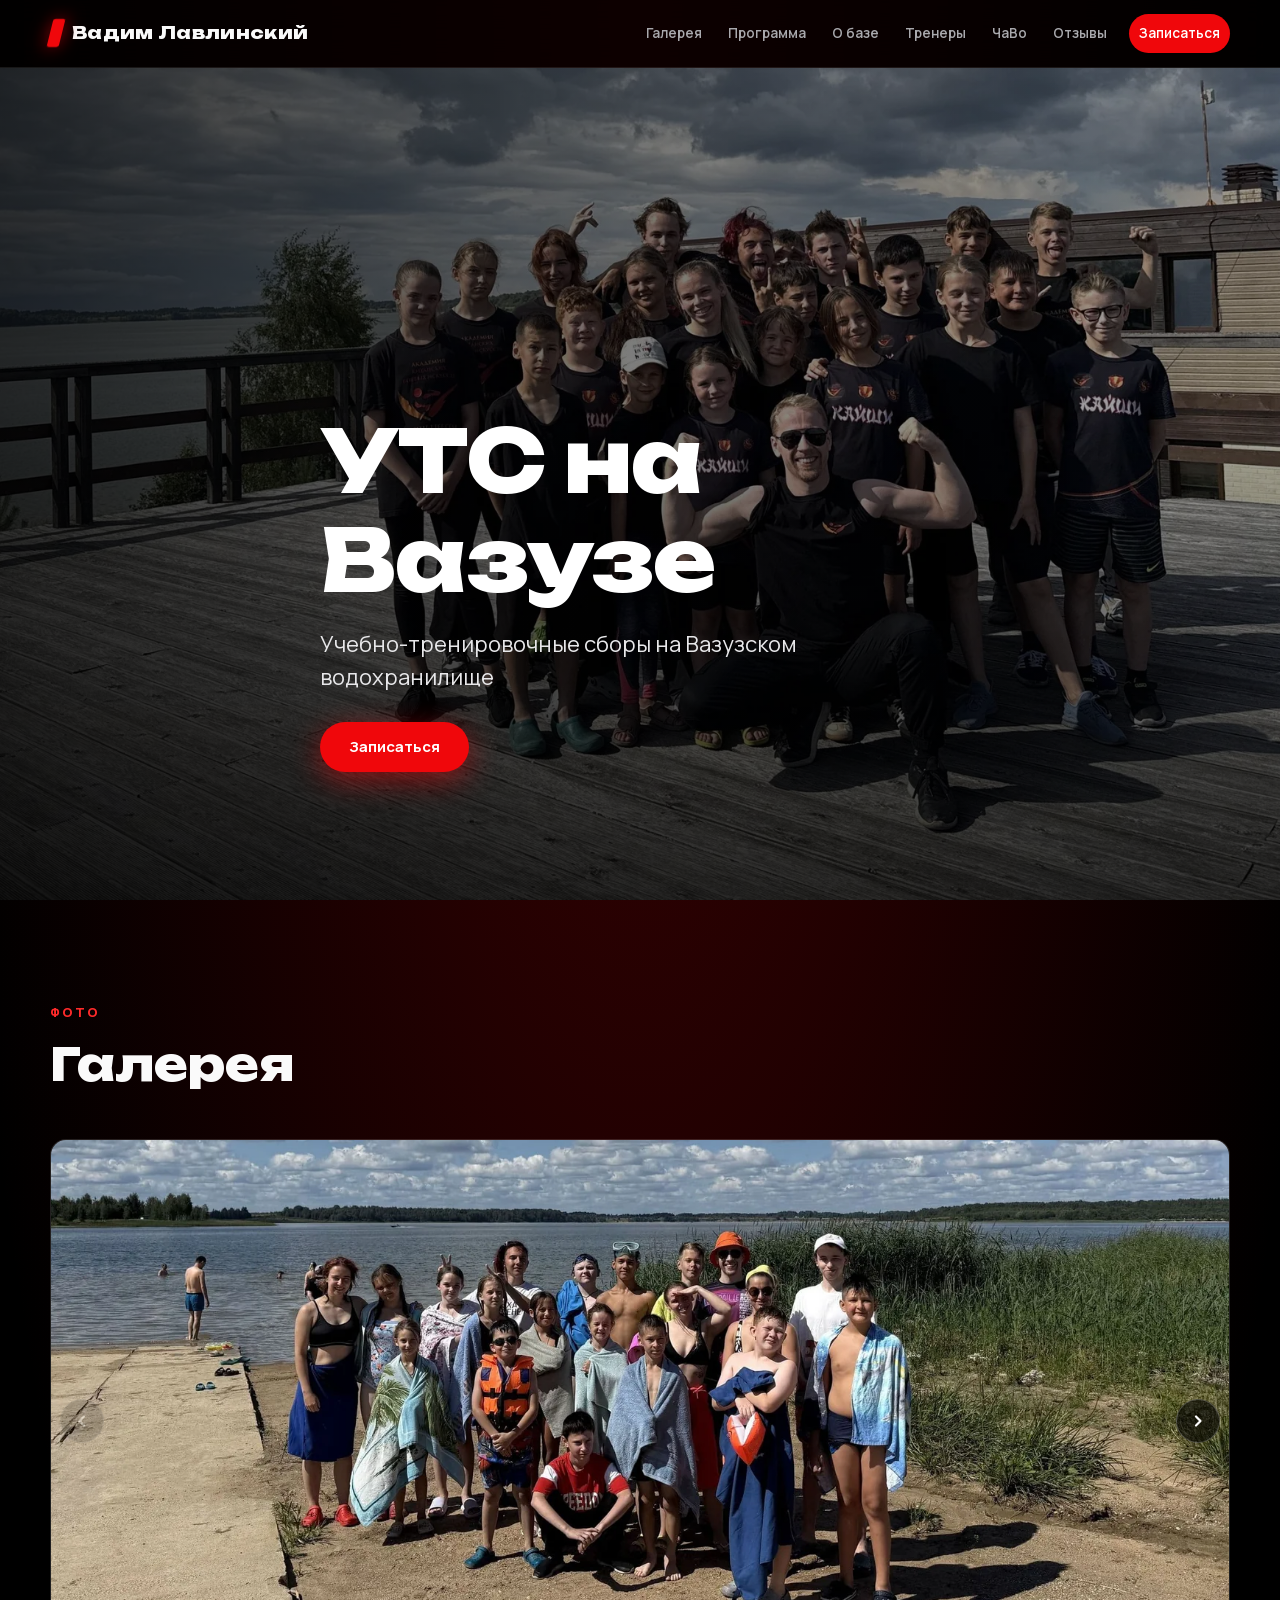
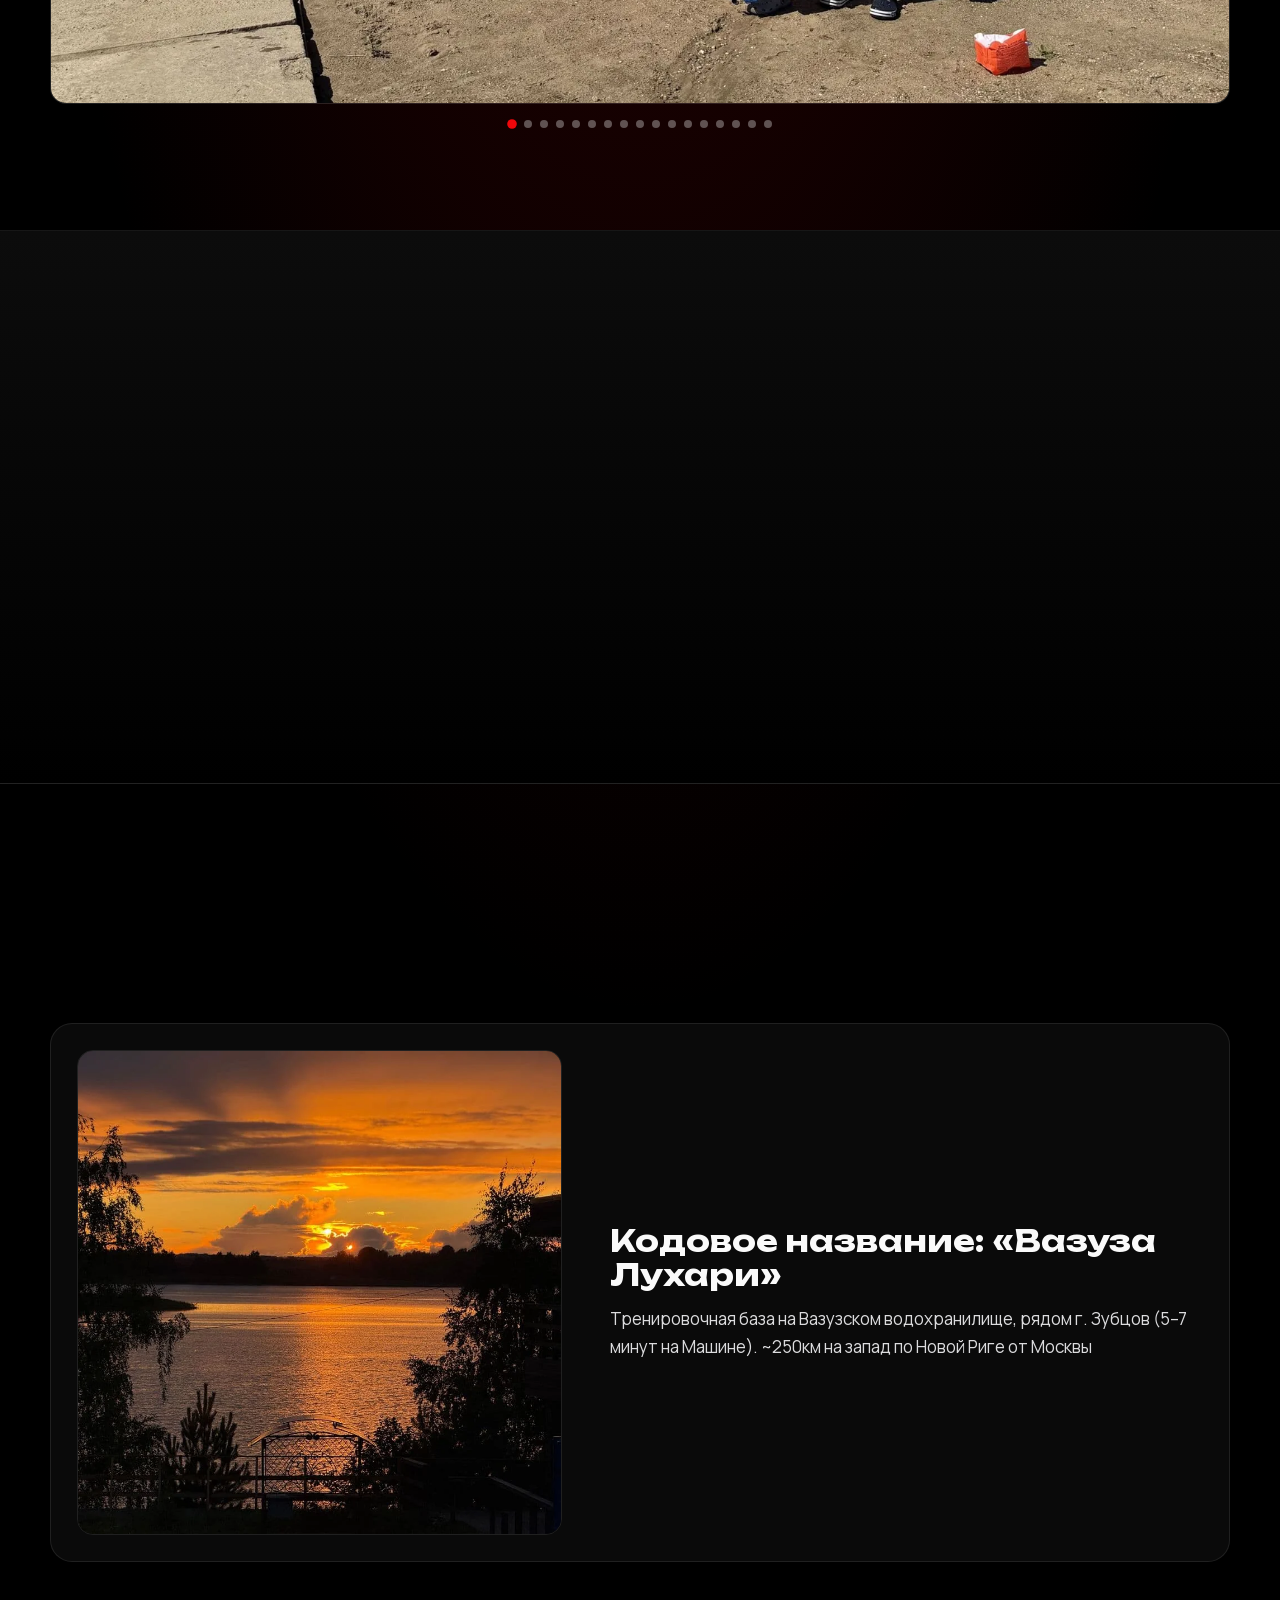
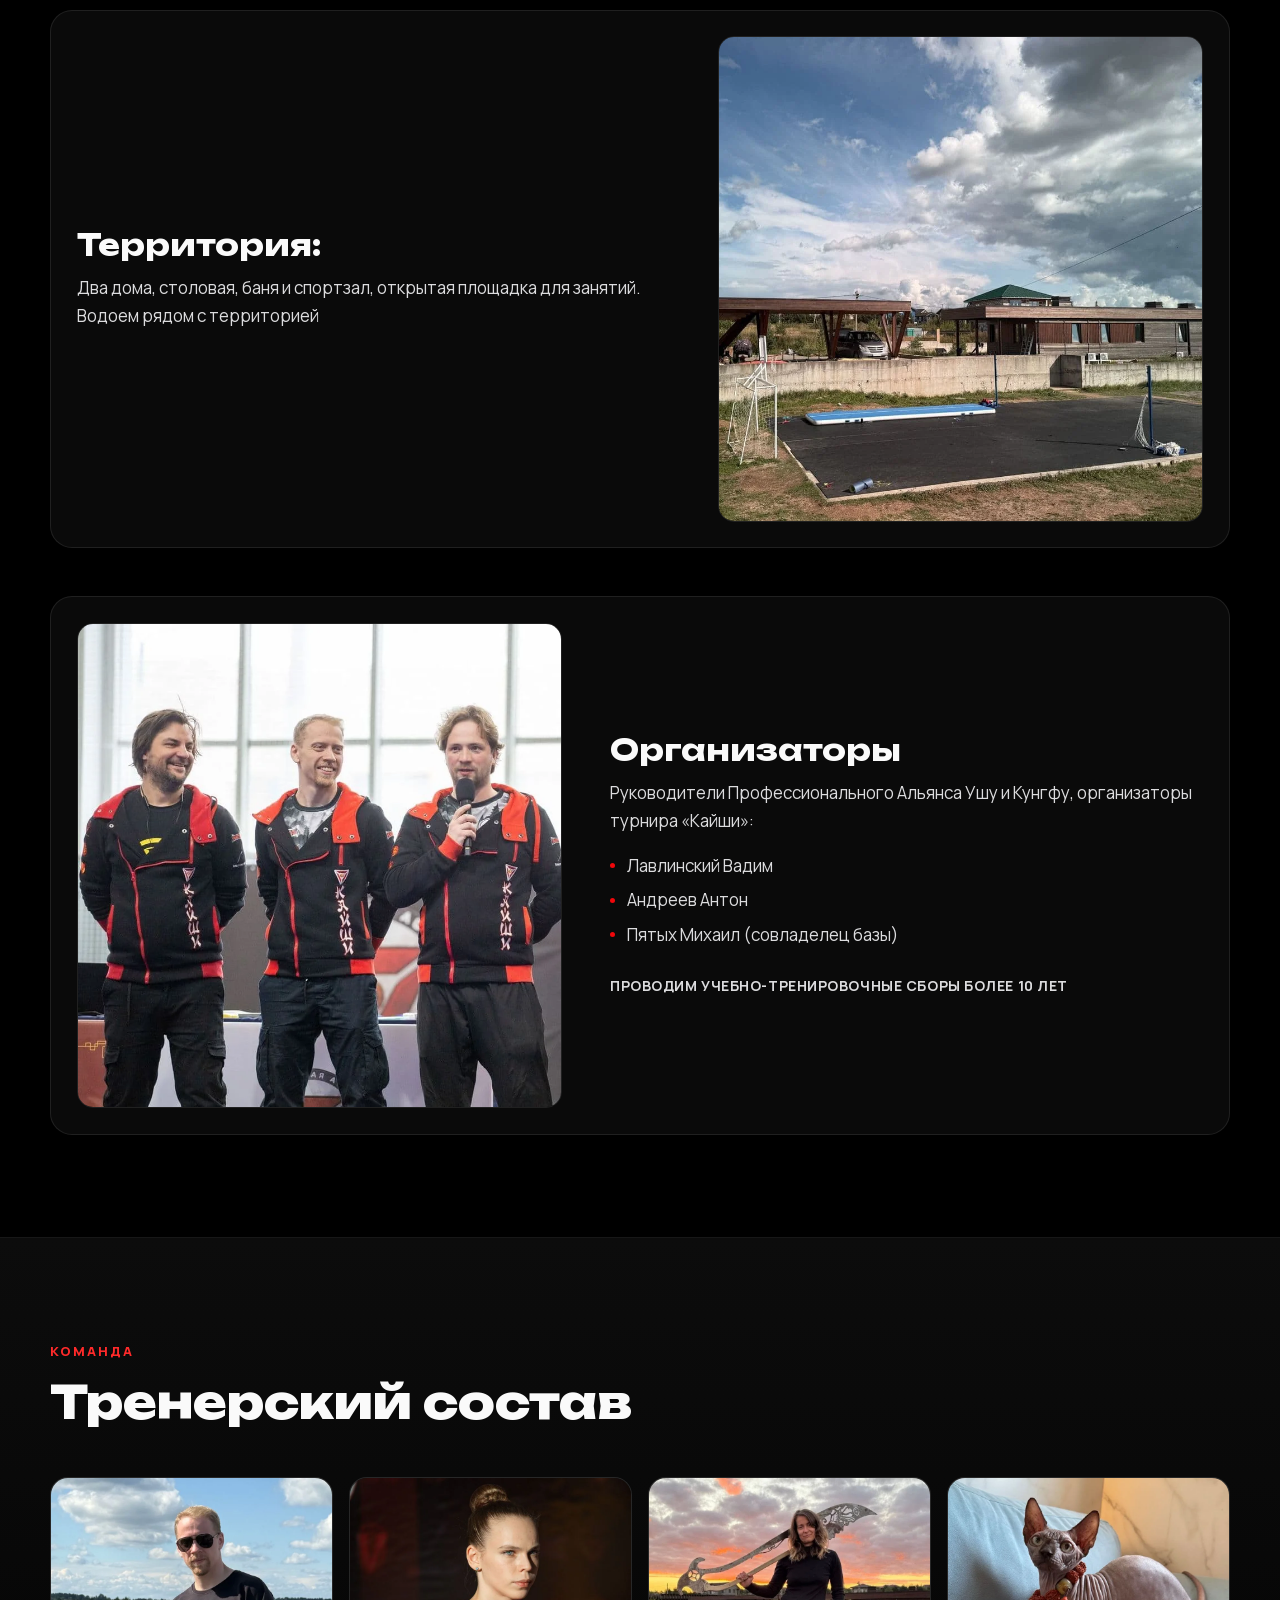
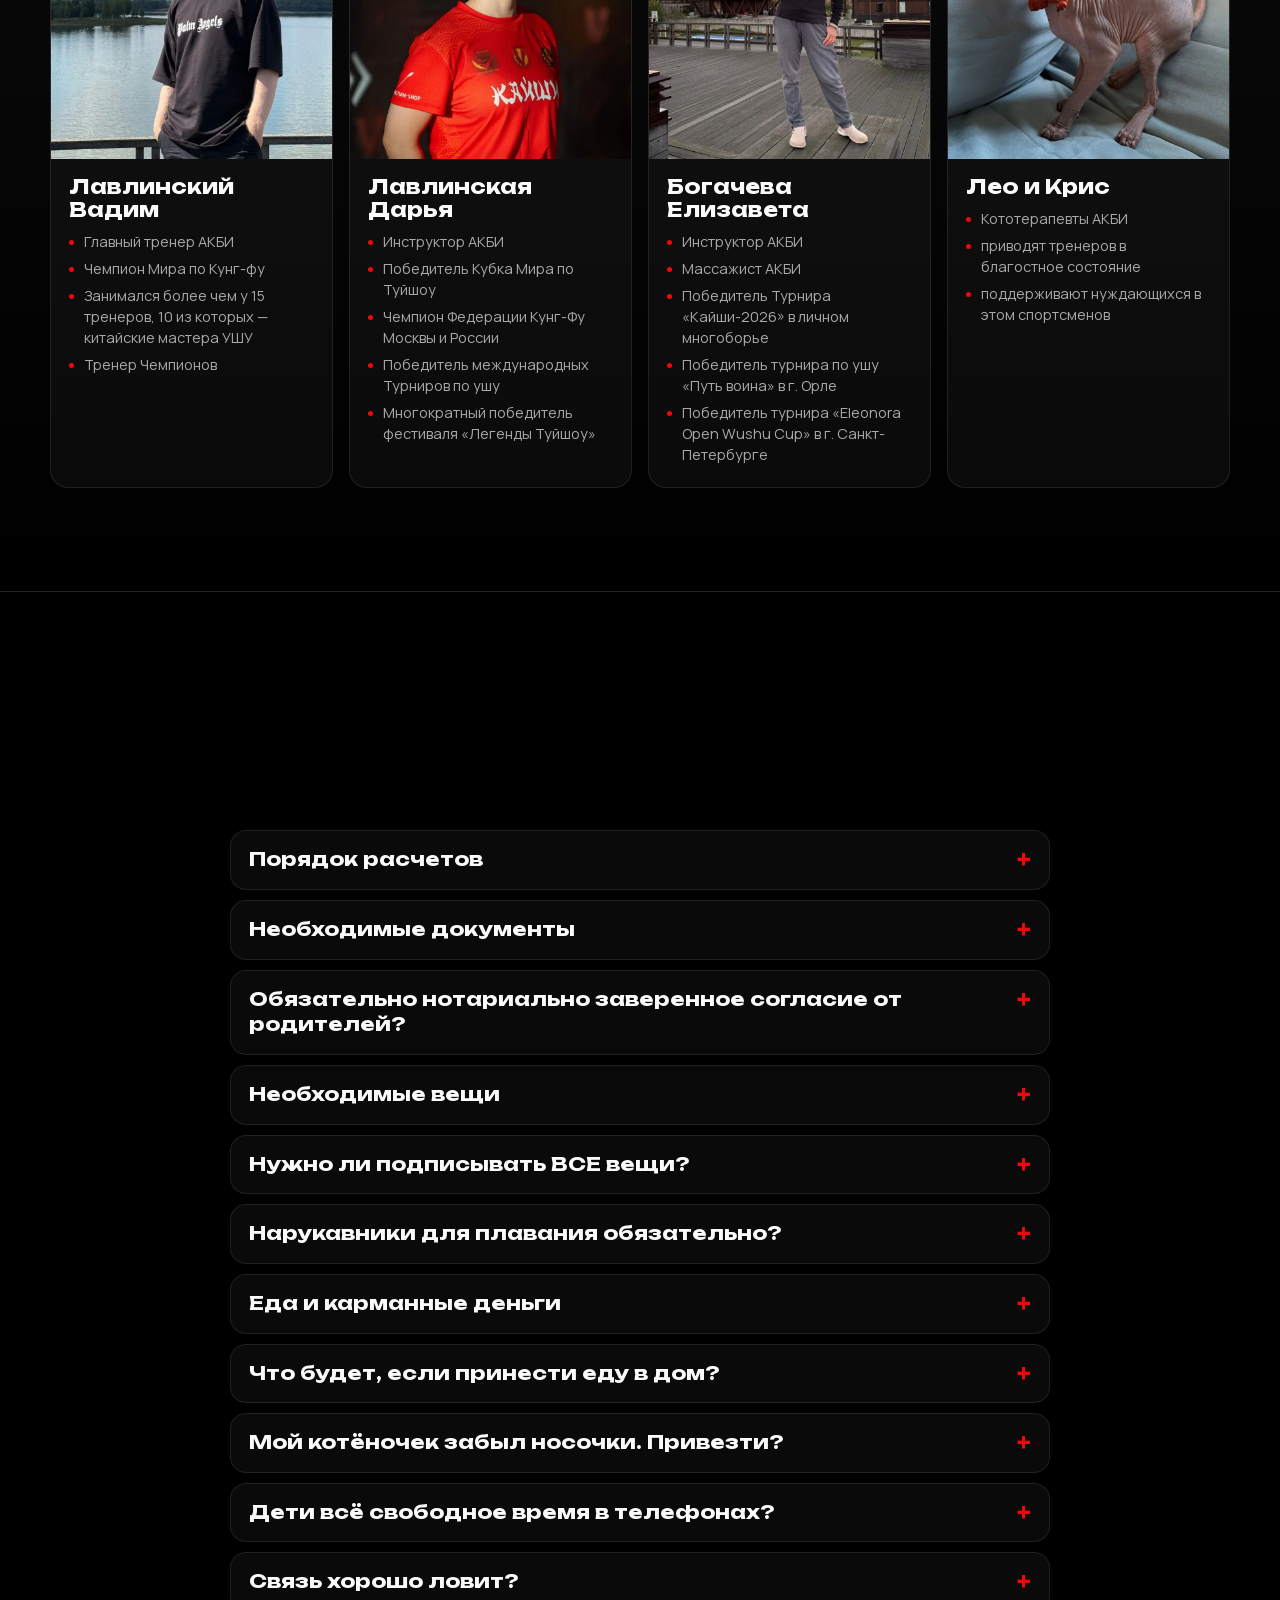
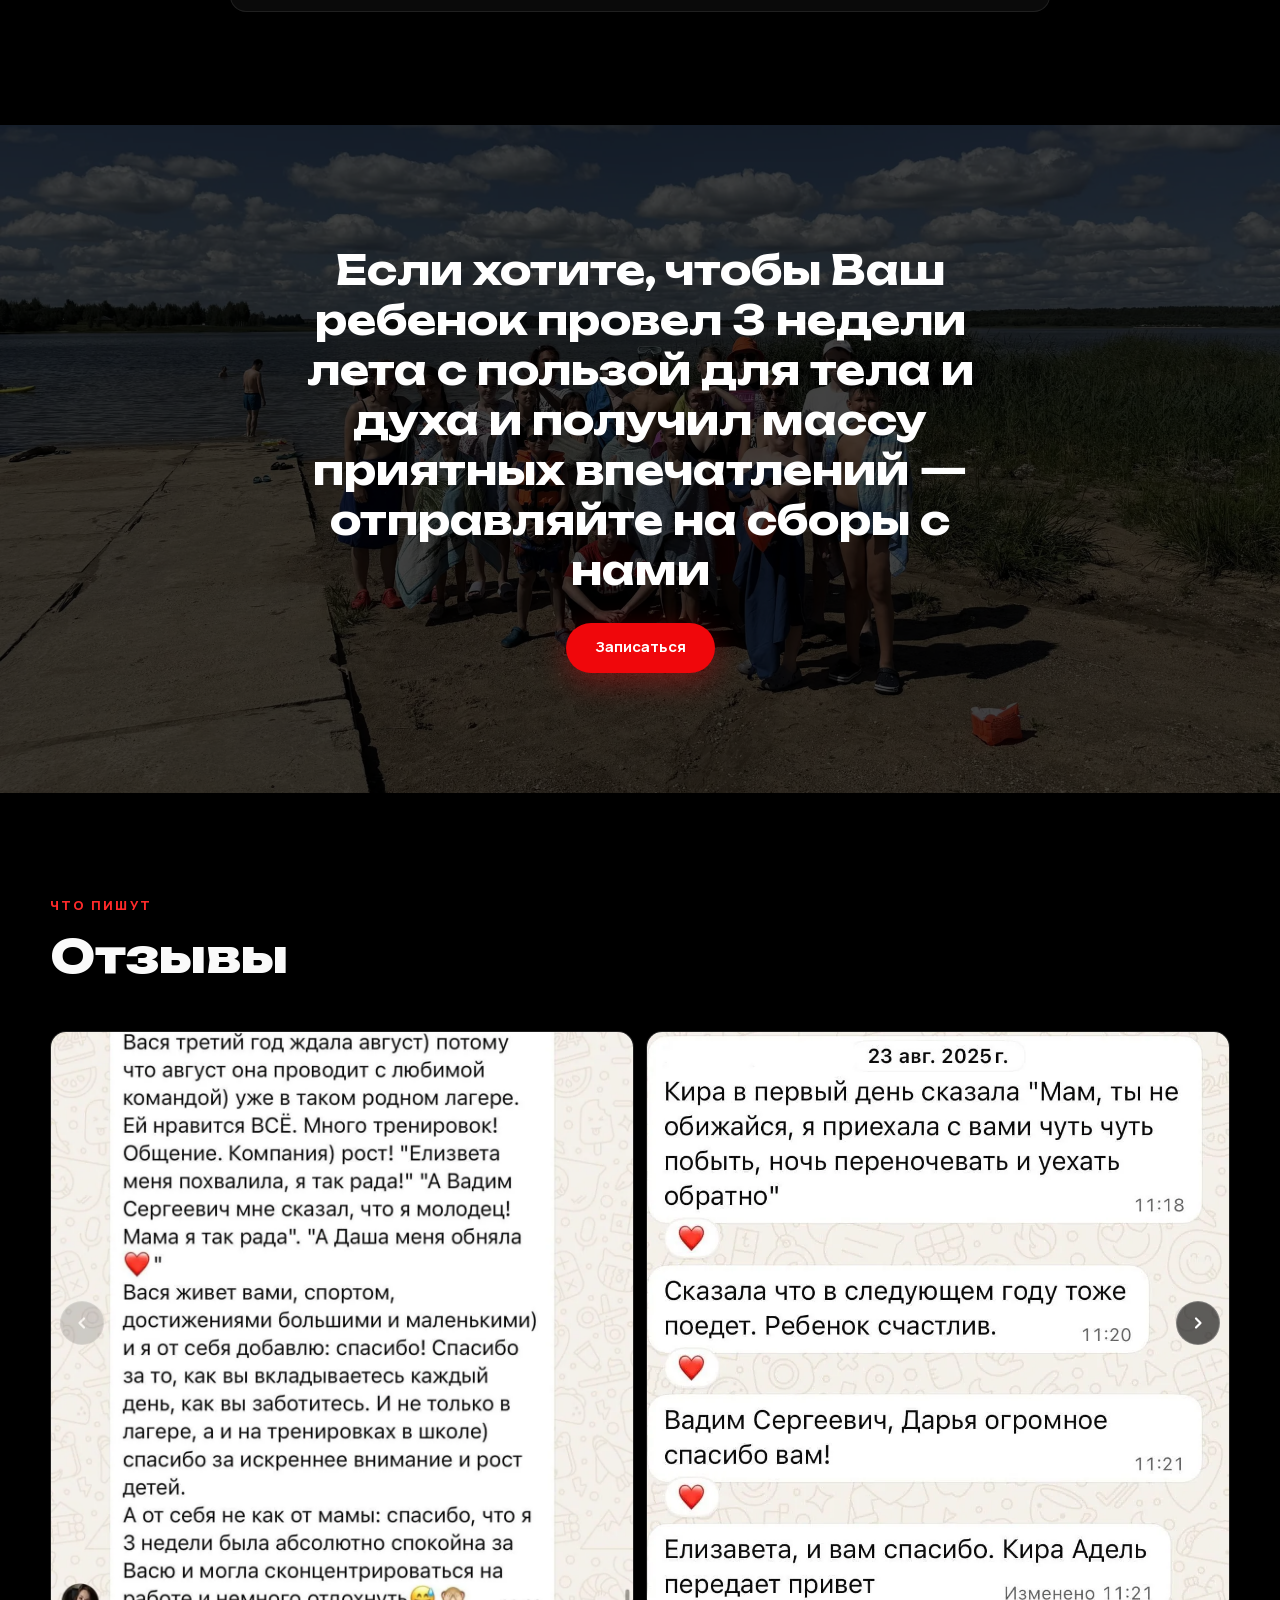
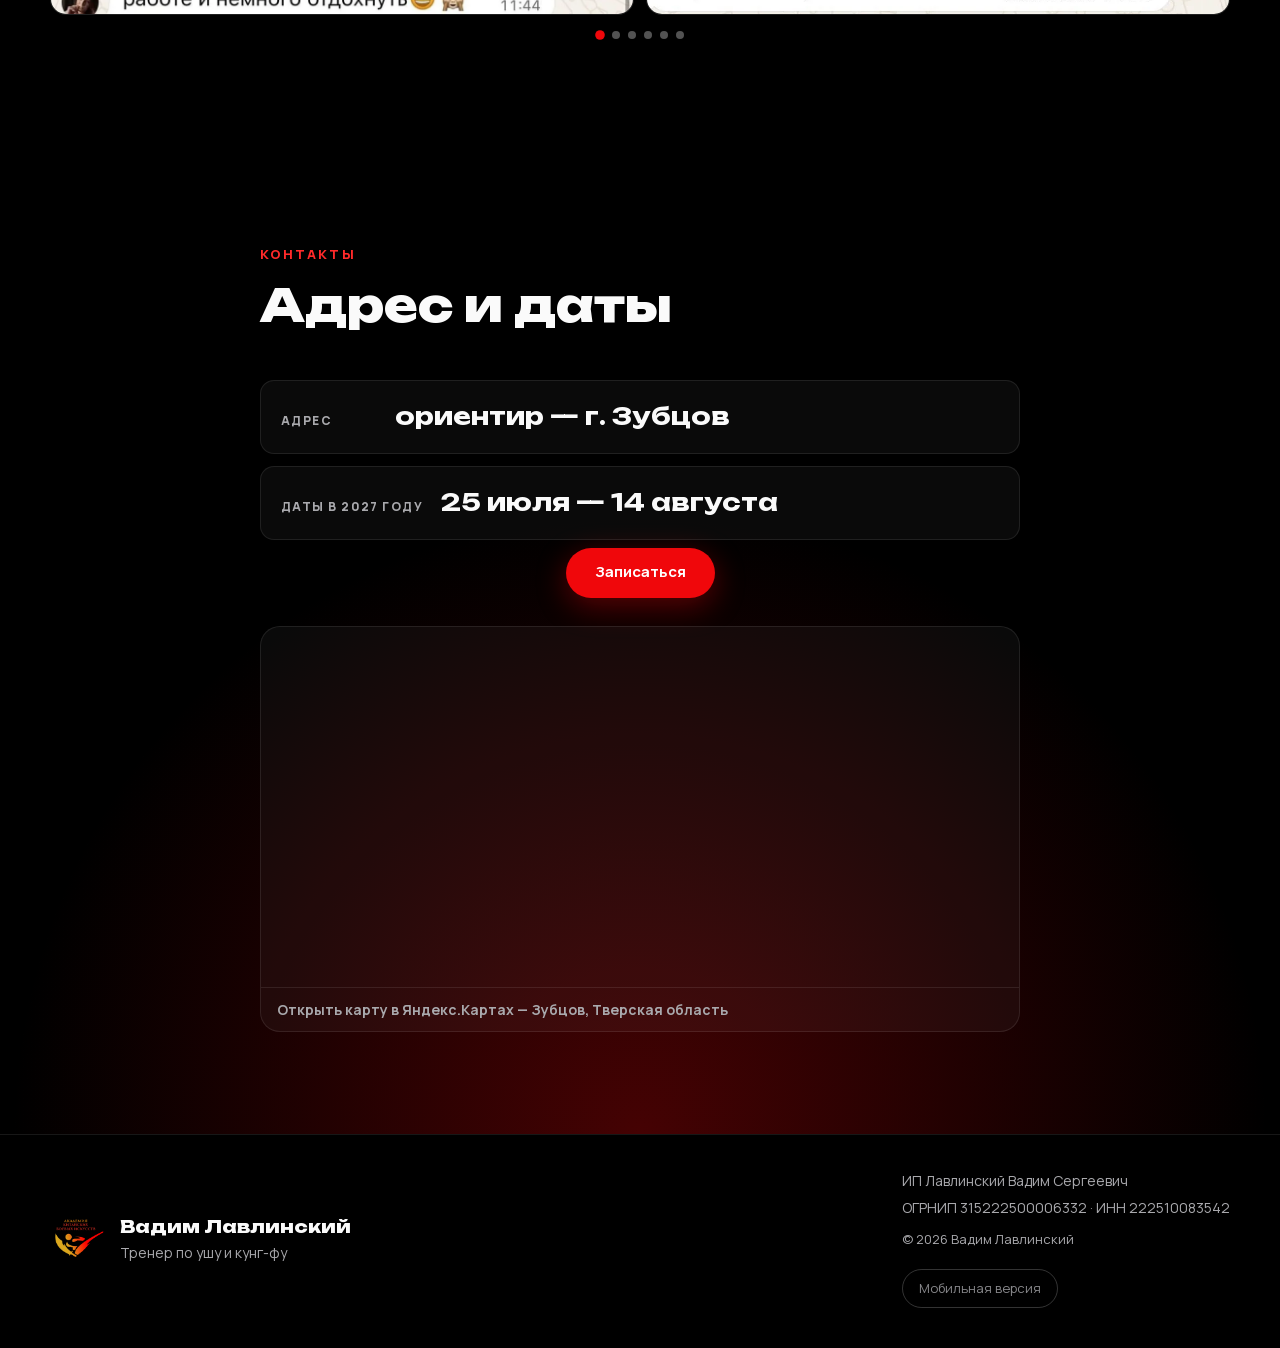
<file: vazuza/index.html>
<!DOCTYPE html>
<html lang="ru">
<head>
<meta charset="utf-8">
<meta name="viewport" content="width=device-width, initial-scale=1">
<script>try{if(localStorage.getItem('vl-view')==='pc'){document.querySelector('meta[name=viewport]').setAttribute('content','width=1280');}}catch(e){}</script>
<title>УТС на Вазузе — Вадим Лавлинский</title>
<meta name="description" content="Учебно-тренировочные сборы на Вазузском водохранилище. 25 июля — 14 августа 2027, ориентир — г. Зубцов. Тренировки по ушу и кунг-фу, питание, досуг.">
<meta name="theme-color" content="#000000">
<meta name="robots" content="index,follow">
<link rel="canonical" href="https://vadimlava.ru/vazuza/">

<!-- Open Graph / Twitter -->
<meta property="og:type" content="website">
<meta property="og:locale" content="ru_RU">
<meta property="og:site_name" content="Вадим Лавлинский">
<meta property="og:title" content="УТС на Вазузе">
<meta property="og:description" content="Учебно-тренировочные сборы на Вазузском водохранилище. 25 июля — 14 августа 2027, ориентир — г. Зубцов.">
<meta property="og:url" content="https://vadimlava.ru/vazuza/">
<meta property="og:image" content="https://vadimlava.ru/images/vazuza/og.jpg">
<meta property="og:image:width" content="1200">
<meta property="og:image:height" content="630">
<meta name="twitter:card" content="summary_large_image">
<meta name="twitter:title" content="УТС на Вазузе">
<meta name="twitter:description" content="Учебно-тренировочные сборы на Вазузском водохранилище. 25 июля — 14 августа 2027, ориентир — г. Зубцов.">
<meta name="twitter:image" content="https://vadimlava.ru/images/vazuza/og.jpg">

<!-- Favicon -->
<link rel="icon" href="/favicon.ico" sizes="any">
<link rel="icon" type="image/png" sizes="32x32" href="/images/favicon-32.png">
<link rel="apple-touch-icon" href="/images/apple-touch-icon.png">

<link rel="preload" href="/fonts/unbounded-cyr.woff2" as="font" type="font/woff2" crossorigin>
<link rel="preload" href="/fonts/manrope-cyr.woff2" as="font" type="font/woff2" crossorigin>
<link rel="preload" href="/images/vazuza/hero.webp" as="image" fetchpriority="high">
<link rel="stylesheet" href="/css/style.css">
<link rel="stylesheet" href="/css/vazuza.css">
<link rel="stylesheet" href="/css/vazuza2.css">
<link rel="stylesheet" href="/css/vazuza-main.css">


<script type="application/ld+json">
{
  "@context": "https://schema.org",
  "@type": "Event",
  "name": "УТС на Вазузе",
  "description": "Учебно-тренировочные сборы на Вазузском водохранилище.",
  "startDate": "2027-07-25",
  "endDate": "2027-08-14",
  "eventAttendanceMode": "https://schema.org/OfflineEventAttendanceMode",
  "eventStatus": "https://schema.org/EventScheduled",
  "image": "https://vadimlava.ru/images/vazuza/og.jpg",
  "url": "https://vadimlava.ru/vazuza/",
  "location": {
    "@type": "Place",
    "name": "Вазуза Лухари",
    "address": {
      "@type": "PostalAddress",
      "addressLocality": "Зубцов",
      "addressRegion": "Тверская область",
      "addressCountry": "RU"
    }
  },
  "organizer": {
    "@type": "Person",
    "name": "Вадим Лавлинский",
    "url": "https://vadimlava.ru/vazuza/"
  }
}
</script>
</head>
<body class="page-vazuza page-vazuza2">

<a class="skip" href="#main">К содержимому</a>

<header class="header" id="top">
  <div class="container header__inner">
    <a class="brand" href="/vazuza/" aria-label="Вадим Лавлинский">
      <span class="brand__mark" aria-hidden="true"></span>
      <span class="brand__text">Вадим Лавлинский</span>
    </a>
    <nav class="nav" id="nav" aria-label="Основное меню">
      <a href="#gallery">Галерея</a>
      <a href="#program">Программа</a>
      <a href="#base">О базе</a>
      <a href="#coaches">Тренеры</a>
      <a href="#faq">ЧаВо</a>
      <a href="#reviews">Отзывы</a>
      <a href="#zapis" class="nav__cta js-open-signup">Записаться</a>
    </nav>
    <button class="burger" id="burger" aria-label="Открыть меню" aria-expanded="false" aria-controls="nav">
      <span></span><span></span><span></span>
    </button>
  </div>
</header>

<main id="main">

<!-- ===================== ГЕРОЙ ===================== -->
<section class="vz-hero" aria-label="УТС на Вазузе">
  <div class="vz-hero__bg">
    <img src="/images/vazuza/hero.webp" width="1920" height="1023" alt="Участники учебно-тренировочных сборов на Вазузе" fetchpriority="high">
  </div>
  <div class="container vz-hero__inner reveal">
    <h1>УТС на Вазузе</h1>
    <p class="vz-hero__lead">Учебно-тренировочные сборы на Вазузском водохранилище</p>
    <div class="hero__actions">
      <a class="btn btn--primary js-open-signup" href="#zapis">Записаться</a>
    </div>
  </div>
</section>

<!-- ===================== ГАЛЕРЕЯ ===================== -->
<section class="section" id="gallery">
  <div class="container">
    <header class="section__head reveal">
      <p class="eyebrow">Фото</p>
      <h2>Галерея</h2>
    </header>
        <div class="vz2-slider vz2-slider--gallery reveal" data-vz2-slider>
      <div class="vz2-slider__viewport">
      <button type="button" class="vz2-slider__arrow vz2-slider__arrow--prev" aria-label="Предыдущий слайд">
        <svg viewBox="0 0 14 14" aria-hidden="true"><path d="M9 2.5 4.5 7 9 11.5"/></svg>
      </button>
      <button type="button" class="vz2-slider__arrow vz2-slider__arrow--next" aria-label="Следующий слайд">
        <svg viewBox="0 0 14 14" aria-hidden="true"><path d="M5 2.5 9.5 7 5 11.5"/></svg>
      </button>
        <div class="vz2-slider__track" tabindex="0" role="region" aria-roledescription="карусель" aria-label="Галерея">
        <div class="vz2-slider__slide">
          <button type="button" data-full="/images/vazuza/gallery-01.webp"><img src="/images/vazuza/gallery-01.webp" width="1600" height="765" alt="Учебно-тренировочные сборы на Вазузе, фото 1" loading="lazy"></button>
        </div>
        <div class="vz2-slider__slide">
          <button type="button" data-full="/images/vazuza/gallery-02.webp"><img src="/images/vazuza/gallery-02.webp" width="1600" height="765" alt="Учебно-тренировочные сборы на Вазузе, фото 2" loading="lazy"></button>
        </div>
        <div class="vz2-slider__slide">
          <button type="button" data-full="/images/vazuza/gallery-03.webp"><img src="/images/vazuza/gallery-03.webp" width="1600" height="765" alt="Учебно-тренировочные сборы на Вазузе, фото 3" loading="lazy"></button>
        </div>
        <div class="vz2-slider__slide">
          <button type="button" data-full="/images/vazuza/gallery-04.webp"><img src="/images/vazuza/gallery-04.webp" width="1600" height="765" alt="Учебно-тренировочные сборы на Вазузе, фото 4" loading="lazy"></button>
        </div>
        <div class="vz2-slider__slide">
          <button type="button" data-full="/images/vazuza/gallery-05.webp"><img src="/images/vazuza/gallery-05.webp" width="1600" height="765" alt="Учебно-тренировочные сборы на Вазузе, фото 5" loading="lazy"></button>
        </div>
        <div class="vz2-slider__slide">
          <button type="button" data-full="/images/vazuza/gallery-06.webp"><img src="/images/vazuza/gallery-06.webp" width="1600" height="765" alt="Учебно-тренировочные сборы на Вазузе, фото 6" loading="lazy"></button>
        </div>
        <div class="vz2-slider__slide">
          <button type="button" data-full="/images/vazuza/gallery-07.webp"><img src="/images/vazuza/gallery-07.webp" width="1600" height="765" alt="Учебно-тренировочные сборы на Вазузе, фото 7" loading="lazy"></button>
        </div>
        <div class="vz2-slider__slide">
          <button type="button" data-full="/images/vazuza/gallery-08.webp"><img src="/images/vazuza/gallery-08.webp" width="1600" height="764" alt="Учебно-тренировочные сборы на Вазузе, фото 8" loading="lazy"></button>
        </div>
        <div class="vz2-slider__slide">
          <button type="button" data-full="/images/vazuza/gallery-09.webp"><img src="/images/vazuza/gallery-09.webp" width="1600" height="765" alt="Учебно-тренировочные сборы на Вазузе, фото 9" loading="lazy"></button>
        </div>
        <div class="vz2-slider__slide">
          <button type="button" data-full="/images/vazuza/gallery-10.webp"><img src="/images/vazuza/gallery-10.webp" width="1600" height="765" alt="Учебно-тренировочные сборы на Вазузе, фото 10" loading="lazy"></button>
        </div>
        <div class="vz2-slider__slide">
          <button type="button" data-full="/images/vazuza/gallery-11.webp"><img src="/images/vazuza/gallery-11.webp" width="1600" height="765" alt="Учебно-тренировочные сборы на Вазузе, фото 11" loading="lazy"></button>
        </div>
        <div class="vz2-slider__slide">
          <button type="button" data-full="/images/vazuza/gallery-12.webp"><img src="/images/vazuza/gallery-12.webp" width="1600" height="765" alt="Учебно-тренировочные сборы на Вазузе, фото 12" loading="lazy"></button>
        </div>
        <div class="vz2-slider__slide">
          <button type="button" data-full="/images/vazuza/gallery-13.webp"><img src="/images/vazuza/gallery-13.webp" width="1200" height="574" alt="Учебно-тренировочные сборы на Вазузе, фото 13" loading="lazy"></button>
        </div>
        <div class="vz2-slider__slide">
          <button type="button" data-full="/images/vazuza/gallery-14.webp"><img src="/images/vazuza/gallery-14.webp" width="1600" height="765" alt="Учебно-тренировочные сборы на Вазузе, фото 14" loading="lazy"></button>
        </div>
        <div class="vz2-slider__slide">
          <button type="button" data-full="/images/vazuza/gallery-15.webp"><img src="/images/vazuza/gallery-15.webp" width="1600" height="765" alt="Учебно-тренировочные сборы на Вазузе, фото 15" loading="lazy"></button>
        </div>
        <div class="vz2-slider__slide">
          <button type="button" data-full="/images/vazuza/gallery-16.webp"><img src="/images/vazuza/gallery-16.webp" width="1600" height="765" alt="Учебно-тренировочные сборы на Вазузе, фото 16" loading="lazy"></button>
        </div>
        <div class="vz2-slider__slide">
          <button type="button" data-full="/images/vazuza/gallery-17.webp"><img src="/images/vazuza/gallery-17.webp" width="1600" height="765" alt="Учебно-тренировочные сборы на Вазузе, фото 17" loading="lazy"></button>
        </div>
        </div>
      </div>
      <div class="vz2-slider__dots" role="tablist" aria-label="Слайды"></div>
    </div>
  </div>
</section>

<!-- ===================== ПРОГРАММА ===================== -->
<section class="section section--alt" id="program">
  <div class="container">
    <header class="section__head reveal">
      <p class="eyebrow">На сборах</p>
      <h2>Программа</h2>
    </header>
    <div class="cards vz-program reveal">
      <article class="card">
        <span class="card__num">01</span>
        <h3>Тренировки</h3>
        <p>Две-три тренировки в день: комплексы, растяжка, физ. подготовка, Туйшоу, Тайцзи</p>
      </article>
      <article class="card">
        <span class="card__num">02</span>
        <h3>Питание</h3>
        <p>Четырехразовое питание: завтрак, обед, ужин и полдник. Готовит специально приглашенный повар.</p>
      </article>
      <article class="card">
        <span class="card__num">03</span>
        <h3>Досуг</h3>
        <p>Купание, просмотр фильмов о спорте и боевых искусствах, настольные игры, активные игры на свежем воздухе.</p>
      </article>
    </div>
  </div>
</section>

<!-- ===================== О БАЗЕ ===================== -->
<section class="section" id="base">
  <div class="container">
    <header class="section__head reveal">
      <p class="eyebrow">Место</p>
      <h2>О базе</h2>
    </header>
    <div class="vz-stories">
      <article class="vz-story reveal">
        <figure>
          <img src="/images/vazuza/base-name.webp" width="864" height="864" alt="Тренировочная база «Вазуза Лухари»" loading="lazy">
        </figure>
        <div>
          <h3>Кодовое название: «Вазуза Лухари»</h3>
          <p>Тренировочная база на Вазузском водохранилище, рядом г. Зубцов (5–7 минут на Машине). ~250км на запад по Новой Риге от Москвы</p>
        </div>
      </article>
      <article class="vz-story vz-story--reverse reveal">
        <figure>
          <img src="/images/vazuza/base-territory.webp" width="864" height="864" alt="Территория базы: дома, столовая и площадка у воды" loading="lazy">
        </figure>
        <div>
          <h3>Территория:</h3>
          <p>Два дома, столовая, баня и спортзал, открытая площадка для занятий. Водоем рядом с территорией</p>
        </div>
      </article>
      <article class="vz-story reveal">
        <figure>
          <img src="/images/vazuza/base-organizers.webp" width="864" height="864" alt="Организаторы учебно-тренировочных сборов" loading="lazy">
        </figure>
        <div>
          <h3>Организаторы</h3>
          <p>Руководители Профессионального Альянса Ушу и Кунгфу, организаторы турнира «Кайши»:</p>
          <ul>
            <li>Лавлинский Вадим</li>
            <li>Андреев Антон</li>
            <li>Пятых Михаил (совладелец базы)</li>
          </ul>
          <p class="vz-note">Проводим учебно-тренировочные сборы более 10 лет</p>
        </div>
      </article>
    </div>
  </div>
</section>

<!-- ===================== ТРЕНЕРЫ ===================== -->
<section class="section section--alt" id="coaches">
  <div class="container">
    <header class="section__head reveal">
      <p class="eyebrow">Команда</p>
      <h2>Тренерский состав</h2>
    </header>
    <div class="cards vz-coaches">
      <article class="card vz-coach reveal">
        <figure>
          <img src="/images/vazuza/coach-vadim.webp" width="864" height="864" alt="Вадим Лавлинский" loading="lazy">
        </figure>
        <h3>Лавлинский Вадим</h3>
        <ul>
          <li>Главный тренер АКБИ</li>
          <li>Чемпион Мира по Кунг-фу</li>
          <li>Занимался более чем у 15 тренеров, 10 из которых — китайские мастера УШУ</li>
          <li>Тренер Чемпионов</li>
        </ul>
      </article>
      <article class="card vz-coach reveal">
        <figure>
          <img src="/images/vazuza/coach-daria.webp" width="864" height="864" alt="Дарья Лавлинская" loading="lazy">
        </figure>
        <h3>Лавлинская Дарья</h3>
        <ul>
          <li>Инструктор АКБИ</li>
          <li>Победитель Кубка Мира по Туйшоу</li>
          <li>Чемпион Федерации Кунг-Фу Москвы и России</li>
          <li>Победитель международных Турниров по ушу</li>
          <li>Многократный победитель фестиваля «Легенды Туйшоу»</li>
        </ul>
      </article>
      <article class="card vz-coach reveal">
        <figure>
          <img src="/images/vazuza/coach-elizaveta.webp" width="864" height="864" alt="Елизавета Богачева" loading="lazy">
        </figure>
        <h3>Богачева Елизавета</h3>
        <ul>
          <li>Инструктор АКБИ</li>
          <li>Массажист АКБИ</li>
          <li>Победитель Турнира «Кайши-2026» в личном многоборье</li>
          <li>Победитель турнира по ушу «Путь воина» в г. Орле</li>
          <li>Победитель турнира «Eleonora Open Wushu Cup» в г. Санкт-Петербурге</li>
        </ul>
      </article>
      <article class="card vz-coach reveal">
        <figure>
          <img src="/images/vazuza/coach-cats.webp" width="864" height="864" alt="Коты Лео и Крис" loading="lazy">
        </figure>
        <h3>Лео и Крис</h3>
        <ul>
          <li>Кототерапевты АКБИ</li>
          <li>приводят тренеров в благостное состояние</li>
          <li>поддерживают нуждающихся в этом спортсменов</li>
        </ul>
      </article>
    </div>
  </div>
</section>

<!-- ===================== FAQ ===================== -->
<section class="section" id="faq">
  <div class="container">
    <header class="section__head reveal">
      <p class="eyebrow">Ответы</p>
      <h2>Частые вопросы (ЧаВо):</h2>
    </header>
    <div class="vz-faq reveal">

      <details>
        <summary>Порядок расчетов</summary>
        <div class="vz-faq__body">
          <p>Оплата производится в трёх частях. Подробнее уточняем в ЛС</p>
        </div>
      </details>

      <details>
        <summary>Необходимые документы</summary>
        <div class="vz-faq__body">
          <p class="vz-faq__label">Документы:</p>
          <ul>
            <li>Свидетельство о рождении / паспорт (оригинал)</li>
            <li>Полис ОМС (можно копию).</li>
          </ul>
          <p class="vz-faq__label">В двух экземплярах:</p>
          <ul>
            <li>договор (образец в чате)</li>
            <li>техника безопасности (образец в чате)</li>
          </ul>
          <p class="vz-faq__label">У нотариуса:</p>
          <ul>
            <li>нотариально заверенное согласие от родителей (образец и рыба в чате)</li>
          </ul>
        </div>
      </details>

      <details>
        <summary>Обязательно нотариально заверенное согласие от родителей?</summary>
        <div class="vz-faq__body">
          <p>Да. В прошлом году Михсанычу по итогам проверки со стороны госорганов в целях соблюдения прав детей было предписано оформить нотариально заверенные согласия от родителей.</p>
          <p>Образец и «рыба» в Ворде — в чате</p>
          <p>p.s. Поскольку мы регулярно ездим на соревнования, в это согласие можно внести широкий список мест и организаций, где я смогу представлять интересы ребенка, и сделать согласие на максимальный срок, чтобы не делать каждый раз.</p>
          <p>На максимальный — по желанию. Но минимум на даты УТС — обязательно.</p>
          <p>Максимальный срок – совершеннолетие ребенка, если согласие делается сразу на двух и более детей – по дате совершеннолетия старшего ребенка.</p>
        </div>
      </details>

      <details>
        <summary>Необходимые вещи</summary>
        <div class="vz-faq__body">
          <p>Среднее количество вещей на три недели. Вещи стираем достаточно часто, но сохнуть они могут долго, так как высокая влажность</p>
          <p class="vz-faq__label">Тренировочные вещи:</p>
          <ul>
            <li>Футболки тренировочные 3 шт</li>
            <li>Штаны тренировочные 2 шт</li>
            <li>Шорты тренировочные 2шт</li>
            <li>Кофта спортивная 1 шт</li>
            <li>Кеды тренировочные 1 шт (не кожаные кеды, в которых тренируемся в зале и выступаем, они испачкаются и в зале уже нельзя будет в них тренироваться)</li>
            <li>Кроссовки тренировочные 1шт (с мягкой подошвой)</li>
            <li>Нужное оружие и инвентарь</li>
            <li>Пенка (коврик)</li>
            <li>Скакалка</li>
          </ul>
          <p class="vz-faq__label">Одежда:</p>
          <ul>
            <li>Футболки 4шт</li>
            <li>Штаны/джинсы 2шт</li>
            <li>Шорты 2-3шт</li>
            <li>Носки 7 пар</li>
            <li>Трусы 7 пар</li>
            <li>нижнее белье + спортивные топы для девочек</li>
            <li>Теплый верх на случай холодной погоды (толстовка/плотная кофта/свитер) 2шт</li>
            <li>Ветровка 1шт (лучше с капюшоном)</li>
            <li>Купальник/плавки 2шт (можно и 1, но они не всегда успевают высохнуть до следующего купания)</li>
            <li>Кепка/бандана/косынка 1 шт (ОБЯЗАТЕЛЬНО! Тренируемся на улице под солнышком)</li>
            <li>Пижама 1шт</li>
          </ul>
          <p class="vz-faq__label">Обувь:</p>
          <ul>
            <li>Кроссовки не тренировочные 1 пара</li>
            <li>Кроссовки/ботинки потеплее (на случай холодной погоды)</li>
            <li>Шлёпки 1 пара</li>
          </ul>
          <p class="vz-faq__label">Гигиена:</p>
          <ul>
            <li>Зубная щётка + паста</li>
            <li>Полотенце большое + маленькое для лица</li>
            <li>Гель для душа + шампунь (бальзам и прочий уход для волос)</li>
            <li>Дезодорант</li>
            <li>Пачка влажных салфеток</li>
            <li>Расчёска</li>
            <li>резинки/заколки/крабики и тд</li>
            <li>Средства по уходу для лица и кожи</li>
            <li>Крем/спей от солнца</li>
            <li>Если ребенок пользуется феном, то его тоже лучше взять с собой</li>
          </ul>
          <p class="vz-faq__label">Прочие вещи:</p>
          <ul>
            <li><b><u>нарукавники для плавания (обязательно для детей до 17 лет включительно, без них в воду не пускаем)</u></b></li>
            <li>лекарства, которые необходимы вашему ребенку</li>
            <li>Бутылка/шейкер/термокружка для воды, которую можно мыть изнутри (с широким горлышком, чтобы пролезала рука)</li>
            <li>Спрей от комаров</li>
            <li>Наушники</li>
            <li>Зарядки на все устройства, можно взять удлинитель, чтобы хватило розеток всем</li>
            <li>Можно взять настольные игры, в которые дети будут играть в свободное время</li>
            <li>Литература на лето</li>
            <li>задания по учебе, которые нужно выполнить</li>
            <li>Ручки, карандаши, маркеры, блокноты и тд.</li>
            <li>Чай в пакетиках для вечернего чаепития под просмотр фильмов)</li>
          </ul>
        </div>
      </details>

      <details>
        <summary>Нужно ли подписывать ВСЕ вещи?</summary>
        <div class="vz-faq__body">
          <p><b>Да, нужно</b>. Можно ниточкой вышить инициалы и тд.</p>
          <p>Часто случаются ситуации, когда ребенок не помнит/не знает какие вещи у него с собой, после стирки их не признает и не забирает к себе.</p>
        </div>
      </details>

      <details>
        <summary>Нарукавники для плавания обязательно?</summary>
        <div class="vz-faq__body">
          <p><b>Для всех несовершеннолетних, кто планирует купаться — да.</b></p>
          <p>У нас есть правила на воде:</p>
          <ul>
            <li>Маленькие дети без взрослых (18+) вообще не заходят в воду</li>
            <li>Подростки и старшие ходят купаться минимум по 2 человека (чаще по 3).</li>
            <li>Мы следим за процессом купания, пока хотя бы один человек в воде</li>
          </ul>
          <p>Но вода не прозрачная, небольшое течение, большое количество человек в воде. А для того, чтобы потерять человека из вида — достаточно буквально моргнуть.</p>
          <p>Поэтому чтобы ВСЕ были спокойны (и Вы, и я и мои помощники) — все дети будут в нарукавниках 🙏🏻</p>
        </div>
      </details>

      <details>
        <summary>Еда и карманные деньги</summary>
        <div class="vz-faq__body">
          <p>Немного вкусняшек можно взять с собой (без чипсов, сухариков и т.д). Какие-то печенья, сушки и тд можно. <b><u>Вся привезенная еда хранится в столовой</u></b> на отдельной полочке. Вечером дети любят посидеть в столовой, попить чай и поесть вкусняшки, которые с собой привезли.</p>
          <p>Карманные деньги наличными не даем. Мы за много лет лагерей разработали схему:</p>
          <p>Мы ездим в город, покупаем детям то, что они просили (1–3 позиции на человека, не больше), потом считаем, кто сколько потратил и отправляем чек с суммой родителям. Родители переводят нам на карту. Так нам удается избежать ситуаций, когда у ребенка с собой наличные, а сдачу нечем дать</p>
        </div>
      </details>

      <details>
        <summary>Что будет, если принести еду в дом?</summary>
        <div class="vz-faq__body">
          <p>Детям запрещено есть свои вкусняшки в доме, так как на сладости и разные кусочки еды сбегаются муравьи, которых потом очень тяжело вывести. Поэтому вся еда хранится на кухне.</p>
          <p>Если мы находим признаки того, что в доме есть еда — вводится режим повышенного контроля. Согласно нему после ужина каждый имеет право спросить разрешения у нас, взять свою еду, поесть ее в столовой ПРИ НАС и положить обратно.</p>
          <p>Если это правило нарушается, вводится режим «сами виноваты» — мы забираем всю еду, убираем ее в машину. Открытые упаковки выбрасываем, закрытые отдаем родителям в день отъезда.</p>
          <p>P.S. Воду, чай, лимоны и яблоки оставляем ;-)</p>
        </div>
      </details>

      <details>
        <summary>Мой котёночек забыл носочки. Привезти?</summary>
        <div class="vz-faq__body">
          <p>Нет. В Зубцове есть ПВЗ Wildberries. Туда можно заказать всё необходимое, мы заберем.</p>
          <p>Адрес ПВЗ узнаем в ЛС у Дарьи при необходимости</p>
        </div>
      </details>

      <details>
        <summary>Дети всё свободное время в телефонах?</summary>
        <div class="vz-faq__body">
          <p>Нет. С прошлого года мы пришли к практике, что забираем телефоны у всех детей. У подростков, если есть необходимость иметь при себе телефон не для развлечений — обсуждаемо.</p>
          <p>Вечером возвращаем на пару часов, чтобы созвониться с родителями и немного поиграть.</p>
        </div>
      </details>

      <details>
        <summary>Связь хорошо ловит?</summary>
        <div class="vz-faq__body">
          <p>Нет. Для старших доступен вайфай для учебы и работы.</p>
        </div>
      </details>

    </div>
  </div>
</section>

<!-- ===================== ПРИЗЫВ ===================== -->
<section class="vz-cta" id="signup" aria-label="Запись на сборы">
  <div class="vz-cta__bg">
    <img src="/images/vazuza/cta-bg.webp" width="1920" height="1066" alt="" loading="lazy">
  </div>
  <div class="container reveal">
    <h2>Если хотите, чтобы Ваш ребенок провел 3 недели лета с пользой для тела и духа и получил массу приятных впечатлений — отправляйте на сборы с нами</h2>
    <a class="btn btn--primary js-open-signup" href="#zapis">Записаться</a>
  </div>
</section>

<!-- ===================== ОТЗЫВЫ ===================== -->
<section class="section" id="reviews">
  <div class="container">
    <header class="section__head reveal">
      <p class="eyebrow">Что пишут</p>
      <h2>Отзывы</h2>
    </header>
        <div class="vz2-slider vz2-slider--reviews vz2-slider--double reveal" data-vz2-slider>
      <div class="vz2-slider__viewport">
      <button type="button" class="vz2-slider__arrow vz2-slider__arrow--prev" aria-label="Предыдущий слайд">
        <svg viewBox="0 0 14 14" aria-hidden="true"><path d="M9 2.5 4.5 7 9 11.5"/></svg>
      </button>
      <button type="button" class="vz2-slider__arrow vz2-slider__arrow--next" aria-label="Следующий слайд">
        <svg viewBox="0 0 14 14" aria-hidden="true"><path d="M5 2.5 9.5 7 5 11.5"/></svg>
      </button>
        <div class="vz2-slider__track" tabindex="0" role="region" aria-roledescription="карусель" aria-label="Отзывы">
        <div class="vz2-slider__slide">
          <button type="button" data-full="/images/vazuza/review-01.webp"><img src="/images/vazuza/review-01.webp" width="1200" height="1200" alt="Отзыв о сборах на Вазузе, 1" loading="lazy"></button>
        </div>
        <div class="vz2-slider__slide">
          <button type="button" data-full="/images/vazuza/review-02.webp"><img src="/images/vazuza/review-02.webp" width="1055" height="1056" alt="Отзыв о сборах на Вазузе, 2" loading="lazy"></button>
        </div>
        <div class="vz2-slider__slide">
          <button type="button" data-full="/images/vazuza/review-03.webp"><img src="/images/vazuza/review-03.webp" width="1200" height="1200" alt="Отзыв о сборах на Вазузе, 3" loading="lazy"></button>
        </div>
        <div class="vz2-slider__slide">
          <button type="button" data-full="/images/vazuza/review-04.webp"><img src="/images/vazuza/review-04.webp" width="1042" height="1042" alt="Отзыв о сборах на Вазузе, 4" loading="lazy"></button>
        </div>
        <div class="vz2-slider__slide">
          <button type="button" data-full="/images/vazuza/review-05.webp"><img src="/images/vazuza/review-05.webp" width="1087" height="1087" alt="Отзыв о сборах на Вазузе, 5" loading="lazy"></button>
        </div>
        <div class="vz2-slider__slide">
          <button type="button" data-full="/images/vazuza/review-06.webp"><img src="/images/vazuza/review-06.webp" width="1166" height="1166" alt="Отзыв о сборах на Вазузе, 6" loading="lazy"></button>
        </div>
        </div>
      </div>
      <div class="vz2-slider__dots" role="tablist" aria-label="Слайды"></div>
    </div>
  </div>
</section>

<!-- ===================== КОНТАКТЫ ===================== -->
<section class="section section--contact" id="contacts">
  <div class="container contacts reveal">
    <header class="section__head">
      <p class="eyebrow">Контакты</p>
      <h2>Адрес и даты</h2>
    </header>
    <ul class="contact-list">
      <li>
        <span class="contact-list__label">Адрес</span>
        <span>ориентир — г. Зубцов</span>
      </li>
      <li>
        <span class="contact-list__label">Даты в 2027 году</span>
        <span>25 июля — 14 августа</span>
      </li>
    </ul>
    <div class="vz2-signup" id="zapis">
      <a class="btn btn--primary vz2-signup__btn" href="#signup-contacts" id="signupToggle" role="button" aria-expanded="false" aria-controls="signup-contacts">Записаться</a>
      <div class="vz2-signup__panel" id="signup-contacts">
        <div class="vz2-signup__panel-inner">
          <ul class="contact-list">
            <li>
              <span class="contact-list__label">Телефон</span>
              <a href="tel:+79175343717">+7 917 534-37-17</a>
            </li>
            <li>
              <span class="contact-list__label">Telegram</span>
              <a href="https://t.me/vadimlava" target="_blank" rel="noopener">t.me/vadimlava</a>
            </li>
            <li>
              <span class="contact-list__label">MAX</span>
              <a href="https://max.ru/u/f9LHodD0cOJ7ANbC1PafoKnBYa4mlDvz8qBjpm6jYhuU04yztvBiYkyOMN0" target="_blank" rel="noopener">Написать в МАХ</a>
            </li>
            <li>
              <span class="contact-list__label">ВКонтакте</span>
              <a href="https://vk.ru/vadimlava" target="_blank" rel="noopener">vk.ru/vadimlava</a>
            </li>
            <li>
              <span class="contact-list__label">Почта</span>
              <a href="mailto:vadimlava@pawk.ru">vadimlava@pawk.ru</a>
            </li>
          </ul>
        </div>
      </div>
    </div>
    <div class="vz-map">
      <iframe title="Карта: ориентир — г. Зубцов, Тверская область" src="https://yandex.ru/map-widget/v1/?ll=34.582902%2C56.170536&amp;z=13&amp;pt=34.582902,56.170536,pm2rdm&amp;l=map" width="100%" height="360" loading="lazy" referrerpolicy="no-referrer-when-downgrade" allowfullscreen></iframe>
      <a class="vz-map__link" href="https://yandex.ru/maps/?ll=34.582902,56.170536&amp;z=13&amp;pt=34.582902,56.170536,pm2rdm" target="_blank" rel="noopener">Открыть карту в Яндекс.Картах — Зубцов, Тверская область</a>
    </div>
  </div>
</section>

</main>

<footer class="footer">
  <div class="container footer__inner">
    <div class="footer__brand">
      <img src="/images/logo-akbi-round.png" width="64" height="64" alt="" loading="lazy">
      <div>
        <p class="footer__name">Вадим Лавлинский</p>
        <p class="footer__sub">Тренер по ушу и кунг-фу</p>
      </div>
    </div>
    <div class="footer__legal">
      <p>ИП Лавлинский Вадим Сергеевич</p>
      <p>ОГРНИП 315222500006332 · ИНН 222510083542</p>
      <p class="footer__copy">© 2026 Вадим Лавлинский</p>
      <button type="button" class="view-toggle" id="viewToggle">Версия для ПК</button>
    </div>
  </div>
</footer>

<dialog class="vz-lightbox" id="lightbox" aria-label="Просмотр фото">
  <div class="vz-lightbox__frame">
    <button type="button" class="vz-lightbox__close" aria-label="Закрыть">×</button>
    <img alt="">
  </div>
</dialog>

<script src="/js/main.js"></script>
<script src="/js/vazuza.js"></script>
<script src="/js/vazuza2.js"></script>
<script>
(function(){
  var b=document.getElementById('viewToggle'); if(!b) return;
  var pc=false; try{pc=localStorage.getItem('vl-view')==='pc';}catch(e){}
  var phone=Math.min(screen.width,screen.height)<900;
  if(phone||pc){
    b.textContent=pc?'Мобильная версия':'Версия для ПК';
    b.onclick=function(){
      try{ if(pc){localStorage.removeItem('vl-view');}else{localStorage.setItem('vl-view','pc');} }catch(e){}
      location.reload();
    };
  } else {
    b.textContent='Мобильная версия';
    b.onclick=function(){ window.open(location.href,'vl_mobile','width=390,height=844'); };
  }
})();
</script>
</body>
</html>
</file>
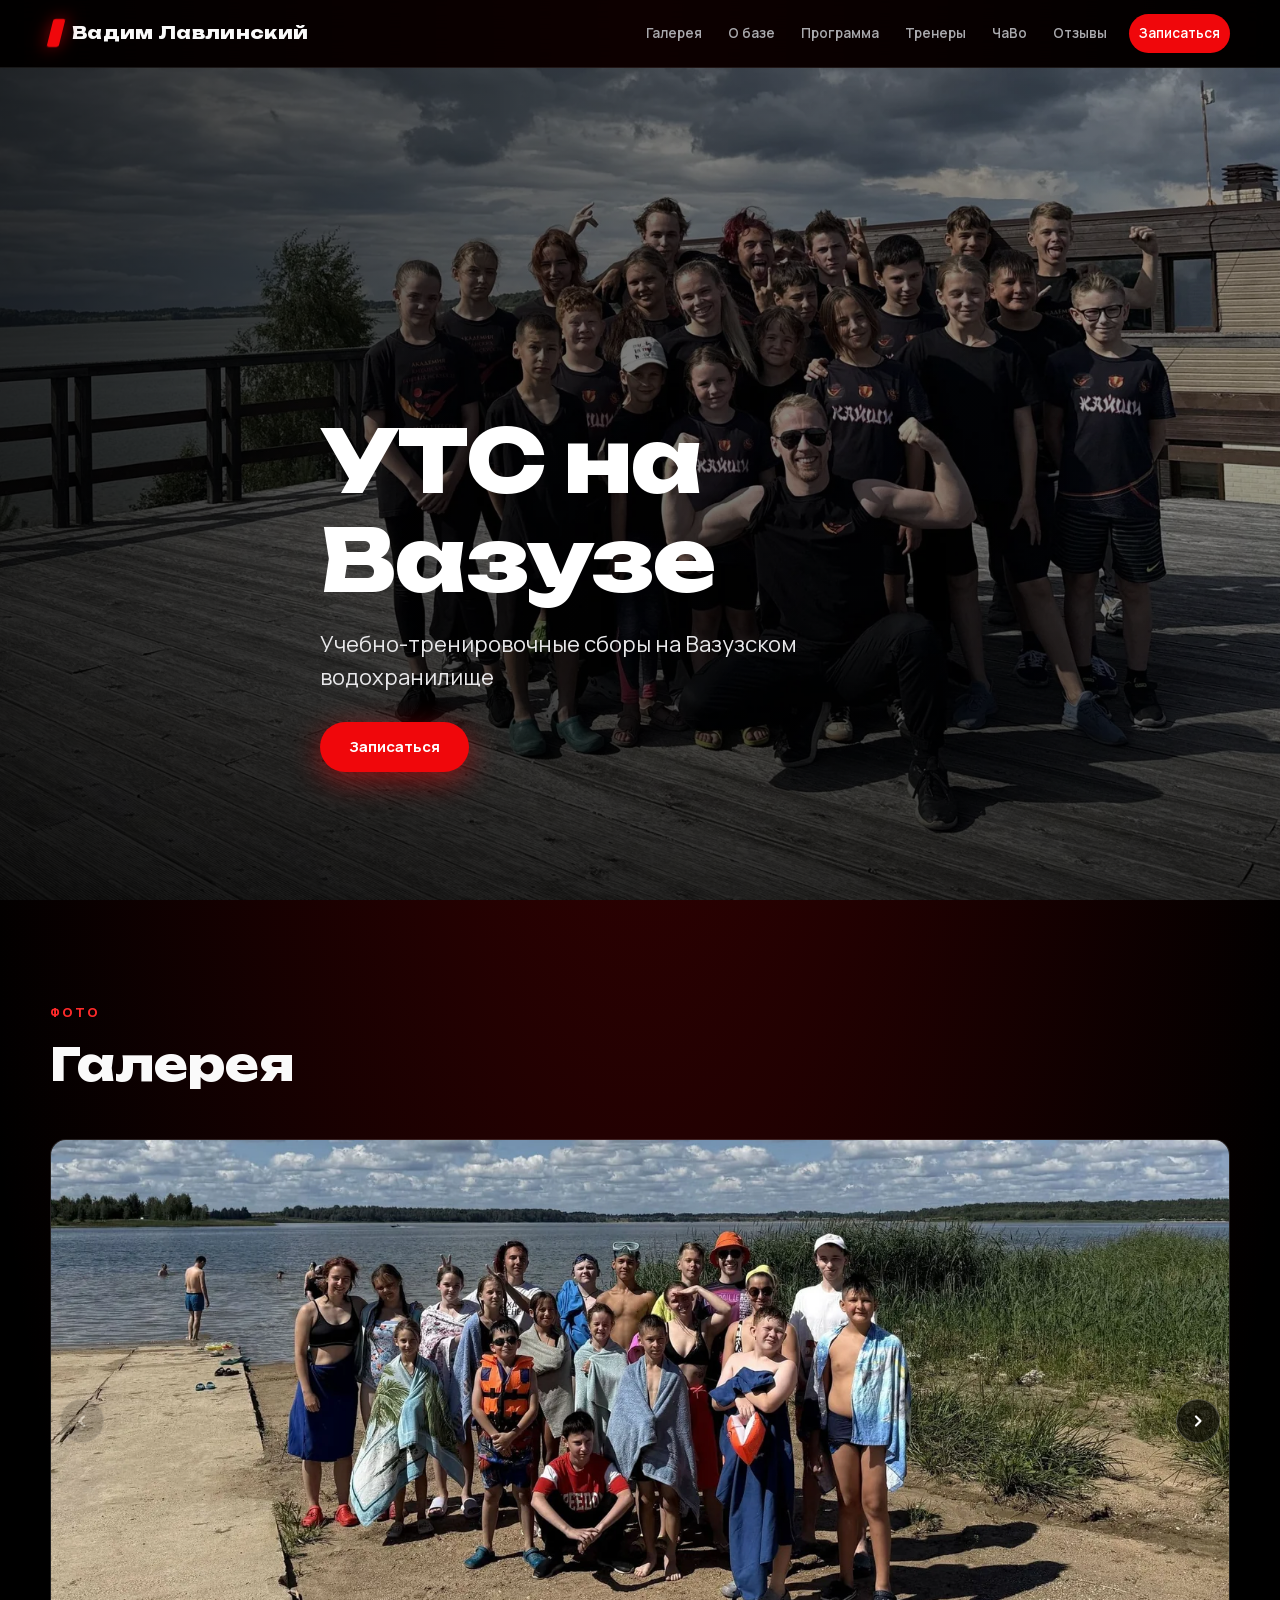
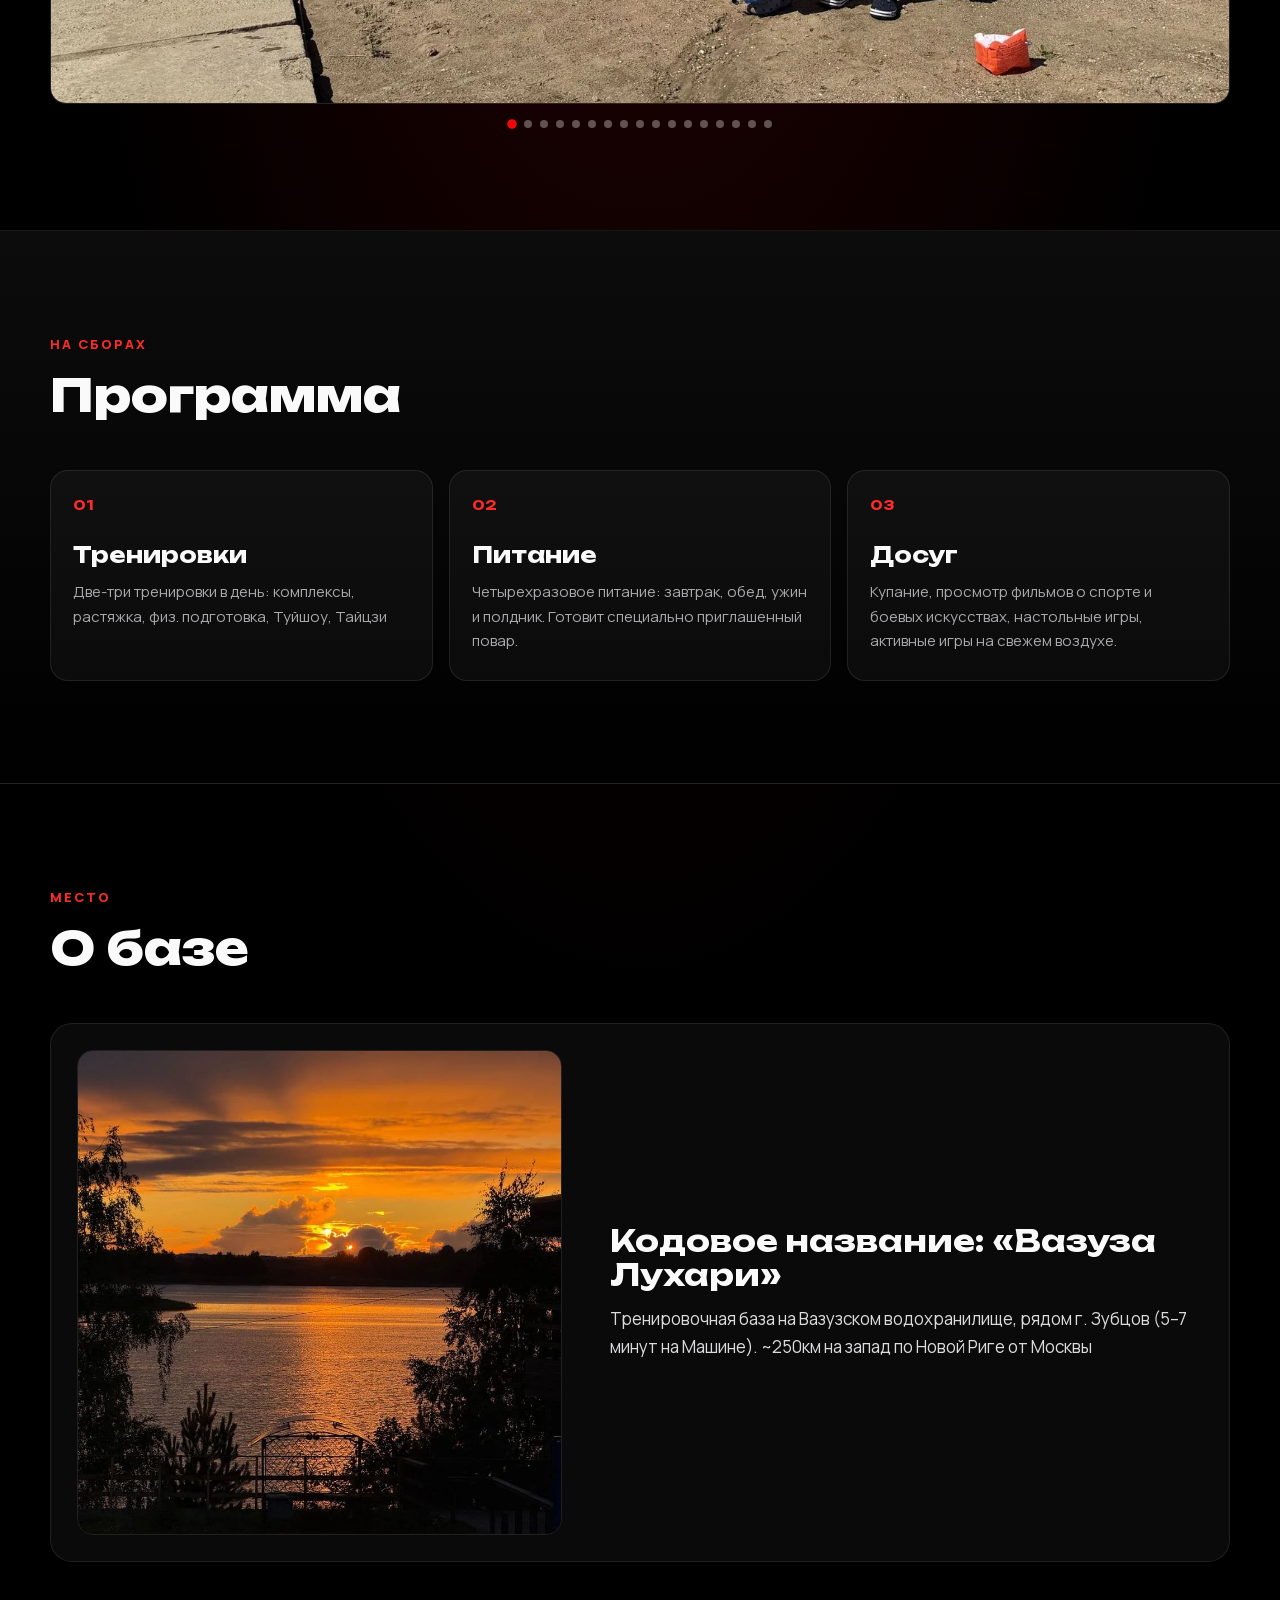
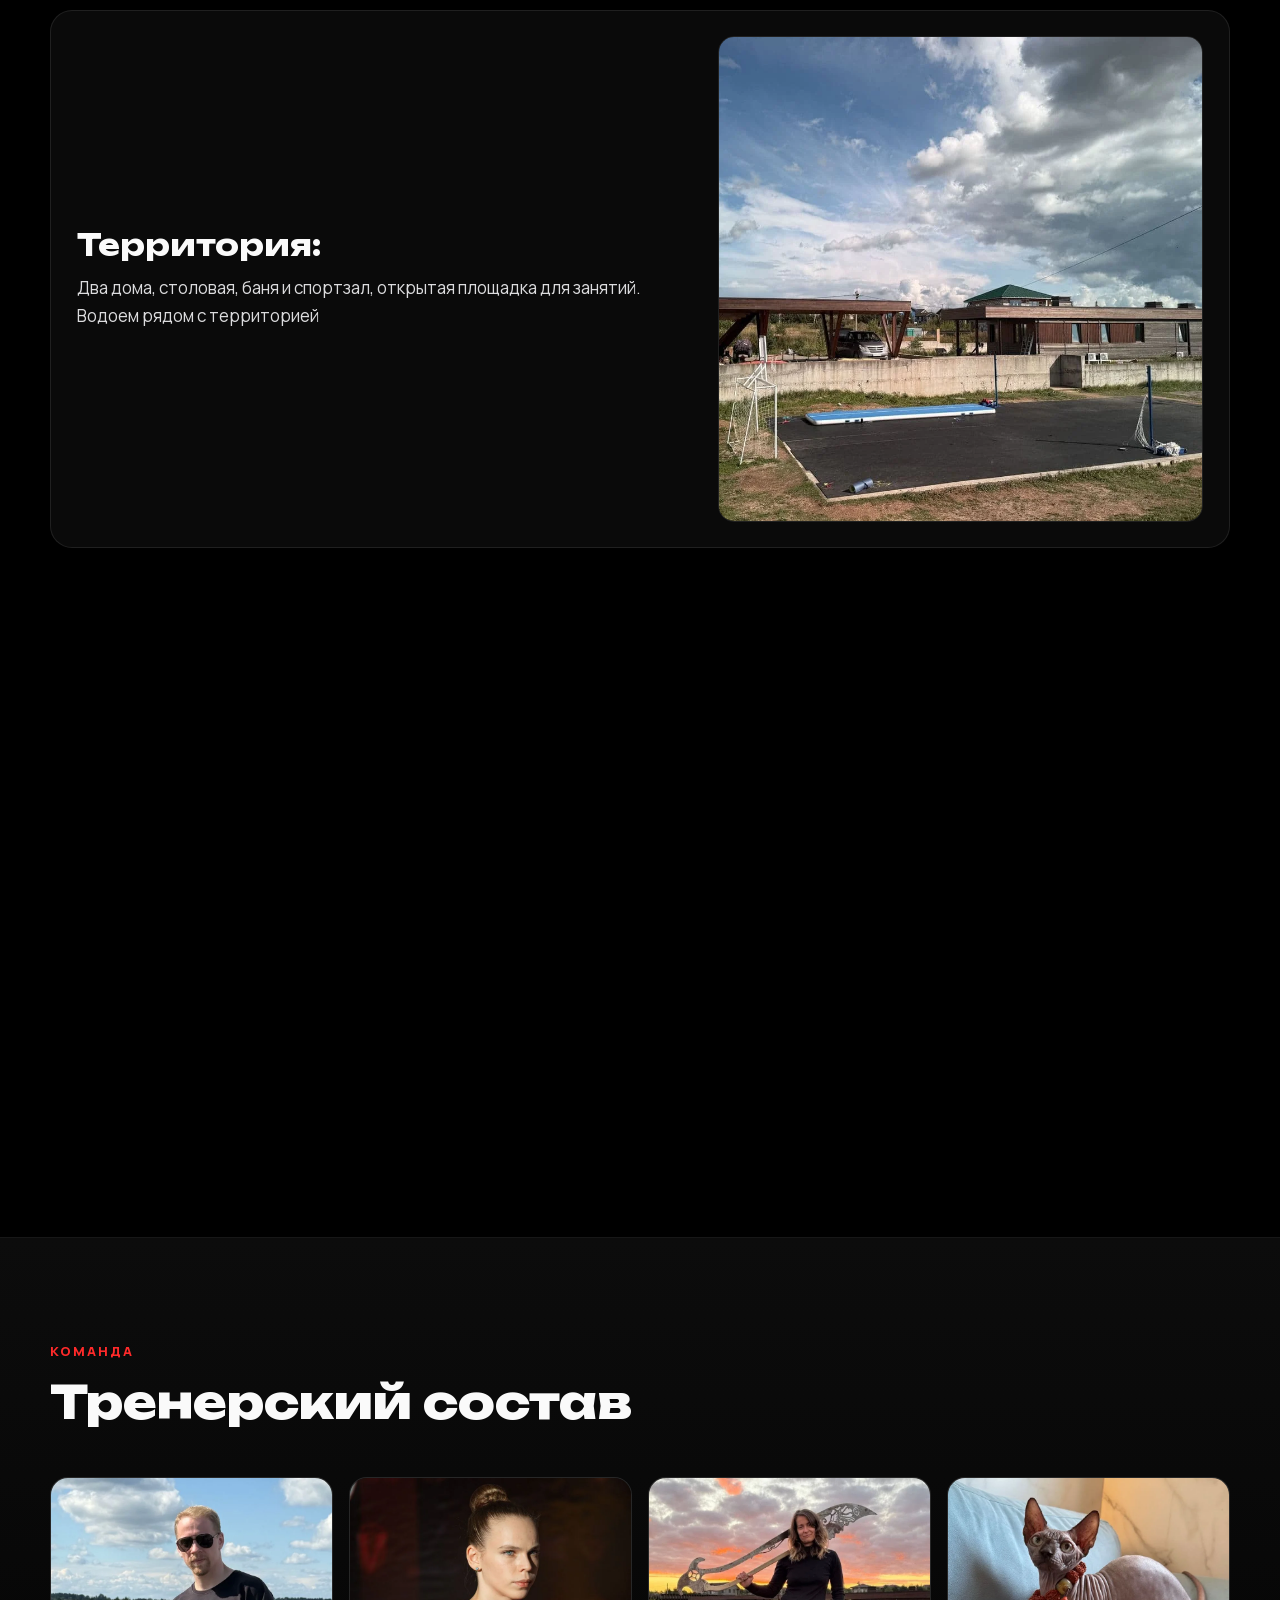
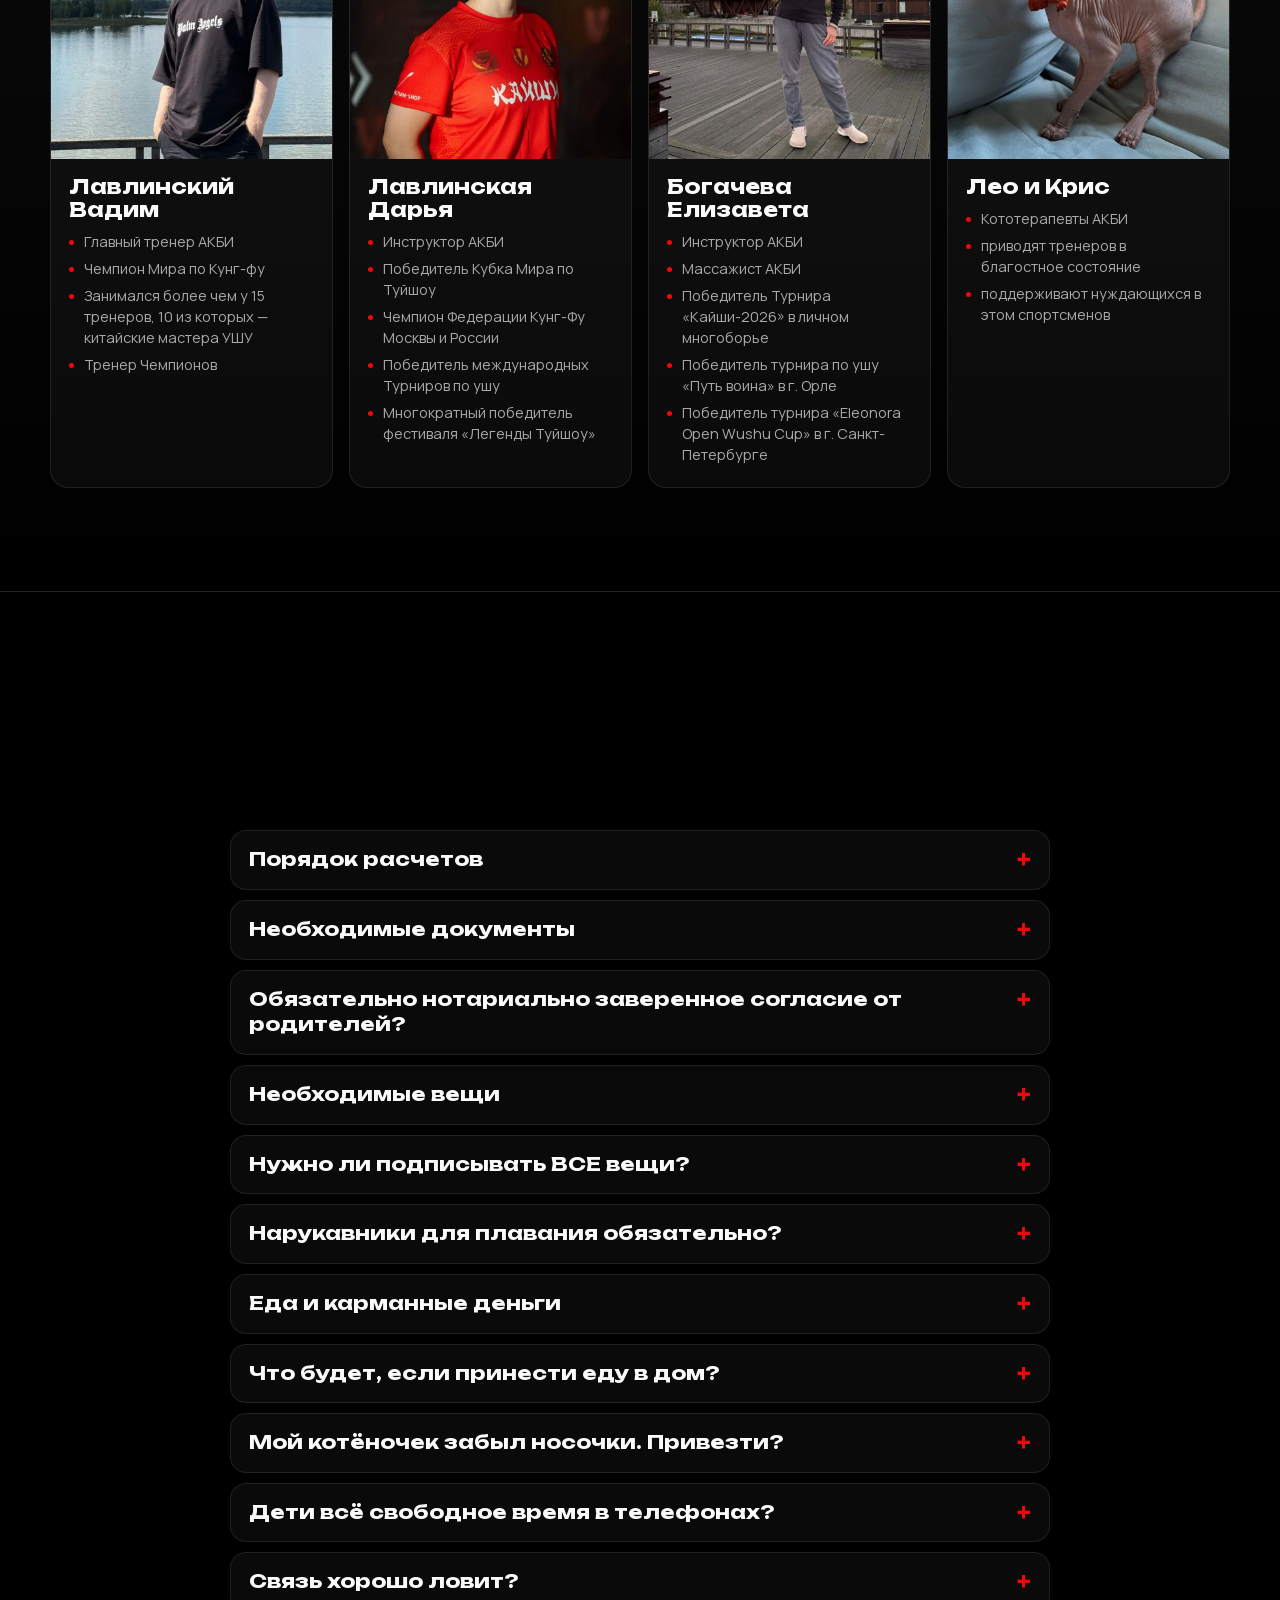
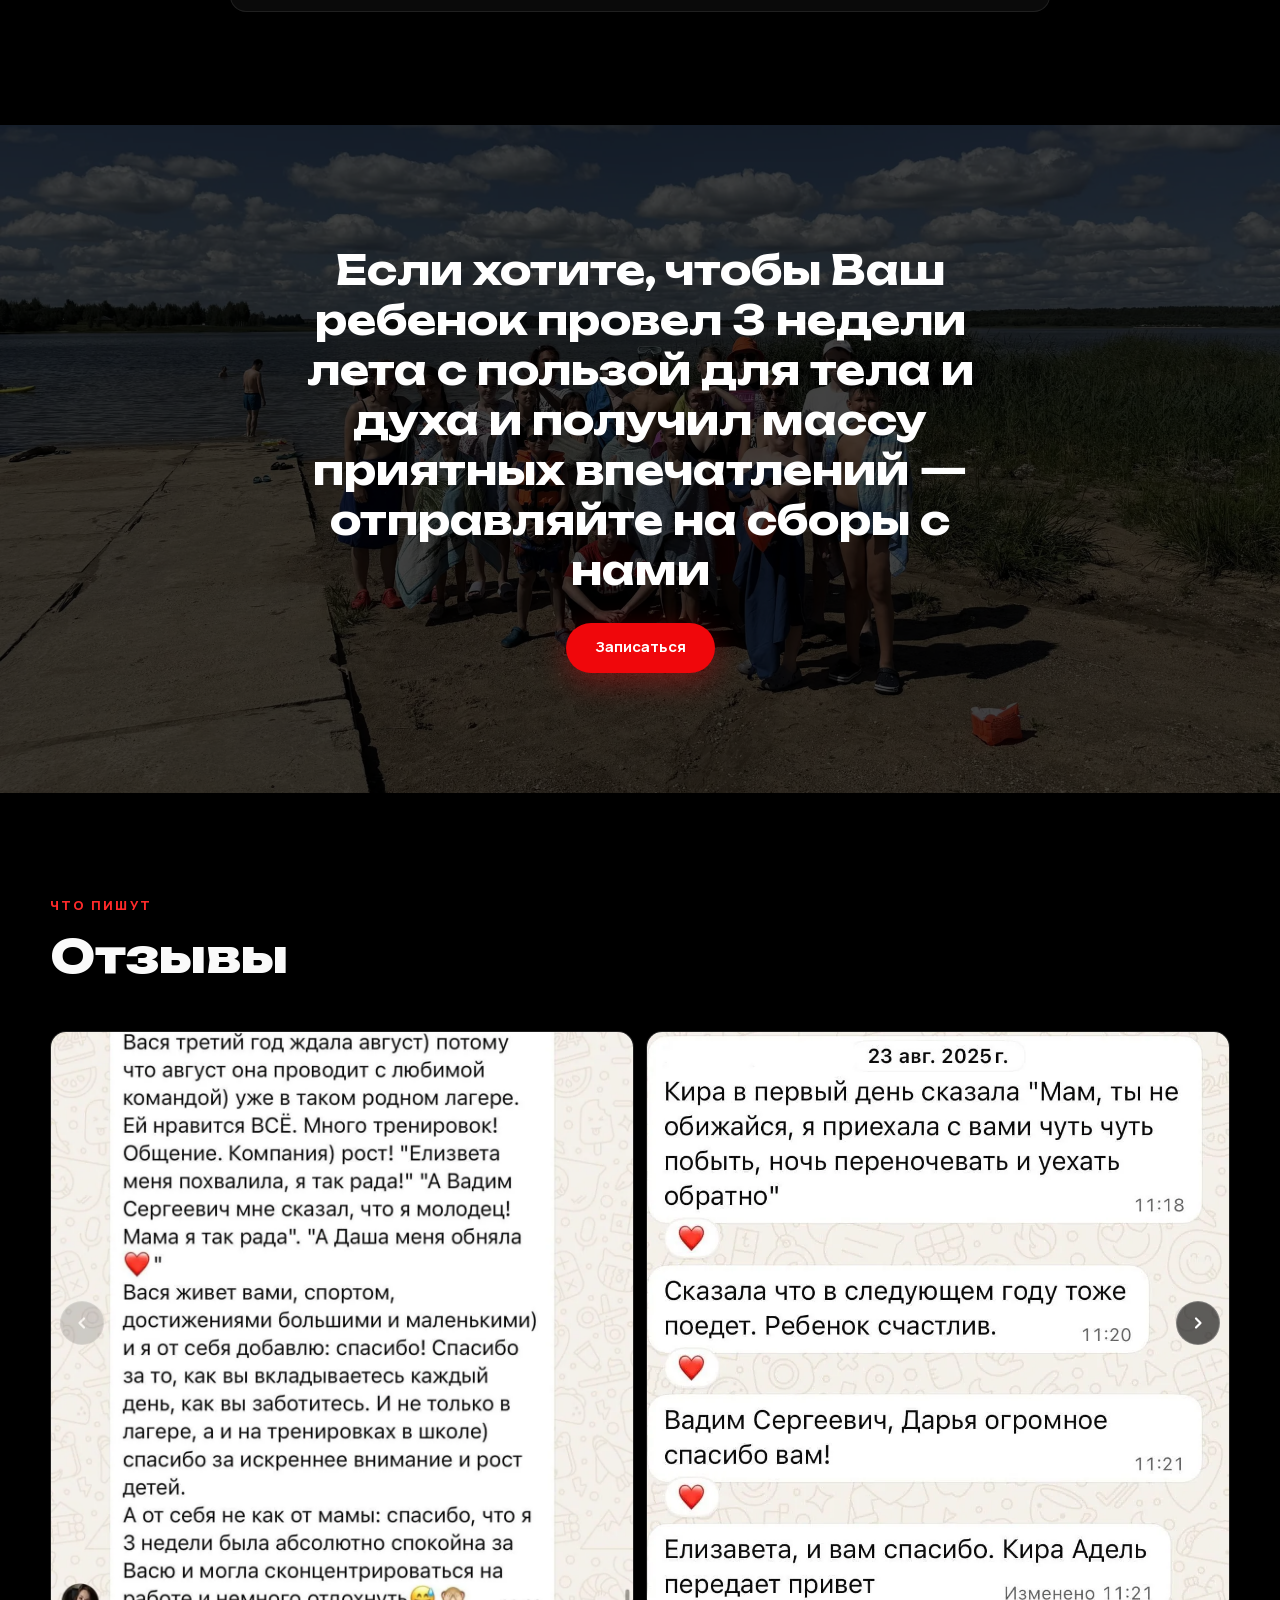
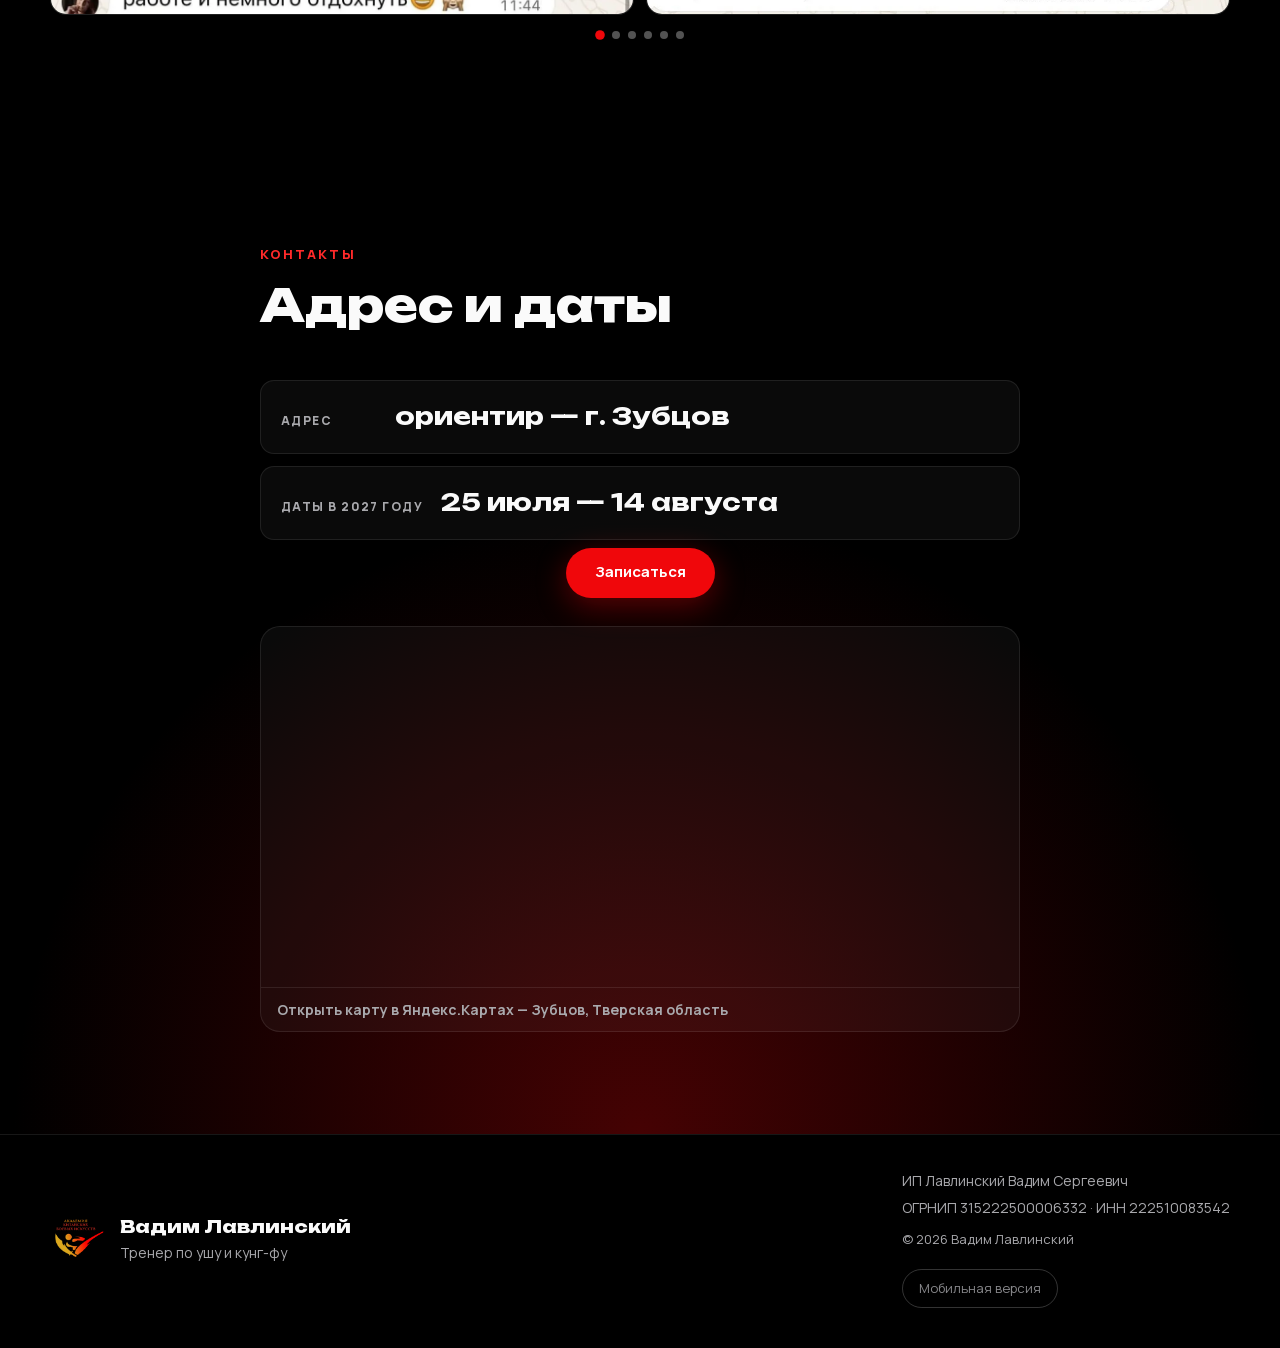
<file: vazuza2/index.html>
<!DOCTYPE html>
<html lang="ru">
<head>
<meta charset="utf-8">
<meta name="viewport" content="width=device-width, initial-scale=1">
<script>try{if(localStorage.getItem('vl-view')==='pc'){document.querySelector('meta[name=viewport]').setAttribute('content','width=1280');}}catch(e){}</script>
<title>УТС на Вазузе — Вадим Лавлинский</title>
<meta name="description" content="Учебно-тренировочные сборы на Вазузском водохранилище. 25 июля — 14 августа 2027, ориентир — г. Зубцов. Тренировки по ушу и кунг-фу, питание, досуг.">
<meta name="theme-color" content="#000000">
<meta name="robots" content="noindex,nofollow">
<link rel="canonical" href="https://vadimlava.ru/vazuza/">

<!-- Open Graph / Twitter -->
<meta property="og:type" content="website">
<meta property="og:locale" content="ru_RU">
<meta property="og:site_name" content="Вадим Лавлинский">
<meta property="og:title" content="УТС на Вазузе">
<meta property="og:description" content="Учебно-тренировочные сборы на Вазузском водохранилище. 25 июля — 14 августа 2027, ориентир — г. Зубцов.">
<meta property="og:url" content="https://vadimlava.ru/vazuza2/">
<meta property="og:image" content="https://vadimlava.ru/images/vazuza/og.jpg">
<meta property="og:image:width" content="1200">
<meta property="og:image:height" content="630">
<meta name="twitter:card" content="summary_large_image">
<meta name="twitter:title" content="УТС на Вазузе">
<meta name="twitter:description" content="Учебно-тренировочные сборы на Вазузском водохранилище. 25 июля — 14 августа 2027, ориентир — г. Зубцов.">
<meta name="twitter:image" content="https://vadimlava.ru/images/vazuza/og.jpg">

<!-- Favicon -->
<link rel="icon" href="/favicon.ico" sizes="any">
<link rel="icon" type="image/png" sizes="32x32" href="/images/favicon-32.png">
<link rel="apple-touch-icon" href="/images/apple-touch-icon.png">

<link rel="preload" href="/fonts/unbounded-cyr.woff2" as="font" type="font/woff2" crossorigin>
<link rel="preload" href="/fonts/manrope-cyr.woff2" as="font" type="font/woff2" crossorigin>
<link rel="preload" href="/images/vazuza/hero.webp" as="image" fetchpriority="high">
<link rel="stylesheet" href="/css/style.css">
<link rel="stylesheet" href="/css/vazuza.css">
<link rel="stylesheet" href="/css/vazuza2.css">


<script type="application/ld+json">
{
  "@context": "https://schema.org",
  "@type": "Event",
  "name": "УТС на Вазузе",
  "description": "Учебно-тренировочные сборы на Вазузском водохранилище.",
  "startDate": "2027-07-25",
  "endDate": "2027-08-14",
  "eventAttendanceMode": "https://schema.org/OfflineEventAttendanceMode",
  "eventStatus": "https://schema.org/EventScheduled",
  "image": "https://vadimlava.ru/images/vazuza/og.jpg",
  "url": "https://vadimlava.ru/vazuza/",
  "location": {
    "@type": "Place",
    "name": "Вазуза Лухари",
    "address": {
      "@type": "PostalAddress",
      "addressLocality": "Зубцов",
      "addressRegion": "Тверская область",
      "addressCountry": "RU"
    }
  },
  "organizer": {
    "@type": "Person",
    "name": "Вадим Лавлинский",
    "url": "https://vadimlava.ru/vazuza2/"
  }
}
</script>
</head>
<body class="page-vazuza page-vazuza2">

<a class="skip" href="#main">К содержимому</a>

<header class="header" id="top">
  <div class="container header__inner">
    <a class="brand" href="/vazuza2/" aria-label="Вадим Лавлинский">
      <span class="brand__mark" aria-hidden="true"></span>
      <span class="brand__text">Вадим Лавлинский</span>
    </a>
    <nav class="nav" id="nav" aria-label="Основное меню">
      <a href="#gallery">Галерея</a>
      <a href="#base">О базе</a>
      <a href="#program">Программа</a>
      <a href="#coaches">Тренеры</a>
      <a href="#faq">ЧаВо</a>
      <a href="#reviews">Отзывы</a>
      <a href="#zapis" class="nav__cta js-open-signup">Записаться</a>
    </nav>
    <button class="burger" id="burger" aria-label="Открыть меню" aria-expanded="false" aria-controls="nav">
      <span></span><span></span><span></span>
    </button>
  </div>
</header>

<main id="main">

<!-- ===================== ГЕРОЙ ===================== -->
<section class="vz-hero" aria-label="УТС на Вазузе">
  <div class="vz-hero__bg">
    <img src="/images/vazuza/hero.webp" width="1920" height="1023" alt="Участники учебно-тренировочных сборов на Вазузе" fetchpriority="high">
  </div>
  <div class="container vz-hero__inner reveal">
    <h1>УТС на Вазузе</h1>
    <p class="vz-hero__lead">Учебно-тренировочные сборы на Вазузском водохранилище</p>
    <div class="hero__actions">
      <a class="btn btn--primary js-open-signup" href="#zapis">Записаться</a>
    </div>
  </div>
</section>

<!-- ===================== ГАЛЕРЕЯ ===================== -->
<section class="section" id="gallery">
  <div class="container">
    <header class="section__head reveal">
      <p class="eyebrow">Фото</p>
      <h2>Галерея</h2>
    </header>
        <div class="vz2-slider vz2-slider--gallery reveal" data-vz2-slider>
      <div class="vz2-slider__viewport">
      <button type="button" class="vz2-slider__arrow vz2-slider__arrow--prev" aria-label="Предыдущий слайд">
        <svg viewBox="0 0 14 14" aria-hidden="true"><path d="M9 2.5 4.5 7 9 11.5"/></svg>
      </button>
      <button type="button" class="vz2-slider__arrow vz2-slider__arrow--next" aria-label="Следующий слайд">
        <svg viewBox="0 0 14 14" aria-hidden="true"><path d="M5 2.5 9.5 7 5 11.5"/></svg>
      </button>
        <div class="vz2-slider__track" tabindex="0" role="region" aria-roledescription="карусель" aria-label="Галерея">
        <div class="vz2-slider__slide">
          <button type="button" data-full="/images/vazuza/gallery-01.webp"><img src="/images/vazuza/gallery-01.webp" width="1600" height="765" alt="Учебно-тренировочные сборы на Вазузе, фото 1" loading="lazy"></button>
        </div>
        <div class="vz2-slider__slide">
          <button type="button" data-full="/images/vazuza/gallery-02.webp"><img src="/images/vazuza/gallery-02.webp" width="1600" height="765" alt="Учебно-тренировочные сборы на Вазузе, фото 2" loading="lazy"></button>
        </div>
        <div class="vz2-slider__slide">
          <button type="button" data-full="/images/vazuza/gallery-03.webp"><img src="/images/vazuza/gallery-03.webp" width="1600" height="765" alt="Учебно-тренировочные сборы на Вазузе, фото 3" loading="lazy"></button>
        </div>
        <div class="vz2-slider__slide">
          <button type="button" data-full="/images/vazuza/gallery-04.webp"><img src="/images/vazuza/gallery-04.webp" width="1600" height="765" alt="Учебно-тренировочные сборы на Вазузе, фото 4" loading="lazy"></button>
        </div>
        <div class="vz2-slider__slide">
          <button type="button" data-full="/images/vazuza/gallery-05.webp"><img src="/images/vazuza/gallery-05.webp" width="1600" height="765" alt="Учебно-тренировочные сборы на Вазузе, фото 5" loading="lazy"></button>
        </div>
        <div class="vz2-slider__slide">
          <button type="button" data-full="/images/vazuza/gallery-06.webp"><img src="/images/vazuza/gallery-06.webp" width="1600" height="765" alt="Учебно-тренировочные сборы на Вазузе, фото 6" loading="lazy"></button>
        </div>
        <div class="vz2-slider__slide">
          <button type="button" data-full="/images/vazuza/gallery-07.webp"><img src="/images/vazuza/gallery-07.webp" width="1600" height="765" alt="Учебно-тренировочные сборы на Вазузе, фото 7" loading="lazy"></button>
        </div>
        <div class="vz2-slider__slide">
          <button type="button" data-full="/images/vazuza/gallery-08.webp"><img src="/images/vazuza/gallery-08.webp" width="1600" height="764" alt="Учебно-тренировочные сборы на Вазузе, фото 8" loading="lazy"></button>
        </div>
        <div class="vz2-slider__slide">
          <button type="button" data-full="/images/vazuza/gallery-09.webp"><img src="/images/vazuza/gallery-09.webp" width="1600" height="765" alt="Учебно-тренировочные сборы на Вазузе, фото 9" loading="lazy"></button>
        </div>
        <div class="vz2-slider__slide">
          <button type="button" data-full="/images/vazuza/gallery-10.webp"><img src="/images/vazuza/gallery-10.webp" width="1600" height="765" alt="Учебно-тренировочные сборы на Вазузе, фото 10" loading="lazy"></button>
        </div>
        <div class="vz2-slider__slide">
          <button type="button" data-full="/images/vazuza/gallery-11.webp"><img src="/images/vazuza/gallery-11.webp" width="1600" height="765" alt="Учебно-тренировочные сборы на Вазузе, фото 11" loading="lazy"></button>
        </div>
        <div class="vz2-slider__slide">
          <button type="button" data-full="/images/vazuza/gallery-12.webp"><img src="/images/vazuza/gallery-12.webp" width="1600" height="765" alt="Учебно-тренировочные сборы на Вазузе, фото 12" loading="lazy"></button>
        </div>
        <div class="vz2-slider__slide">
          <button type="button" data-full="/images/vazuza/gallery-13.webp"><img src="/images/vazuza/gallery-13.webp" width="1200" height="574" alt="Учебно-тренировочные сборы на Вазузе, фото 13" loading="lazy"></button>
        </div>
        <div class="vz2-slider__slide">
          <button type="button" data-full="/images/vazuza/gallery-14.webp"><img src="/images/vazuza/gallery-14.webp" width="1600" height="765" alt="Учебно-тренировочные сборы на Вазузе, фото 14" loading="lazy"></button>
        </div>
        <div class="vz2-slider__slide">
          <button type="button" data-full="/images/vazuza/gallery-15.webp"><img src="/images/vazuza/gallery-15.webp" width="1600" height="765" alt="Учебно-тренировочные сборы на Вазузе, фото 15" loading="lazy"></button>
        </div>
        <div class="vz2-slider__slide">
          <button type="button" data-full="/images/vazuza/gallery-16.webp"><img src="/images/vazuza/gallery-16.webp" width="1600" height="765" alt="Учебно-тренировочные сборы на Вазузе, фото 16" loading="lazy"></button>
        </div>
        <div class="vz2-slider__slide">
          <button type="button" data-full="/images/vazuza/gallery-17.webp"><img src="/images/vazuza/gallery-17.webp" width="1600" height="765" alt="Учебно-тренировочные сборы на Вазузе, фото 17" loading="lazy"></button>
        </div>
        </div>
      </div>
      <div class="vz2-slider__dots" role="tablist" aria-label="Слайды"></div>
    </div>
  </div>
</section>

<!-- ===================== ПРОГРАММА ===================== -->
<section class="section section--alt" id="program">
  <div class="container">
    <header class="section__head reveal">
      <p class="eyebrow">На сборах</p>
      <h2>Программа</h2>
    </header>
    <div class="cards vz-program reveal">
      <article class="card">
        <span class="card__num">01</span>
        <h3>Тренировки</h3>
        <p>Две-три тренировки в день: комплексы, растяжка, физ. подготовка, Туйшоу, Тайцзи</p>
      </article>
      <article class="card">
        <span class="card__num">02</span>
        <h3>Питание</h3>
        <p>Четырехразовое питание: завтрак, обед, ужин и полдник. Готовит специально приглашенный повар.</p>
      </article>
      <article class="card">
        <span class="card__num">03</span>
        <h3>Досуг</h3>
        <p>Купание, просмотр фильмов о спорте и боевых искусствах, настольные игры, активные игры на свежем воздухе.</p>
      </article>
    </div>
  </div>
</section>

<!-- ===================== О БАЗЕ ===================== -->
<section class="section" id="base">
  <div class="container">
    <header class="section__head reveal">
      <p class="eyebrow">Место</p>
      <h2>О базе</h2>
    </header>
    <div class="vz-stories">
      <article class="vz-story reveal">
        <figure>
          <img src="/images/vazuza/base-name.webp" width="864" height="864" alt="Тренировочная база «Вазуза Лухари»" loading="lazy">
        </figure>
        <div>
          <h3>Кодовое название: «Вазуза Лухари»</h3>
          <p>Тренировочная база на Вазузском водохранилище, рядом г. Зубцов (5–7 минут на Машине). ~250км на запад по Новой Риге от Москвы</p>
        </div>
      </article>
      <article class="vz-story vz-story--reverse reveal">
        <figure>
          <img src="/images/vazuza/base-territory.webp" width="864" height="864" alt="Территория базы: дома, столовая и площадка у воды" loading="lazy">
        </figure>
        <div>
          <h3>Территория:</h3>
          <p>Два дома, столовая, баня и спортзал, открытая площадка для занятий. Водоем рядом с территорией</p>
        </div>
      </article>
      <article class="vz-story reveal">
        <figure>
          <img src="/images/vazuza/base-organizers.webp" width="864" height="864" alt="Организаторы учебно-тренировочных сборов" loading="lazy">
        </figure>
        <div>
          <h3>Организаторы</h3>
          <p>Руководители Профессионального Альянса Ушу и Кунгфу, организаторы турнира «Кайши»:</p>
          <ul>
            <li>Лавлинский Вадим</li>
            <li>Андреев Антон</li>
            <li>Пятых Михаил (совладелец базы)</li>
          </ul>
          <p class="vz-note">Проводим учебно-тренировочные сборы более 10 лет</p>
        </div>
      </article>
    </div>
  </div>
</section>

<!-- ===================== ТРЕНЕРЫ ===================== -->
<section class="section section--alt" id="coaches">
  <div class="container">
    <header class="section__head reveal">
      <p class="eyebrow">Команда</p>
      <h2>Тренерский состав</h2>
    </header>
    <div class="cards vz-coaches">
      <article class="card vz-coach reveal">
        <figure>
          <img src="/images/vazuza/coach-vadim.webp" width="864" height="864" alt="Вадим Лавлинский" loading="lazy">
        </figure>
        <h3>Лавлинский Вадим</h3>
        <ul>
          <li>Главный тренер АКБИ</li>
          <li>Чемпион Мира по Кунг-фу</li>
          <li>Занимался более чем у 15 тренеров, 10 из которых — китайские мастера УШУ</li>
          <li>Тренер Чемпионов</li>
        </ul>
      </article>
      <article class="card vz-coach reveal">
        <figure>
          <img src="/images/vazuza/coach-daria.webp" width="864" height="864" alt="Дарья Лавлинская" loading="lazy">
        </figure>
        <h3>Лавлинская Дарья</h3>
        <ul>
          <li>Инструктор АКБИ</li>
          <li>Победитель Кубка Мира по Туйшоу</li>
          <li>Чемпион Федерации Кунг-Фу Москвы и России</li>
          <li>Победитель международных Турниров по ушу</li>
          <li>Многократный победитель фестиваля «Легенды Туйшоу»</li>
        </ul>
      </article>
      <article class="card vz-coach reveal">
        <figure>
          <img src="/images/vazuza/coach-elizaveta.webp" width="864" height="864" alt="Елизавета Богачева" loading="lazy">
        </figure>
        <h3>Богачева Елизавета</h3>
        <ul>
          <li>Инструктор АКБИ</li>
          <li>Массажист АКБИ</li>
          <li>Победитель Турнира «Кайши-2026» в личном многоборье</li>
          <li>Победитель турнира по ушу «Путь воина» в г. Орле</li>
          <li>Победитель турнира «Eleonora Open Wushu Cup» в г. Санкт-Петербурге</li>
        </ul>
      </article>
      <article class="card vz-coach reveal">
        <figure>
          <img src="/images/vazuza/coach-cats.webp" width="864" height="864" alt="Коты Лео и Крис" loading="lazy">
        </figure>
        <h3>Лео и Крис</h3>
        <ul>
          <li>Кототерапевты АКБИ</li>
          <li>приводят тренеров в благостное состояние</li>
          <li>поддерживают нуждающихся в этом спортсменов</li>
        </ul>
      </article>
    </div>
  </div>
</section>

<!-- ===================== FAQ ===================== -->
<section class="section" id="faq">
  <div class="container">
    <header class="section__head reveal">
      <p class="eyebrow">Ответы</p>
      <h2>Частые вопросы (ЧаВо):</h2>
    </header>
    <div class="vz-faq reveal">

      <details>
        <summary>Порядок расчетов</summary>
        <div class="vz-faq__body">
          <p>Оплата производится в трёх частях. Подробнее уточняем в ЛС</p>
        </div>
      </details>

      <details>
        <summary>Необходимые документы</summary>
        <div class="vz-faq__body">
          <p class="vz-faq__label">Документы:</p>
          <ul>
            <li>Свидетельство о рождении / паспорт (оригинал)</li>
            <li>Полис ОМС (можно копию).</li>
          </ul>
          <p class="vz-faq__label">В двух экземплярах:</p>
          <ul>
            <li>договор (образец в чате)</li>
            <li>техника безопасности (образец в чате)</li>
          </ul>
          <p class="vz-faq__label">У нотариуса:</p>
          <ul>
            <li>нотариально заверенное согласие от родителей (образец и рыба в чате)</li>
          </ul>
        </div>
      </details>

      <details>
        <summary>Обязательно нотариально заверенное согласие от родителей?</summary>
        <div class="vz-faq__body">
          <p>Да. В прошлом году Михсанычу по итогам проверки со стороны госорганов в целях соблюдения прав детей было предписано оформить нотариально заверенные согласия от родителей.</p>
          <p>Образец и «рыба» в Ворде — в чате</p>
          <p>p.s. Поскольку мы регулярно ездим на соревнования, в это согласие можно внести широкий список мест и организаций, где я смогу представлять интересы ребенка, и сделать согласие на максимальный срок, чтобы не делать каждый раз.</p>
          <p>На максимальный — по желанию. Но минимум на даты УТС — обязательно.</p>
          <p>Максимальный срок – совершеннолетие ребенка, если согласие делается сразу на двух и более детей – по дате совершеннолетия старшего ребенка.</p>
        </div>
      </details>

      <details>
        <summary>Необходимые вещи</summary>
        <div class="vz-faq__body">
          <p>Среднее количество вещей на три недели. Вещи стираем достаточно часто, но сохнуть они могут долго, так как высокая влажность</p>
          <p class="vz-faq__label">Тренировочные вещи:</p>
          <ul>
            <li>Футболки тренировочные 3 шт</li>
            <li>Штаны тренировочные 2 шт</li>
            <li>Шорты тренировочные 2шт</li>
            <li>Кофта спортивная 1 шт</li>
            <li>Кеды тренировочные 1 шт (не кожаные кеды, в которых тренируемся в зале и выступаем, они испачкаются и в зале уже нельзя будет в них тренироваться)</li>
            <li>Кроссовки тренировочные 1шт (с мягкой подошвой)</li>
            <li>Нужное оружие и инвентарь</li>
            <li>Пенка (коврик)</li>
            <li>Скакалка</li>
          </ul>
          <p class="vz-faq__label">Одежда:</p>
          <ul>
            <li>Футболки 4шт</li>
            <li>Штаны/джинсы 2шт</li>
            <li>Шорты 2-3шт</li>
            <li>Носки 7 пар</li>
            <li>Трусы 7 пар</li>
            <li>нижнее белье + спортивные топы для девочек</li>
            <li>Теплый верх на случай холодной погоды (толстовка/плотная кофта/свитер) 2шт</li>
            <li>Ветровка 1шт (лучше с капюшоном)</li>
            <li>Купальник/плавки 2шт (можно и 1, но они не всегда успевают высохнуть до следующего купания)</li>
            <li>Кепка/бандана/косынка 1 шт (ОБЯЗАТЕЛЬНО! Тренируемся на улице под солнышком)</li>
            <li>Пижама 1шт</li>
          </ul>
          <p class="vz-faq__label">Обувь:</p>
          <ul>
            <li>Кроссовки не тренировочные 1 пара</li>
            <li>Кроссовки/ботинки потеплее (на случай холодной погоды)</li>
            <li>Шлёпки 1 пара</li>
          </ul>
          <p class="vz-faq__label">Гигиена:</p>
          <ul>
            <li>Зубная щётка + паста</li>
            <li>Полотенце большое + маленькое для лица</li>
            <li>Гель для душа + шампунь (бальзам и прочий уход для волос)</li>
            <li>Дезодорант</li>
            <li>Пачка влажных салфеток</li>
            <li>Расчёска</li>
            <li>резинки/заколки/крабики и тд</li>
            <li>Средства по уходу для лица и кожи</li>
            <li>Крем/спей от солнца</li>
            <li>Если ребенок пользуется феном, то его тоже лучше взять с собой</li>
          </ul>
          <p class="vz-faq__label">Прочие вещи:</p>
          <ul>
            <li><b><u>нарукавники для плавания (обязательно для детей до 17 лет включительно, без них в воду не пускаем)</u></b></li>
            <li>лекарства, которые необходимы вашему ребенку</li>
            <li>Бутылка/шейкер/термокружка для воды, которую можно мыть изнутри (с широким горлышком, чтобы пролезала рука)</li>
            <li>Спрей от комаров</li>
            <li>Наушники</li>
            <li>Зарядки на все устройства, можно взять удлинитель, чтобы хватило розеток всем</li>
            <li>Можно взять настольные игры, в которые дети будут играть в свободное время</li>
            <li>Литература на лето</li>
            <li>задания по учебе, которые нужно выполнить</li>
            <li>Ручки, карандаши, маркеры, блокноты и тд.</li>
            <li>Чай в пакетиках для вечернего чаепития под просмотр фильмов)</li>
          </ul>
        </div>
      </details>

      <details>
        <summary>Нужно ли подписывать ВСЕ вещи?</summary>
        <div class="vz-faq__body">
          <p><b>Да, нужно</b>. Можно ниточкой вышить инициалы и тд.</p>
          <p>Часто случаются ситуации, когда ребенок не помнит/не знает какие вещи у него с собой, после стирки их не признает и не забирает к себе.</p>
        </div>
      </details>

      <details>
        <summary>Нарукавники для плавания обязательно?</summary>
        <div class="vz-faq__body">
          <p><b>Для всех несовершеннолетних, кто планирует купаться — да.</b></p>
          <p>У нас есть правила на воде:</p>
          <ul>
            <li>Маленькие дети без взрослых (18+) вообще не заходят в воду</li>
            <li>Подростки и старшие ходят купаться минимум по 2 человека (чаще по 3).</li>
            <li>Мы следим за процессом купания, пока хотя бы один человек в воде</li>
          </ul>
          <p>Но вода не прозрачная, небольшое течение, большое количество человек в воде. А для того, чтобы потерять человека из вида — достаточно буквально моргнуть.</p>
          <p>Поэтому чтобы ВСЕ были спокойны (и Вы, и я и мои помощники) — все дети будут в нарукавниках 🙏🏻</p>
        </div>
      </details>

      <details>
        <summary>Еда и карманные деньги</summary>
        <div class="vz-faq__body">
          <p>Немного вкусняшек можно взять с собой (без чипсов, сухариков и т.д). Какие-то печенья, сушки и тд можно. <b><u>Вся привезенная еда хранится в столовой</u></b> на отдельной полочке. Вечером дети любят посидеть в столовой, попить чай и поесть вкусняшки, которые с собой привезли.</p>
          <p>Карманные деньги наличными не даем. Мы за много лет лагерей разработали схему:</p>
          <p>Мы ездим в город, покупаем детям то, что они просили (1–3 позиции на человека, не больше), потом считаем, кто сколько потратил и отправляем чек с суммой родителям. Родители переводят нам на карту. Так нам удается избежать ситуаций, когда у ребенка с собой наличные, а сдачу нечем дать</p>
        </div>
      </details>

      <details>
        <summary>Что будет, если принести еду в дом?</summary>
        <div class="vz-faq__body">
          <p>Детям запрещено есть свои вкусняшки в доме, так как на сладости и разные кусочки еды сбегаются муравьи, которых потом очень тяжело вывести. Поэтому вся еда хранится на кухне.</p>
          <p>Если мы находим признаки того, что в доме есть еда — вводится режим повышенного контроля. Согласно нему после ужина каждый имеет право спросить разрешения у нас, взять свою еду, поесть ее в столовой ПРИ НАС и положить обратно.</p>
          <p>Если это правило нарушается, вводится режим «сами виноваты» — мы забираем всю еду, убираем ее в машину. Открытые упаковки выбрасываем, закрытые отдаем родителям в день отъезда.</p>
          <p>P.S. Воду, чай, лимоны и яблоки оставляем ;-)</p>
        </div>
      </details>

      <details>
        <summary>Мой котёночек забыл носочки. Привезти?</summary>
        <div class="vz-faq__body">
          <p>Нет. В Зубцове есть ПВЗ Wildberries. Туда можно заказать всё необходимое, мы заберем.</p>
          <p>Адрес ПВЗ узнаем в ЛС у Дарьи при необходимости</p>
        </div>
      </details>

      <details>
        <summary>Дети всё свободное время в телефонах?</summary>
        <div class="vz-faq__body">
          <p>Нет. С прошлого года мы пришли к практике, что забираем телефоны у всех детей. У подростков, если есть необходимость иметь при себе телефон не для развлечений — обсуждаемо.</p>
          <p>Вечером возвращаем на пару часов, чтобы созвониться с родителями и немного поиграть.</p>
        </div>
      </details>

      <details>
        <summary>Связь хорошо ловит?</summary>
        <div class="vz-faq__body">
          <p>Нет. Для старших доступен вайфай для учебы и работы.</p>
        </div>
      </details>

    </div>
  </div>
</section>

<!-- ===================== ПРИЗЫВ ===================== -->
<section class="vz-cta" id="signup" aria-label="Запись на сборы">
  <div class="vz-cta__bg">
    <img src="/images/vazuza/cta-bg.webp" width="1920" height="1066" alt="" loading="lazy">
  </div>
  <div class="container reveal">
    <h2>Если хотите, чтобы Ваш ребенок провел 3 недели лета с пользой для тела и духа и получил массу приятных впечатлений — отправляйте на сборы с нами</h2>
    <a class="btn btn--primary js-open-signup" href="#zapis">Записаться</a>
  </div>
</section>

<!-- ===================== ОТЗЫВЫ ===================== -->
<section class="section" id="reviews">
  <div class="container">
    <header class="section__head reveal">
      <p class="eyebrow">Что пишут</p>
      <h2>Отзывы</h2>
    </header>
        <div class="vz2-slider vz2-slider--reviews vz2-slider--double reveal" data-vz2-slider>
      <div class="vz2-slider__viewport">
      <button type="button" class="vz2-slider__arrow vz2-slider__arrow--prev" aria-label="Предыдущий слайд">
        <svg viewBox="0 0 14 14" aria-hidden="true"><path d="M9 2.5 4.5 7 9 11.5"/></svg>
      </button>
      <button type="button" class="vz2-slider__arrow vz2-slider__arrow--next" aria-label="Следующий слайд">
        <svg viewBox="0 0 14 14" aria-hidden="true"><path d="M5 2.5 9.5 7 5 11.5"/></svg>
      </button>
        <div class="vz2-slider__track" tabindex="0" role="region" aria-roledescription="карусель" aria-label="Отзывы">
        <div class="vz2-slider__slide">
          <button type="button" data-full="/images/vazuza/review-01.webp"><img src="/images/vazuza/review-01.webp" width="1200" height="1200" alt="Отзыв о сборах на Вазузе, 1" loading="lazy"></button>
        </div>
        <div class="vz2-slider__slide">
          <button type="button" data-full="/images/vazuza/review-02.webp"><img src="/images/vazuza/review-02.webp" width="1055" height="1056" alt="Отзыв о сборах на Вазузе, 2" loading="lazy"></button>
        </div>
        <div class="vz2-slider__slide">
          <button type="button" data-full="/images/vazuza/review-03.webp"><img src="/images/vazuza/review-03.webp" width="1200" height="1200" alt="Отзыв о сборах на Вазузе, 3" loading="lazy"></button>
        </div>
        <div class="vz2-slider__slide">
          <button type="button" data-full="/images/vazuza/review-04.webp"><img src="/images/vazuza/review-04.webp" width="1042" height="1042" alt="Отзыв о сборах на Вазузе, 4" loading="lazy"></button>
        </div>
        <div class="vz2-slider__slide">
          <button type="button" data-full="/images/vazuza/review-05.webp"><img src="/images/vazuza/review-05.webp" width="1087" height="1087" alt="Отзыв о сборах на Вазузе, 5" loading="lazy"></button>
        </div>
        <div class="vz2-slider__slide">
          <button type="button" data-full="/images/vazuza/review-06.webp"><img src="/images/vazuza/review-06.webp" width="1166" height="1166" alt="Отзыв о сборах на Вазузе, 6" loading="lazy"></button>
        </div>
        </div>
      </div>
      <div class="vz2-slider__dots" role="tablist" aria-label="Слайды"></div>
    </div>
  </div>
</section>

<!-- ===================== КОНТАКТЫ ===================== -->
<section class="section section--contact" id="contacts">
  <div class="container contacts reveal">
    <header class="section__head">
      <p class="eyebrow">Контакты</p>
      <h2>Адрес и даты</h2>
    </header>
    <ul class="contact-list">
      <li>
        <span class="contact-list__label">Адрес</span>
        <span>ориентир — г. Зубцов</span>
      </li>
      <li>
        <span class="contact-list__label">Даты в 2027 году</span>
        <span>25 июля — 14 августа</span>
      </li>
    </ul>
    <div class="vz2-signup" id="zapis">
      <a class="btn btn--primary vz2-signup__btn" href="#signup-contacts" id="signupToggle" role="button" aria-expanded="false" aria-controls="signup-contacts">Записаться</a>
      <div class="vz2-signup__panel" id="signup-contacts">
        <div class="vz2-signup__panel-inner">
          <ul class="contact-list">
            <li>
              <span class="contact-list__label">Телефон</span>
              <a href="tel:+79175343717">+7 917 534-37-17</a>
            </li>
            <li>
              <span class="contact-list__label">Почта</span>
              <a href="mailto:vadimlava@pawk.ru">vadimlava@pawk.ru</a>
            </li>
            <li>
              <span class="contact-list__label">ВКонтакте</span>
              <a href="https://vk.ru/vadimlava" target="_blank" rel="noopener">vk.ru/vadimlava</a>
            </li>
            <li>
              <span class="contact-list__label">Telegram</span>
              <a href="https://t.me/vadimlava" target="_blank" rel="noopener">t.me/vadimlava</a>
            </li>
            <li>
              <span class="contact-list__label">MAX</span>
              <a href="https://max.ru/u/f9LHodD0cOJ7ANbC1PafoKnBYa4mlDvz8qBjpm6jYhuU04yztvBiYkyOMN0" target="_blank" rel="noopener">Написать в МАХ</a>
            </li>
          </ul>
        </div>
      </div>
    </div>
    <div class="vz-map">
      <iframe title="Карта: ориентир — г. Зубцов, Тверская область" src="https://yandex.ru/map-widget/v1/?ll=34.582902%2C56.170536&amp;z=13&amp;pt=34.582902,56.170536,pm2rdm&amp;l=map" width="100%" height="360" loading="lazy" referrerpolicy="no-referrer-when-downgrade" allowfullscreen></iframe>
      <a class="vz-map__link" href="https://yandex.ru/maps/?ll=34.582902,56.170536&amp;z=13&amp;pt=34.582902,56.170536,pm2rdm" target="_blank" rel="noopener">Открыть карту в Яндекс.Картах — Зубцов, Тверская область</a>
    </div>
  </div>
</section>

</main>

<footer class="footer">
  <div class="container footer__inner">
    <div class="footer__brand">
      <img src="/images/logo-akbi-round.png" width="64" height="64" alt="" loading="lazy">
      <div>
        <p class="footer__name">Вадим Лавлинский</p>
        <p class="footer__sub">Тренер по ушу и кунг-фу</p>
      </div>
    </div>
    <div class="footer__legal">
      <p>ИП Лавлинский Вадим Сергеевич</p>
      <p>ОГРНИП 315222500006332 · ИНН 222510083542</p>
      <p class="footer__copy">© 2026 Вадим Лавлинский</p>
      <button type="button" class="view-toggle" id="viewToggle">Версия для ПК</button>
    </div>
  </div>
</footer>

<dialog class="vz-lightbox" id="lightbox" aria-label="Просмотр фото">
  <div class="vz-lightbox__frame">
    <button type="button" class="vz-lightbox__close" aria-label="Закрыть">×</button>
    <img alt="">
  </div>
</dialog>

<script src="/js/main.js"></script>
<script src="/js/vazuza.js"></script>
<script src="/js/vazuza2.js"></script>
<script>
(function(){
  var b=document.getElementById('viewToggle'); if(!b) return;
  var pc=false; try{pc=localStorage.getItem('vl-view')==='pc';}catch(e){}
  var phone=Math.min(screen.width,screen.height)<900;
  if(phone||pc){
    b.textContent=pc?'Мобильная версия':'Версия для ПК';
    b.onclick=function(){
      try{ if(pc){localStorage.removeItem('vl-view');}else{localStorage.setItem('vl-view','pc');} }catch(e){}
      location.reload();
    };
  } else {
    b.textContent='Мобильная версия';
    b.onclick=function(){ window.open(location.href,'vl_mobile','width=390,height=844'); };
  }
})();
</script>
</body>
</html>
</file>
<file: css/style.css>
/* Вадим Лава — стиль: чёрный фон, красный акцент, Unbounded + Manrope
   (по мотивам визуала Martial Store и ПАУК) */

@font-face{font-family:"Unbounded";font-style:normal;font-weight:200 900;font-display:swap;
  src:url(../fonts/unbounded-cyr.woff2) format("woff2");
  unicode-range:U+0301,U+0400-045F,U+0490-0491,U+04B0-04B1,U+2116}
@font-face{font-family:"Unbounded";font-style:normal;font-weight:200 900;font-display:swap;
  src:url(../fonts/unbounded-lat.woff2) format("woff2");
  unicode-range:U+0000-00FF,U+0131,U+0152-0153,U+02BB-02BC,U+02C6,U+02DA,U+02DC,U+2000-206F,U+20AC,U+2122,U+2191,U+2193,U+2212,U+2215,U+FEFF,U+FFFD}
@font-face{font-family:"Manrope";font-style:normal;font-weight:200 800;font-display:swap;
  src:url(../fonts/manrope-cyr.woff2) format("woff2");
  unicode-range:U+0301,U+0400-045F,U+0490-0491,U+04B0-04B1,U+2116}
@font-face{font-family:"Manrope";font-style:normal;font-weight:200 800;font-display:swap;
  src:url(../fonts/manrope-lat.woff2) format("woff2");
  unicode-range:U+0000-00FF,U+0131,U+0152-0153,U+02BB-02BC,U+02C6,U+02DA,U+02DC,U+2000-206F,U+20AC,U+2122,U+2191,U+2193,U+2212,U+2215,U+FEFF,U+FFFD}

:root{
  --bg:#000;
  --bg-2:#0c0c0c;
  --card:rgba(255,255,255,.04);
  --border:rgba(255,255,255,.09);
  --text:#fafafa;
  --muted:#a9a9ad;
  --red:#f0070b;
  --red-2:#ff2a2a;
  --red-dark:#8a0406;
  --radius:18px;
  --font-display:"Unbounded","Arial Black",Arial,sans-serif;
  --font-text:"Manrope",system-ui,-apple-system,"Segoe UI",Roboto,Arial,sans-serif;
  --header-h:68px;
}

*,*::before,*::after{box-sizing:border-box}
html{scroll-behavior:smooth;scroll-padding-top:calc(var(--header-h) + 8px);-webkit-text-size-adjust:100%}
body{margin:0;background:var(--bg);color:var(--text);font-family:var(--font-text);font-size:17px;line-height:1.65;
  background-image:radial-gradient(ellipse 80% 40% at 50% 0,rgba(138,4,6,.45),transparent 70%);background-repeat:no-repeat}
img{max-width:100%;height:auto;display:block}
a{color:inherit}
h1,h2,h3{font-family:var(--font-display);font-weight:700;line-height:1.15;margin:0}
p{margin:0 0 1em}
ul{margin:0;padding:0;list-style:none}
.container{width:min(1180px,100% - 40px);margin-inline:auto}
.skip{position:absolute;left:-999px;top:8px;background:var(--red);color:#fff;padding:8px 14px;border-radius:8px;z-index:200}
.skip:focus{left:8px}

/* ---------- Шапка ---------- */
.header{position:sticky;top:0;z-index:100;height:var(--header-h);background:rgba(0,0,0,.78);
  backdrop-filter:blur(14px);-webkit-backdrop-filter:blur(14px);border-bottom:1px solid var(--border)}
.header__inner{height:100%;display:flex;align-items:center;justify-content:space-between;gap:20px}
.brand{display:flex;align-items:center;gap:10px;text-decoration:none}
.brand__mark{width:12px;height:28px;background:var(--red);transform:skewX(-14deg);border-radius:2px;box-shadow:0 0 18px rgba(240,7,11,.6)}
.brand__text{font-family:var(--font-display);font-weight:800;font-size:17px;letter-spacing:.02em}
.nav{display:flex;align-items:center;gap:6px}
.nav a{text-decoration:none;font-size:14px;font-weight:600;color:var(--muted);padding:8px 12px;border-radius:999px;transition:.2s}
.nav a:hover,.nav a.is-active{color:#fff;background:rgba(255,255,255,.07)}
.nav .nav__cta{background:var(--red);color:#fff;margin-left:6px}
.nav .nav__cta:hover{background:var(--red-2)}
.burger{display:none;width:44px;height:44px;border:1px solid var(--border);border-radius:12px;background:transparent;cursor:pointer;
  flex-direction:column;align-items:center;justify-content:center;gap:5px;padding:0}
.burger span{display:block;width:20px;height:2px;background:#fff;border-radius:2px;transition:.25s}
.burger[aria-expanded="true"] span:nth-child(1){transform:translateY(7px) rotate(45deg)}
.burger[aria-expanded="true"] span:nth-child(2){opacity:0}
.burger[aria-expanded="true"] span:nth-child(3){transform:translateY(-7px) rotate(-45deg)}

/* ---------- Кнопки ---------- */
.btn{display:inline-flex;align-items:center;justify-content:center;min-height:50px;padding:0 28px;border-radius:999px;
  font-weight:700;font-size:15px;text-decoration:none;border:1px solid transparent;transition:.2s;cursor:pointer;text-align:center}
.btn--primary{background:var(--red);color:#fff;box-shadow:0 8px 30px rgba(240,7,11,.35)}
.btn--primary:hover{background:var(--red-2);transform:translateY(-2px)}
.btn--ghost{border-color:rgba(255,255,255,.28);color:#fff;background:rgba(255,255,255,.04)}
.btn--ghost:hover{background:rgba(255,255,255,.12)}
.link{color:var(--red-2);font-weight:700;text-decoration:none;border-bottom:1px solid rgba(255,42,42,.4)}
.link:hover{border-color:var(--red-2)}

/* ---------- Герой ---------- */
.hero{padding:clamp(40px,7vw,90px) 0 clamp(40px,6vw,80px)}
.hero__inner{display:grid;grid-template-columns:1.05fr .95fr;gap:clamp(24px,5vw,64px);align-items:center}
.eyebrow{font-size:13px;font-weight:800;letter-spacing:.16em;text-transform:uppercase;color:var(--red-2);margin-bottom:14px}
.hero h1{font-size:clamp(40px,7.2vw,84px);font-weight:800;margin-bottom:22px;letter-spacing:-.01em}
.hero__lead{font-size:clamp(17px,2vw,20px);color:#dcdcde;max-width:36em;line-height:1.6}
.hero__actions{display:flex;flex-wrap:wrap;gap:12px;margin:28px 0}
.hero__stats{display:grid;grid-template-columns:repeat(3,1fr);gap:12px;margin-top:8px}
.hero__stats li{background:var(--card);border:1px solid var(--border);border-radius:14px;padding:14px 14px 12px}
.hero__stats b{display:block;font-family:var(--font-display);font-size:clamp(18px,2.4vw,26px);color:#fff;line-height:1.1}
.hero__stats span{display:block;font-size:12.5px;color:var(--muted);margin-top:6px;line-height:1.35}
.hero__photo{margin:0;position:relative;border-radius:26px;overflow:hidden;border:1px solid var(--border);
  box-shadow:0 0 0 1px rgba(240,7,11,.25),0 30px 80px rgba(138,4,6,.55)}
.hero__photo img{width:100%;aspect-ratio:4/5;object-fit:cover;object-position:35% 50%}
.hero__photo::after{content:"";position:absolute;inset:0;background:linear-gradient(180deg,transparent 55%,rgba(0,0,0,.55))}

/* ---------- Секции ---------- */
.section{padding:clamp(56px,8vw,110px) 0}
.section--alt{background:linear-gradient(180deg,var(--bg-2),#000);border-top:1px solid var(--border);border-bottom:1px solid var(--border)}
.section__head{margin-bottom:clamp(28px,4vw,48px)}
.section__head h2{font-size:clamp(26px,4.2vw,46px);font-weight:800}

/* ---------- Обо мне ---------- */
.about{display:grid;grid-template-columns:1.2fr .8fr;gap:clamp(24px,5vw,60px);align-items:start}
.about__text p{color:#dcdcde}
.achievements{margin:24px 0;display:grid;gap:10px}
.achievements li{position:relative;padding:12px 16px 12px 46px;background:var(--card);border:1px solid var(--border);border-radius:14px;font-weight:600}
.achievements li::before{content:"";position:absolute;left:18px;top:50%;width:12px;height:12px;margin-top:-6px;background:var(--red);
  transform:skewX(-14deg);border-radius:2px;box-shadow:0 0 12px rgba(240,7,11,.6)}
.note{font-size:15px;color:var(--muted)}
.about__photo{margin:0;position:sticky;top:calc(var(--header-h) + 20px)}
.about__photo img{border-radius:22px;border:1px solid var(--border);width:100%;aspect-ratio:4/5;object-fit:cover;object-position:60% 50%}
.about__photo figcaption{margin-top:10px;font-size:13px;color:var(--muted)}

/* ---------- Карточки ---------- */
.cards{display:grid;gap:16px}
.cards--5{grid-template-columns:repeat(5,1fr)}
.cards--4{grid-template-columns:repeat(4,1fr)}
.card{position:relative;background:var(--card);border:1px solid var(--border);border-radius:var(--radius);padding:24px 22px 26px;transition:.25s;overflow:hidden}
.card::after{content:"";position:absolute;inset:auto -30% -60% auto;width:70%;aspect-ratio:1;background:radial-gradient(circle,rgba(240,7,11,.28),transparent 65%);opacity:0;transition:.3s}
.card:hover{border-color:rgba(240,7,11,.55);transform:translateY(-4px)}
.card:hover::after{opacity:1}
.card__num{display:block;font-family:var(--font-display);font-size:13px;color:var(--red-2);margin-bottom:26px;font-weight:700}
.card h3{font-size:18px;margin-bottom:12px}
.card p{font-size:15px;color:var(--muted);margin-bottom:12px}
.card .link{font-size:14px;position:relative;z-index:1}

/* ---------- Академия ---------- */
.academy{display:grid;grid-template-columns:1.1fr .9fr;gap:clamp(24px,4vw,56px);align-items:start}
.academy__logo{width:180px;margin-bottom:20px}
.academy__intro p{color:#dcdcde}
.badge{display:inline-block;font-size:13.5px;font-weight:800;padding:8px 16px;border-radius:999px;margin:6px 0 18px}
.badge--warn{color:#ffb432;border:1px solid rgba(255,180,50,.45);background:rgba(255,180,50,.08)}
.academy__photo{margin:8px 0 0}
.academy__photo img{border-radius:20px;border:1px solid var(--border);width:100%}
.halls{background:var(--card);border:1px solid var(--border);border-radius:22px;padding:clamp(22px,3vw,34px)}
.halls h3{font-size:20px;margin-bottom:18px}
.hall-list{display:grid;gap:12px;margin-bottom:20px}
.hall{display:flex;flex-direction:column;gap:2px;padding:14px 16px;border-radius:14px;background:rgba(0,0,0,.4);border:1px solid var(--border);border-left:3px solid var(--red)}
.hall__metro{font-weight:800;font-size:17px}
.hall__days{font-size:14.5px;color:var(--muted)}

/* ---------- События ---------- */
.events{display:grid;grid-template-columns:repeat(2,1fr);gap:18px}
.event{background:var(--card);border:1px solid var(--border);border-radius:22px;padding:clamp(22px,3vw,34px)}
.event--main{grid-column:1/-1;background:linear-gradient(120deg,rgba(138,4,6,.55),rgba(255,255,255,.03) 60%);border-color:rgba(240,7,11,.45)}
.event--main h3{font-size:clamp(30px,5vw,56px);color:#fff}
.event h3{font-size:clamp(22px,2.6vw,28px);margin-bottom:8px}
.event__tag{display:inline-block;font-size:12px;font-weight:800;letter-spacing:.12em;text-transform:uppercase;color:var(--red-2);
  border:1px solid rgba(240,7,11,.5);background:rgba(240,7,11,.1);padding:4px 12px;border-radius:999px;margin-bottom:14px}
.event__date{font-weight:800;color:#fff;font-size:17px}
.event p{color:#d0d0d3;font-size:16px}
.event__org{font-size:14.5px!important;color:var(--muted)!important}
.event--main .btn{margin-top:8px}
.event--pauk{grid-column:1/-1;display:grid;grid-template-columns:140px 1fr;gap:24px;align-items:center}
.event--pauk img{width:140px;border-radius:50%}
.events__links{margin-top:22px;color:var(--muted)}

/* ---------- Контакты ---------- */
.section--contact{background:radial-gradient(ellipse 70% 90% at 50% 100%,rgba(138,4,6,.5),transparent 70%)}
.contacts{max-width:760px}
.contacts__lead{font-size:19px;color:#dcdcde}
.contact-list{display:grid;gap:12px;margin:26px 0 8px}
.contact-list li{display:flex;flex-wrap:wrap;gap:6px 18px;align-items:baseline;padding:16px 20px;background:var(--card);border:1px solid var(--border);border-radius:14px}
.contact-list__label{min-width:96px;font-size:12px;font-weight:800;letter-spacing:.12em;text-transform:uppercase;color:var(--muted)}
.contact-list a{font-family:var(--font-display);font-weight:700;font-size:clamp(17px,2.4vw,24px);text-decoration:none;word-break:break-word}
.contact-list a:hover{color:var(--red-2)}

/* ---------- Подвал ---------- */
.footer{border-top:1px solid var(--border);padding:34px 0 40px;background:#000}
.footer__inner{display:flex;flex-wrap:wrap;justify-content:space-between;gap:24px}
.footer__brand{display:flex;align-items:center;gap:14px}
.footer__brand img{width:56px;height:56px;border-radius:50%}
.footer__name{font-family:var(--font-display);font-weight:800;margin:0}
.footer__sub{margin:0;color:var(--muted);font-size:14px}
.footer__legal{font-size:14px;color:var(--muted);max-width:520px}
.footer__legal p{margin:0 0 4px}
.footer__copy{margin-top:10px!important;font-size:13px}

/* ---------- Появление ---------- */
.js .reveal{opacity:0;transform:translateY(22px);transition:opacity .6s ease,transform .6s ease}
.js .reveal.is-visible{opacity:1;transform:none}
.is-static .reveal{transition:none!important}
@media (prefers-reduced-motion:reduce){
  html{scroll-behavior:auto}
  .js .reveal{opacity:1;transform:none;transition:none}
  .card,.btn{transition:none}
}

/* ---------- Адаптив ---------- */
@media (max-width:1100px){
  .cards--5{grid-template-columns:repeat(3,1fr)}
  .cards--4{grid-template-columns:repeat(2,1fr)}
}
@media (max-width:900px){
  .burger{display:flex}
  .nav{position:fixed;top:var(--header-h);left:0;right:0;flex-direction:column;align-items:stretch;gap:4px;padding:14px 20px 22px;
    background:rgba(0,0,0,.96);border-bottom:1px solid var(--border);transform:translateY(-12px);opacity:0;visibility:hidden;transition:.25s}
  .nav.is-open{transform:none;opacity:1;visibility:visible}
  .nav a{font-size:17px;padding:14px 16px}
  .nav .nav__cta{margin:8px 0 0;text-align:center}
  .hero__inner,.about,.academy{grid-template-columns:1fr}
  .hero__photo img{aspect-ratio:16/11}
  .about__photo{position:static;order:-1}
  .about__photo img{aspect-ratio:16/11}
}
@media (max-width:640px){
  body{font-size:16px}
  .container{width:min(1180px,100% - 32px)}
  .cards--5,.cards--4,.events{grid-template-columns:1fr}
  .hero__stats{grid-template-columns:1fr 1fr 1fr;gap:8px}
  .hero__stats li{padding:12px 10px}
  .hero__stats span{font-size:11.5px}
  .hero__actions .btn{flex:1 1 100%}
  .event--pauk{grid-template-columns:1fr;text-align:left}
  .event--pauk img{width:110px}
  .contact-list__label{min-width:100%}
  .btn{width:100%}
  .footer__inner{flex-direction:column}
}

/* ---------- Галерея ---------- */
.gallery{display:grid;grid-template-columns:1fr 1fr;gap:16px;margin-top:20px}
.gallery figure{margin:0}
.gallery img{width:100%;aspect-ratio:16/10;object-fit:cover;object-position:50% 40%;border-radius:20px;border:1px solid var(--border)}
@media (max-width:640px){.gallery{grid-template-columns:1fr}}
</file>
<file: css/page-1.css>
/* Стили только для /1/. Скопированы с page-2.css и не подключаются на /2/.
   Портрет на десктопе растворяется в собственном студийном чёрном (#0a0a0d). */

.page-1 {
  --photo-bg: #0a0a0d;
  background-image: none;
}

/* Красное свечение остаётся на текстовой стороне и гаснет до фото. */
.page-1 .hero {
  position: relative;
  isolation: isolate;
  background-color: var(--photo-bg);
  background-image: linear-gradient(90deg, #000 0%, #000 28%, var(--photo-bg) 46%, var(--photo-bg) 100%);
}

.page-1 .hero::before {
  content: "";
  position: absolute;
  inset: 0;
  z-index: 0;
  pointer-events: none;
  background: radial-gradient(ellipse 78% 85% at 8% 0%, rgba(138, 4, 6, .58), rgba(138, 4, 6, .18) 40%, transparent 62%);
  -webkit-mask-image: linear-gradient(90deg, #fff 0%, #fff 34%, transparent 50%);
  mask-image: linear-gradient(90deg, #fff 0%, #fff 34%, transparent 50%);
}

.page-1 .hero__inner {
  position: relative;
  z-index: 1;
}

/* Длинная фамилия: две строки, слово не рвётся. Размер растёт вместе с шириной экрана. */
.page-1 .hero .eyebrow {
  font-size: clamp(13px, 0.95vw, 24px);
}
.page-1 .hero h1 {
  font-size: clamp(40px, 3.7vw, 108px);
  overflow-wrap: normal;
  word-break: keep-all;
  hyphens: manual;
}

@media (max-width: 900px) {
  .page-1 .hero .eyebrow { font-size: clamp(12px, 3.4vw, 16px); }
  .page-1 .hero h1 {
    font-size: clamp(28px, 8vw, 40px);
  }
}

.page-1 .hero__photo--portrait::after {
  content: none;
}

/* Десктоп: вертикальный портрет без рамки, тени и обводки.
   Колонка текста шире, фото правее — длинные строки не переносятся. */
@media (min-width: 901px) {
  /* Герой той же ширины, что блоки ниже (.container). Шрифт считается от ширины
     текстовой колонки (cqi), поэтому строки всегда помещаются в одну. */
  .page-1 .hero__inner {
    grid-template-columns: minmax(0, 1.42fr) minmax(0, 0.72fr);
    gap: clamp(16px, 1.6vw, 48px);
    align-items: center;
  }
  .page-1 .hero__text { min-width: 0; container-type: inline-size; }
  .page-1 .hero .eyebrow { font-size: clamp(12px, 1.9cqi, 18px); }
  .page-1 .hero h1 { font-size: 7.4cqi; }
  .page-1 .hero__lead--desk {
    max-width: none;
    font-size: 3.05cqi;
    line-height: 1.45;
  }
  .page-1 .hero__lead--desk span {
    white-space: nowrap;
  }
  .page-1 .hero {
    padding: clamp(20px, 2vw, 48px) 0 clamp(16px, 1.6vw, 36px);
  }

  /* Низ героя возвращается к чёрному страницы, без шва под фото. */
  .page-1 .hero::after {
    content: "";
    position: absolute;
    left: 0;
    right: 0;
    bottom: 0;
    height: 100px;
    z-index: 0;
    pointer-events: none;
    background: linear-gradient(180deg, transparent, #000);
  }

  .page-1 .hero__photo--portrait {
    justify-self: end;
    border: none;
    border-radius: 0;
    box-shadow: none;
    overflow: visible;
    background: none;
  }

  .page-1 .hero__photo--portrait img {
    width: auto;
    max-width: 100%;
    max-height: calc(100vh - var(--header-h) - 64px);
    height: auto;
    aspect-ratio: 2 / 3;
    object-fit: contain;
    object-position: center;
    /* Маска непрозрачна на фигуре и гаснет только по пустому студийному краю. */
    -webkit-mask-image: url(/images/portrait-fade-mask.png);
    mask-image: url(/images/portrait-fade-mask.png);
    -webkit-mask-size: 100% 100%;
    mask-size: 100% 100%;
    -webkit-mask-repeat: no-repeat;
    mask-repeat: no-repeat;
    mask-mode: alpha;
  }
}

.page-1 .hero__lead--phone { display: none; }

/* Мобильный герой: портрет без рамки, на студийном чёрном, края как у блока «Обо мне» на /2. */
@media (max-width: 900px) {
  .page-1 {
    background-color: #000;
    background-image: none;
  }

  .page-1 .hero {
    /* Низ героя — тот же чистый чёрный, что у следующей секции. Красное свечение только сверху. */
    background-color: #000;
    background-image: radial-gradient(ellipse 140% 42% at 50% 0%, rgba(138, 4, 6, .55), rgba(138, 4, 6, .16) 38%, transparent 62%);
    padding-bottom: 0;
  }

  .page-1 .hero::before {
    content: none;
  }

  .page-1 .hero__lead--desk { display: none; }
  .page-1 .hero__lead--phone {
    display: flex;
    flex-direction: column;
    align-items: flex-start;
    gap: 1px;
    max-width: none;
    font-size: clamp(13px, 4.15vw, 36px);
    line-height: 1.35;
  }
  .page-1 .hero__lead--phone span {
    display: block;
    white-space: nowrap;
  }

  .page-1 .hero__photo--portrait {
    justify-self: center;
    width: min(440px, 86%);
    margin: 12px auto 0;
    border: none;
    border-radius: 0;
    box-shadow: none;
    overflow: visible;
    background: none;
  }

  .page-1 .hero__photo--portrait img {
    width: 100%;
    aspect-ratio: 2 / 3;
    object-fit: cover;
    object-position: center center;
    -webkit-mask-image: url(/images/portrait-fade-mask-hero-mobile.png);
    mask-image: url(/images/portrait-fade-mask-hero-mobile.png);
    -webkit-mask-size: 100% 100%;
    mask-size: 100% 100%;
    -webkit-mask-repeat: no-repeat;
    mask-repeat: no-repeat;
    mask-mode: alpha;
  }
}

/* Второй портрет в «Обо мне»: без рамки, края в чёрный фон секции. */
.page-1 .portrait-blend {
  margin: clamp(48px, 7vw, 88px) auto 0;
  width: min(440px, 86%);
  background: none;
}

.page-1 .portrait-blend img {
  width: 100%;
  height: auto;
  aspect-ratio: 2 / 3;
  object-fit: cover;
  border: none;
  border-radius: 0;
  box-shadow: none;
  -webkit-mask-image: url(/images/portrait-fade-mask.png);
  mask-image: url(/images/portrait-fade-mask.png);
  -webkit-mask-size: 100% 100%;
  mask-size: 100% 100%;
  -webkit-mask-repeat: no-repeat;
  mask-repeat: no-repeat;
  mask-mode: alpha;
}

/* Мобильный «Обо мне»: верх и бока мягко гаснут в чёрный. Десктоп остаётся на маске выше. */
@media (max-width: 900px) {
  .page-1 .portrait-blend img {
    -webkit-mask-image: url(/images/portrait-fade-mask-mobile.png);
    mask-image: url(/images/portrait-fade-mask-mobile.png);
  }
}

.page-1 .view-toggle {
  margin-top: 14px;
  padding: 8px 16px;
  border: 1px solid rgba(255, 255, 255, .25);
  border-radius: 999px;
  background: transparent;
  color: inherit;
  font: inherit;
  font-size: 13px;
  cursor: pointer;
  opacity: .8;
}
.page-1 .view-toggle:hover { opacity: 1; border-color: var(--red); }

/* Точки перед строками героя — и на компьютере, и на телефоне. */
.page-1 .hero__lead span::before {
  content: "";
  display: inline-block;
  width: 5px;
  height: 5px;
  margin-right: 0.45em;
  border-radius: 50%;
  background: var(--red);
  vertical-align: 0.12em;
}

/* Три карточки партнёров: ровная сетка после удаления ПАУК. */
.page-1 .cards--3 { grid-template-columns: repeat(3, 1fr); }
@media (max-width: 900px) {
  .page-1 .cards--3 { grid-template-columns: 1fr; }
}

/* Два овальных бейджа в блоке АКБИ: перенос на узком экране. */
.page-1 .badge-row {
  display: flex;
  flex-wrap: wrap;
  align-items: center;
  gap: 8px 10px;
  margin: 6px 0 18px;
}
.page-1 .badge-row .badge { margin: 0; }

/* Овалы «Личные достижения» / «Достижения учеников» — как теги «Сборы» и «Поездки». */
.page-1 .about__text .achievements {
  margin: 0;
  display: grid;
  gap: 10px;
}
.page-1 .about__text .achievements .event__tag {
  margin: 6px 0 2px;
  justify-self: start;
}
.page-1 .about__text .achievements .event__tag:first-child {
  margin-top: 0;
}
.page-1 .about__text .achievements ul {
  display: grid;
  gap: 10px;
  margin: 0;
  padding: 0;
  list-style: none;
}



/* Кнопка «Записаться на пробное занятие» — по центру блока залов. */
.page-1 .halls {
  display: flex;
  flex-direction: column;
}
.page-1 .halls > .btn {
  align-self: center;
  width: auto;
}

/* ПК: слабее красный градиент у карточки «Кайши», чтобы кнопка лучше читалась. Мобильную не меняем. */
@media (min-width: 901px) {
  .page-1 .event--main {
    background: linear-gradient(120deg, rgba(138, 4, 6, .22), rgba(255, 255, 255, .03) 55%);
    border-color: rgba(240, 7, 11, .28);
  }
}
</file>
<file: css/page-2.css>
/* Архивная копия стилей /1/ для страницы /2/. Правки /1/ этот файл не меняют.
   Портрет на десктопе растворяется в собственном студийном чёрном (#0a0a0d). */

.page-2 {
  --photo-bg: #0a0a0d;
  background-image: none;
}

/* Красное свечение остаётся на текстовой стороне и гаснет до фото. */
.page-2 .hero {
  position: relative;
  isolation: isolate;
  background-color: var(--photo-bg);
  background-image: linear-gradient(90deg, #000 0%, #000 28%, var(--photo-bg) 46%, var(--photo-bg) 100%);
}

.page-2 .hero::before {
  content: "";
  position: absolute;
  inset: 0;
  z-index: 0;
  pointer-events: none;
  background: radial-gradient(ellipse 78% 85% at 8% 0%, rgba(138, 4, 6, .58), rgba(138, 4, 6, .18) 40%, transparent 62%);
  -webkit-mask-image: linear-gradient(90deg, #fff 0%, #fff 34%, transparent 50%);
  mask-image: linear-gradient(90deg, #fff 0%, #fff 34%, transparent 50%);
}

.page-2 .hero__inner {
  position: relative;
  z-index: 1;
}

/* Длинная фамилия: две строки, слово не рвётся. Размер растёт вместе с шириной экрана. */
.page-2 .hero .eyebrow {
  font-size: clamp(13px, 0.95vw, 24px);
}
.page-2 .hero h1 {
  font-size: clamp(40px, 3.7vw, 108px);
  overflow-wrap: normal;
  word-break: keep-all;
  hyphens: manual;
}

@media (max-width: 900px) {
  .page-2 .hero .eyebrow { font-size: clamp(12px, 3.4vw, 16px); }
  .page-2 .hero h1 {
    font-size: clamp(28px, 8vw, 40px);
  }
}

.page-2 .hero__photo--portrait::after {
  content: none;
}

/* Десктоп: вертикальный портрет без рамки, тени и обводки.
   Колонка текста шире, фото правее — длинные строки не переносятся. */
@media (min-width: 901px) {
  /* Герой той же ширины, что блоки ниже (.container). Шрифт считается от ширины
     текстовой колонки (cqi), поэтому строки всегда помещаются в одну. */
  .page-2 .hero__inner {
    grid-template-columns: minmax(0, 1.42fr) minmax(0, 0.72fr);
    gap: clamp(16px, 1.6vw, 48px);
    align-items: center;
  }
  .page-2 .hero__text { min-width: 0; container-type: inline-size; }
  .page-2 .hero .eyebrow { font-size: clamp(12px, 1.9cqi, 18px); }
  .page-2 .hero h1 { font-size: 7.4cqi; }
  .page-2 .hero__lead--desk {
    max-width: none;
    font-size: 3.05cqi;
    line-height: 1.45;
  }
  .page-2 .hero__lead--desk span {
    white-space: nowrap;
  }
  .page-2 .hero {
    padding: clamp(20px, 2vw, 48px) 0 clamp(16px, 1.6vw, 36px);
  }

  /* Низ героя возвращается к чёрному страницы, без шва под фото. */
  .page-2 .hero::after {
    content: "";
    position: absolute;
    left: 0;
    right: 0;
    bottom: 0;
    height: 100px;
    z-index: 0;
    pointer-events: none;
    background: linear-gradient(180deg, transparent, #000);
  }

  .page-2 .hero__photo--portrait {
    justify-self: end;
    border: none;
    border-radius: 0;
    box-shadow: none;
    overflow: visible;
    background: none;
  }

  .page-2 .hero__photo--portrait img {
    width: auto;
    max-width: 100%;
    max-height: calc(100vh - var(--header-h) - 64px);
    height: auto;
    aspect-ratio: 2 / 3;
    object-fit: contain;
    object-position: center;
    /* Маска непрозрачна на фигуре и гаснет только по пустому студийному краю. */
    -webkit-mask-image: url(/images/portrait-fade-mask.png);
    mask-image: url(/images/portrait-fade-mask.png);
    -webkit-mask-size: 100% 100%;
    mask-size: 100% 100%;
    -webkit-mask-repeat: no-repeat;
    mask-repeat: no-repeat;
    mask-mode: alpha;
  }
}

.page-2 .hero__lead--phone { display: none; }

/* Мобильный герой: портрет без рамки, на студийном чёрном, края как у блока «Обо мне» на /2. */
@media (max-width: 900px) {
  .page-2 {
    background-color: #000;
    background-image: none;
  }

  .page-2 .hero {
    /* Низ героя — тот же чистый чёрный, что у следующей секции. Красное свечение только сверху. */
    background-color: #000;
    background-image: radial-gradient(ellipse 140% 42% at 50% 0%, rgba(138, 4, 6, .55), rgba(138, 4, 6, .16) 38%, transparent 62%);
    padding-bottom: 0;
  }

  .page-2 .hero::before {
    content: none;
  }

  .page-2 .hero__lead--desk { display: none; }
  .page-2 .hero__lead--phone {
    display: flex;
    flex-direction: column;
    align-items: flex-start;
    gap: 1px;
    max-width: none;
    font-size: clamp(13px, 4.15vw, 36px);
    line-height: 1.35;
  }
  .page-2 .hero__lead--phone span {
    display: block;
    white-space: nowrap;
  }

  .page-2 .hero__photo--portrait {
    justify-self: center;
    width: min(440px, 86%);
    margin: 12px auto 0;
    border: none;
    border-radius: 0;
    box-shadow: none;
    overflow: visible;
    background: none;
  }

  .page-2 .hero__photo--portrait img {
    width: 100%;
    aspect-ratio: 2 / 3;
    object-fit: cover;
    object-position: center center;
    -webkit-mask-image: url(/images/portrait-fade-mask-hero-mobile.png);
    mask-image: url(/images/portrait-fade-mask-hero-mobile.png);
    -webkit-mask-size: 100% 100%;
    mask-size: 100% 100%;
    -webkit-mask-repeat: no-repeat;
    mask-repeat: no-repeat;
    mask-mode: alpha;
  }
}

/* Второй портрет в «Обо мне»: без рамки, края в чёрный фон секции. */
.page-2 .portrait-blend {
  margin: clamp(48px, 7vw, 88px) auto 0;
  width: min(440px, 86%);
  background: none;
}

.page-2 .portrait-blend img {
  width: 100%;
  height: auto;
  aspect-ratio: 2 / 3;
  object-fit: cover;
  border: none;
  border-radius: 0;
  box-shadow: none;
  -webkit-mask-image: url(/images/portrait-fade-mask.png);
  mask-image: url(/images/portrait-fade-mask.png);
  -webkit-mask-size: 100% 100%;
  mask-size: 100% 100%;
  -webkit-mask-repeat: no-repeat;
  mask-repeat: no-repeat;
  mask-mode: alpha;
}

/* Мобильный «Обо мне»: верх и бока мягко гаснут в чёрный. Десктоп остаётся на маске выше. */
@media (max-width: 900px) {
  .page-2 .portrait-blend img {
    -webkit-mask-image: url(/images/portrait-fade-mask-mobile.png);
    mask-image: url(/images/portrait-fade-mask-mobile.png);
  }
}

.page-2 .view-toggle {
  margin-top: 14px;
  padding: 8px 16px;
  border: 1px solid rgba(255, 255, 255, .25);
  border-radius: 999px;
  background: transparent;
  color: inherit;
  font: inherit;
  font-size: 13px;
  cursor: pointer;
  opacity: .8;
}
.page-2 .view-toggle:hover { opacity: 1; border-color: var(--red); }

/* Точки перед строками героя — и на компьютере, и на телефоне. */
.page-2 .hero__lead span::before {
  content: "";
  display: inline-block;
  width: 5px;
  height: 5px;
  margin-right: 0.45em;
  border-radius: 50%;
  background: var(--red);
  vertical-align: 0.12em;
}
</file>
<file: css/vazuza.css>
/* Стили страниц /vazuza/ и /vazuza2/. Общий style.css не меняем. */

.page-vazuza .nav a { font-size: 13.5px; padding: 8px 10px; }
.page-vazuza .view-toggle {
  margin-top: 14px;
  padding: 8px 16px;
  border: 1px solid rgba(255, 255, 255, .25);
  border-radius: 999px;
  background: transparent;
  color: inherit;
  font: inherit;
  font-size: 13px;
  cursor: pointer;
  opacity: .8;
}
.page-vazuza .view-toggle:hover { opacity: 1; border-color: var(--red); }

@media (max-width: 1100px) and (min-width: 901px) {
  .page-vazuza .brand__text { font-size: 15px; }
  .page-vazuza .nav { gap: 2px; }
  .page-vazuza .nav a { padding: 8px 8px; font-size: 12.5px; }
}

/* ---------- Герой ---------- */
.vz-hero {
  position: relative;
  isolation: isolate;
  min-height: calc(100vh - var(--header-h));
  display: flex;
  align-items: flex-end;
  padding: clamp(48px, 9vw, 120px) 0 clamp(56px, 8vw, 100px);
  overflow: hidden;
}
.vz-hero__bg {
  position: absolute;
  inset: 0;
  z-index: 0;
  pointer-events: none;
}
.vz-hero__bg img {
  width: 100%;
  height: 100%;
  object-fit: cover;
  object-position: center 42%;
}
.vz-hero__bg::after {
  content: "";
  position: absolute;
  inset: 0;
  background:
    linear-gradient(90deg, rgba(0,0,0,.72) 0%, rgba(0,0,0,.42) 48%, rgba(0,0,0,.2) 100%),
    linear-gradient(180deg, rgba(0,0,0,.25) 0%, rgba(0,0,0,.15) 40%, rgba(0,0,0,.72) 100%);
}
.vz-hero__inner {
  position: relative;
  z-index: 1;
  max-width: 40rem;
}
.vz-hero h1 {
  font-size: clamp(40px, 7vw, 86px);
  font-weight: 800;
  letter-spacing: -.02em;
  margin: 0 0 18px;
  color: #fff;
}
.vz-hero__lead {
  font-size: clamp(17px, 2vw, 22px);
  color: #e8e8ea;
  margin: 0 0 28px;
  max-width: 22em;
  line-height: 1.5;
}
.vz-hero .btn--primary { box-shadow: 0 8px 30px rgba(240,7,11,.5); }

/* ---------- Галерея ---------- */
.vz-gallery {
  display: grid;
  grid-template-columns: repeat(3, 1fr);
  gap: 12px;
}
.vz-gallery button {
  display: block;
  width: 100%;
  margin: 0;
  padding: 0;
  border: 1px solid var(--border);
  border-radius: 16px;
  overflow: hidden;
  background: var(--card);
  cursor: zoom-in;
}
.vz-gallery img {
  width: 100%;
  aspect-ratio: 21 / 10;
  object-fit: cover;
  object-position: center;
  transition: transform .4s ease;
}
.vz-gallery button:hover img { transform: scale(1.04); }
.vz-gallery button:focus-visible { outline: 2px solid var(--red); outline-offset: 3px; }

/* ---------- Программа (тренировки / питание / досуг) ---------- */
.vz-program { grid-template-columns: repeat(3, 1fr); }
.vz-program .card h3 { font-size: 22px; }
.vz-program .card p { margin-bottom: 0; color: var(--muted); }

/* ---------- О базе / история ---------- */
.vz-stories { display: grid; gap: clamp(28px, 4vw, 48px); }
.vz-story {
  display: grid;
  grid-template-columns: minmax(0, .9fr) minmax(0, 1.1fr);
  gap: clamp(20px, 4vw, 48px);
  align-items: center;
  background: var(--card);
  border: 1px solid var(--border);
  border-radius: 22px;
  padding: clamp(16px, 2vw, 28px);
}
.vz-story--reverse { grid-template-columns: minmax(0, 1.1fr) minmax(0, .9fr); }
.vz-story--reverse figure { order: 2; }
.vz-story figure { margin: 0; }
.vz-story img {
  width: 100%;
  aspect-ratio: 1;
  object-fit: cover;
  border-radius: 16px;
  border: 1px solid var(--border);
}
.vz-story h3 {
  font-size: clamp(22px, 2.4vw, 30px);
  margin-bottom: 12px;
}
.vz-story p, .vz-story li { color: #dcdcde; }
.vz-story p:last-child { margin-bottom: 0; }
.vz-story ul { display: grid; gap: 6px; margin: 0 0 1em; }
.vz-story li {
  position: relative;
  padding-left: 1em;
}
.vz-story li::before {
  content: "";
  position: absolute;
  left: 0;
  top: .65em;
  width: 5px;
  height: 5px;
  border-radius: 50%;
  background: var(--red);
}
.vz-note {
  display: inline-block;
  margin-top: 8px;
  font-size: 14px;
  font-weight: 700;
  letter-spacing: .04em;
  text-transform: uppercase;
  color: var(--red-2);
}

/* ---------- Тренеры ---------- */
.vz-coaches { grid-template-columns: repeat(4, 1fr); }
.vz-coach { padding: 0 0 22px; overflow: hidden; }
.vz-coach figure { margin: 0 0 16px; }
.vz-coach img {
  width: 100%;
  aspect-ratio: 1;
  object-fit: cover;
  object-position: center top;
}
.vz-coach h3 { font-size: 20px; margin: 0 18px 10px; }
.vz-coach ul { margin: 0 18px; display: grid; gap: 6px; }
.vz-coach li {
  position: relative;
  padding-left: 1em;
  font-size: 14.5px;
  color: var(--muted);
  line-height: 1.45;
}
.vz-coach li::before {
  content: "";
  position: absolute;
  left: 0;
  top: .6em;
  width: 5px;
  height: 5px;
  border-radius: 50%;
  background: var(--red);
}

/* ---------- FAQ ---------- */
.vz-faq { max-width: 860px; }
.vz-faq details {
  border: 1px solid var(--border);
  border-radius: 16px;
  background: var(--card);
  margin-bottom: 10px;
}
.vz-faq summary {
  cursor: pointer;
  list-style: none;
  display: flex;
  align-items: flex-start;
  justify-content: space-between;
  gap: 16px;
  padding: 16px 18px;
  font-family: var(--font-display);
  font-weight: 700;
  font-size: clamp(16px, 1.8vw, 19px);
  line-height: 1.35;
}
.vz-faq summary::-webkit-details-marker { display: none; }
.vz-faq summary::after {
  content: "+";
  flex: none;
  color: var(--red);
  font-family: var(--font-display);
  font-size: 22px;
  line-height: 1;
  margin-top: 1px;
}
.vz-faq details[open] summary::after { content: "–"; }
.vz-faq summary:hover { color: var(--red-2); }
.vz-faq summary:focus-visible { outline: 2px solid var(--red); outline-offset: -2px; border-radius: 16px; }
.vz-faq__body {
  padding: 0 18px 18px;
  color: #dcdcde;
  font-size: 16px;
}
.vz-faq__body p:last-child,
.vz-faq__body ul:last-child { margin-bottom: 0; }
.vz-faq__body ul { display: grid; gap: 4px; margin: 0 0 1em; }
.vz-faq__body li { padding-left: 1em; position: relative; }
.vz-faq__body li::before {
  content: "";
  position: absolute;
  left: 0;
  top: .65em;
  width: 5px;
  height: 5px;
  border-radius: 50%;
  background: var(--red);
}
.vz-faq__label {
  display: block;
  font-weight: 800;
  color: var(--text);
  margin: 14px 0 6px;
}
.vz-faq__label:first-child { margin-top: 0; }
.vz-faq__body b { color: var(--text); }

/* ---------- Призыв ---------- */
.vz-cta {
  position: relative;
  isolation: isolate;
  padding: clamp(64px, 10vw, 120px) 0;
  overflow: hidden;
  text-align: center;
}
.vz-cta__bg {
  position: absolute;
  inset: 0;
  z-index: 0;
  pointer-events: none;
}
.vz-cta__bg img {
  width: 100%;
  height: 100%;
  object-fit: cover;
  object-position: center;
}
.vz-cta__bg::after {
  content: "";
  position: absolute;
  inset: 0;
  background: rgba(0,0,0,.74);
}
.vz-cta .container { position: relative; z-index: 1; }
.vz-cta h2 {
  font-size: clamp(24px, 3.4vw, 40px);
  line-height: 1.25;
  max-width: 18em;
  margin: 0 auto 28px;
  color: #fff;
}

/* ---------- Отзывы ---------- */
.vz-reviews {
  display: grid;
  grid-template-columns: repeat(3, 1fr);
  gap: 16px;
}
.vz-reviews button {
  display: block;
  width: 100%;
  margin: 0;
  padding: 0;
  border: 1px solid var(--border);
  border-radius: 18px;
  overflow: hidden;
  background: var(--card);
  cursor: zoom-in;
}
.vz-reviews img {
  width: 100%;
  aspect-ratio: 1;
  object-fit: cover;
}
.vz-reviews button:hover { border-color: rgba(240,7,11,.55); transform: translateY(-3px); transition: .25s; }
.vz-reviews button:focus-visible { outline: 2px solid var(--red); outline-offset: 3px; }

/* ---------- Карта ---------- */
.vz-map {
  margin-top: 28px;
  border-radius: 20px;
  overflow: hidden;
  border: 1px solid var(--border);
  background: var(--card);
}
.vz-map iframe {
  display: block;
  width: 100%;
  height: 360px;
  border: 0;
}
.vz-map__link {
  display: block;
  padding: 10px 16px;
  font-size: 14px;
  font-weight: 700;
  text-decoration: none;
  color: var(--muted);
  border-top: 1px solid var(--border);
}
.vz-map__link:hover { color: var(--red-2); }

/* ---------- Лайтбокс ---------- */
.vz-lightbox {
  padding: 0;
  border: 0;
  background: transparent;
  width: min(1100px, 100% - 32px);
  max-width: none;
}
.vz-lightbox::backdrop { background: rgba(0,0,0,.88); }
.vz-lightbox__frame {
  position: relative;
  display: flex;
  justify-content: center;
}
.vz-lightbox img {
  max-width: 100%;
  max-height: 88vh;
  width: auto;
  height: auto;
  margin: 0 auto;
  border-radius: 12px;
  object-fit: contain;
}
.vz-lightbox__close {
  position: absolute;
  top: -10px;
  right: -10px;
  width: 44px;
  height: 44px;
  border: 0;
  border-radius: 50%;
  background: var(--red);
  color: #fff;
  font-size: 24px;
  line-height: 1;
  cursor: pointer;
}
.vz-lightbox__close:hover { background: var(--red-2); }

/* ---------- Адаптив ---------- */
@media (max-width: 1100px) {
  .vz-coaches { grid-template-columns: repeat(2, 1fr); }
  .vz-gallery { grid-template-columns: repeat(2, 1fr); }
}
@media (max-width: 900px) {
  .vz-hero { min-height: 70vh; align-items: flex-end; }
  .vz-hero h1 { font-size: clamp(34px, 10vw, 52px); }
  .vz-story,
  .vz-story--reverse { grid-template-columns: 1fr; }
  .vz-story--reverse figure { order: 0; }
  .vz-program { grid-template-columns: 1fr; }
  .vz-reviews { grid-template-columns: 1fr 1fr; }
  .vz-map iframe { height: 280px; }
}
@media (max-width: 640px) {
  .vz-gallery { grid-template-columns: 1fr; gap: 10px; }
  .vz-reviews { grid-template-columns: 1fr; }
  .vz-coaches { grid-template-columns: 1fr; }
  .vz-coach { display: grid; grid-template-columns: 120px 1fr; gap: 0 14px; align-items: start; padding: 14px; }
  .vz-coach figure { margin: 0; grid-row: 1 / span 2; }
  .vz-coach img { border-radius: 12px; }
  .vz-coach h3 { margin: 0 0 8px; }
  .vz-coach ul { margin: 0; }
  .vz-hero { min-height: 0; padding: 36px 0 48px; }
  .vz-hero__bg img { min-height: 420px; }
}

.page-vazuza .contact-list li > span:not(.contact-list__label){
  font-family:var(--font-display);font-weight:700;font-size:clamp(17px,2.4vw,24px);word-break:break-word
}
</file>
<file: css/vazuza2.css>
/* Только для /vazuza2/. Общий css/vazuza.css и /vazuza не меняем. */

/* ---------- Слайдеры (галерея и отзывы) ---------- */
.vz2-slider { position: relative; max-width: 100%; min-width: 0; }
.vz2-slider__viewport { position: relative; min-width: 0; }
.vz2-slider__track {
  display: flex;
  gap: 12px;
  overflow-x: auto;
  overflow-y: hidden;
  scroll-snap-type: x mandatory;
  scroll-behavior: smooth;
  -webkit-overflow-scrolling: touch;
  overscroll-behavior-x: contain;
  scrollbar-width: none;
  touch-action: pan-x;
}
.vz2-slider__track::-webkit-scrollbar { display: none; }
.vz2-slider__slide {
  flex: 0 0 100%;
  min-width: 0;
  scroll-snap-align: start;
  scroll-snap-stop: always;
}
.vz2-slider--double .vz2-slider__slide { flex-basis: 100%; }

@media (min-width: 640px) {
  .vz2-slider--double .vz2-slider__slide { flex-basis: calc((100% - 12px) / 2); }
}

.vz2-slider__slide > button {
  display: block;
  width: 100%;
  margin: 0;
  padding: 0;
  border: 1px solid var(--border);
  border-radius: 16px;
  overflow: hidden;
  background: var(--card);
  cursor: zoom-in;
}
.vz2-slider__slide > button:focus-visible {
  outline: 2px solid var(--red);
  outline-offset: 3px;
}
.vz2-slider--gallery .vz2-slider__slide img {
  width: 100%;
  aspect-ratio: 1600 / 765;
  object-fit: cover;
  object-position: center;
}
.vz2-slider--reviews .vz2-slider__slide img {
  width: 100%;
  aspect-ratio: 1 / 1;
  object-fit: cover;
}

.vz2-slider__arrow {
  position: absolute;
  top: 50%;
  z-index: 2;
  display: flex;
  align-items: center;
  justify-content: center;
  width: 44px;
  height: 44px;
  margin: 0;
  padding: 0;
  border: 1px solid rgba(255,255,255,.22);
  border-radius: 50%;
  background: rgba(0,0,0,.62);
  color: #fff;
  cursor: pointer;
  transform: translateY(-50%);
}
.vz2-slider__arrow:hover { background: var(--red); border-color: var(--red); }
.vz2-slider__arrow:focus-visible { outline: 2px solid #fff; outline-offset: 2px; }
.vz2-slider__arrow:disabled { opacity: .35; cursor: default; background: rgba(0,0,0,.45); }
.vz2-slider__arrow:disabled:hover { background: rgba(0,0,0,.45); border-color: rgba(255,255,255,.22); }
.vz2-slider__arrow--prev { left: 10px; }
.vz2-slider__arrow--next { right: 10px; }
.vz2-slider__arrow svg { display: block; width: 14px; height: 14px; fill: none; stroke: currentColor; stroke-width: 2.2; stroke-linecap: round; stroke-linejoin: round; }

.vz2-slider__dots {
  display: flex;
  flex-wrap: wrap;
  justify-content: center;
  gap: 8px;
  margin-top: 16px;
}
.vz2-slider__dot {
  width: 8px;
  height: 8px;
  padding: 0;
  border: 0;
  border-radius: 50%;
  background: rgba(255,255,255,.32);
  cursor: pointer;
}
.vz2-slider__dot:hover { background: rgba(255,255,255,.6); }
.vz2-slider__dot.is-active { background: var(--red); transform: scale(1.2); }
.vz2-slider__dot:focus-visible { outline: 2px solid var(--red); outline-offset: 3px; }

@media (max-width: 639px) {
  .vz2-slider__arrow { width: 38px; height: 38px; }
  .vz2-slider__arrow--prev { left: 6px; }
  .vz2-slider__arrow--next { right: 6px; }
}

@media (prefers-reduced-motion: reduce) {
  .vz2-slider__track { scroll-behavior: auto; }
}

/* ---------- Тренеры: только телефон, ПК без изменений ---------- */
@media (max-width: 900px) {
  .page-vazuza2 .vz-coaches {
    display: grid;
    grid-template-columns: 1fr;
    gap: 40px;
  }
  .page-vazuza2 .vz-coach,
  .page-vazuza2 .card.vz-coach {
    display: block;
    padding: 0;
    background: transparent;
    border: none;
    border-radius: 0;
    box-shadow: none;
    overflow: visible;
  }
  .page-vazuza2 .vz-coach::after { display: none; }
  .page-vazuza2 .vz-coach:hover {
    transform: none;
    border: none;
    background: transparent;
  }
  .page-vazuza2 .vz-coach figure {
    margin: 0 0 16px;
    width: 100%;
  }
  .page-vazuza2 .vz-coach img {
    width: 100%;
    height: auto;
    aspect-ratio: 1 / 1;
    object-fit: cover;
    object-position: center;
    border: none;
    border-radius: 0;
    box-shadow: none;
  }
  .page-vazuza2 .vz-coach h3 {
    margin: 0 0 10px;
    text-align: left;
  }
  .page-vazuza2 .vz-coach ul {
    margin: 0;
    text-align: left;
  }
}

/* ---------- ЧаВо по центру только на ПК ---------- */
@media (min-width: 901px) {
  .page-vazuza2 #faq .section__head {
    max-width: 820px;
    margin-left: auto;
    margin-right: auto;
    text-align: center;
  }
  .page-vazuza2 #faq .vz-faq {
    max-width: 820px;
    margin-left: auto;
    margin-right: auto;
  }
}

/* ---------- Раскрытие контактов под нижней «Записаться» ---------- */
.vz2-signup { margin-top: 8px; max-width: 100%; }
.vz2-signup__btn {
  display: flex;
  margin-left: auto;
  margin-right: auto;
  width: fit-content;
  max-width: 100%;
}
.vz2-signup__panel {
  max-height: 0;
  overflow: hidden;
  transition: max-height .35s ease;
  width: 100%;
}
.vz2-signup__panel-inner { overflow: hidden; }
.vz2-signup__panel-inner .contact-list { margin-top: 12px; margin-bottom: 0; }
.vz2-signup.is-open .vz2-signup__panel,
.vz2-signup__panel:target,
#zapis:target .vz2-signup__panel {
  max-height: 40rem;
}
@media (prefers-reduced-motion: reduce) {
  .vz2-signup__panel { transition: none; }
}
</file>
<file: css/vazuza-main.css>
/* Стили только для /vazuza (подключается только на этой странице).
   Мобильный герой: заголовок на небе, подпись у ног, кнопка под фото.
   ПК (≥901px) не меняется. */

@media (max-width: 900px) {
  .vz-hero {
    display: block;
    align-items: stretch;
    min-height: 0;
    padding: 0 0 88px;
    overflow: visible;
  }

  .vz-hero__bg {
    position: relative;
    inset: auto;
    width: 100%;
    aspect-ratio: 1.15 / 1;
  }

  .vz-hero__bg img {
    min-height: 0;
    width: 100%;
    height: 100%;
    object-fit: cover;
    object-position: 72% 50%;
  }

  .vz-hero__bg::after {
    background: linear-gradient(
      180deg,
      rgba(0, 0, 0, .5) 0%,
      rgba(0, 0, 0, .14) 22%,
      rgba(0, 0, 0, .06) 48%,
      rgba(0, 0, 0, .28) 78%,
      rgba(0, 0, 0, .62) 100%
    );
  }

  .vz-hero__inner {
    position: absolute;
    top: 0;
    left: 0;
    right: 0;
    width: 100%;
    max-width: none;
    margin: 0;
    aspect-ratio: 1.15 / 1;
    display: flex;
    flex-direction: column;
    justify-content: space-between;
    padding: 16px 16px 14px;
    box-sizing: border-box;
    z-index: 1;
  }

  .vz-hero h1 {
    margin: 0;
    font-size: clamp(28px, 8.4vw, 42px);
    line-height: 1.15;
    text-shadow: 0 2px 14px rgba(0, 0, 0, .7);
  }

  .vz-hero__lead {
    margin: 0;
    max-width: none;
    font-size: clamp(15px, 3.8vw, 18px);
    line-height: 1.35;
    text-shadow: 0 2px 10px rgba(0, 0, 0, .75);
  }

  .vz-hero .hero__actions {
    position: absolute;
    top: 100%;
    left: 0;
    right: 0;
    z-index: 2;
    display: flex;
    justify-content: center;
    margin: 16px 0 0;
    padding: 0 16px;
  }
}

/* Мобильный «Тренерский состав» — как карточки «О базе». ПК не меняется. */
@media (max-width: 900px) {
  #coaches .vz-coaches {
    display: grid;
    grid-template-columns: 1fr;
    gap: clamp(28px, 4vw, 48px);
  }

  #coaches .vz-coach,
  #coaches .card.vz-coach {
    display: block;
    padding: clamp(16px, 2vw, 28px);
    background: var(--card);
    border: 1px solid var(--border);
    border-radius: 22px;
    box-shadow: none;
    overflow: hidden;
  }

  #coaches .vz-coach::after { display: none; }

  #coaches .vz-coach:hover {
    transform: none;
    border-color: var(--border);
    background: var(--card);
  }

  #coaches .vz-coach figure {
    margin: 0 0 clamp(20px, 4vw, 48px);
    width: 100%;
  }

  #coaches .vz-coach img {
    width: 100%;
    height: auto;
    aspect-ratio: 1;
    object-fit: cover;
    object-position: center;
    border: 1px solid var(--border);
    border-radius: 16px;
    box-shadow: none;
  }

  #coaches .vz-coach h3 {
    font-size: clamp(22px, 2.4vw, 30px);
    margin: 0 0 12px;
    text-align: left;
  }

  #coaches .vz-coach ul {
    margin: 0;
    display: grid;
    gap: 6px;
    text-align: left;
  }

  #coaches .vz-coach li {
    font-size: inherit;
    color: #dcdcde;
    line-height: inherit;
  }
}
</file>
